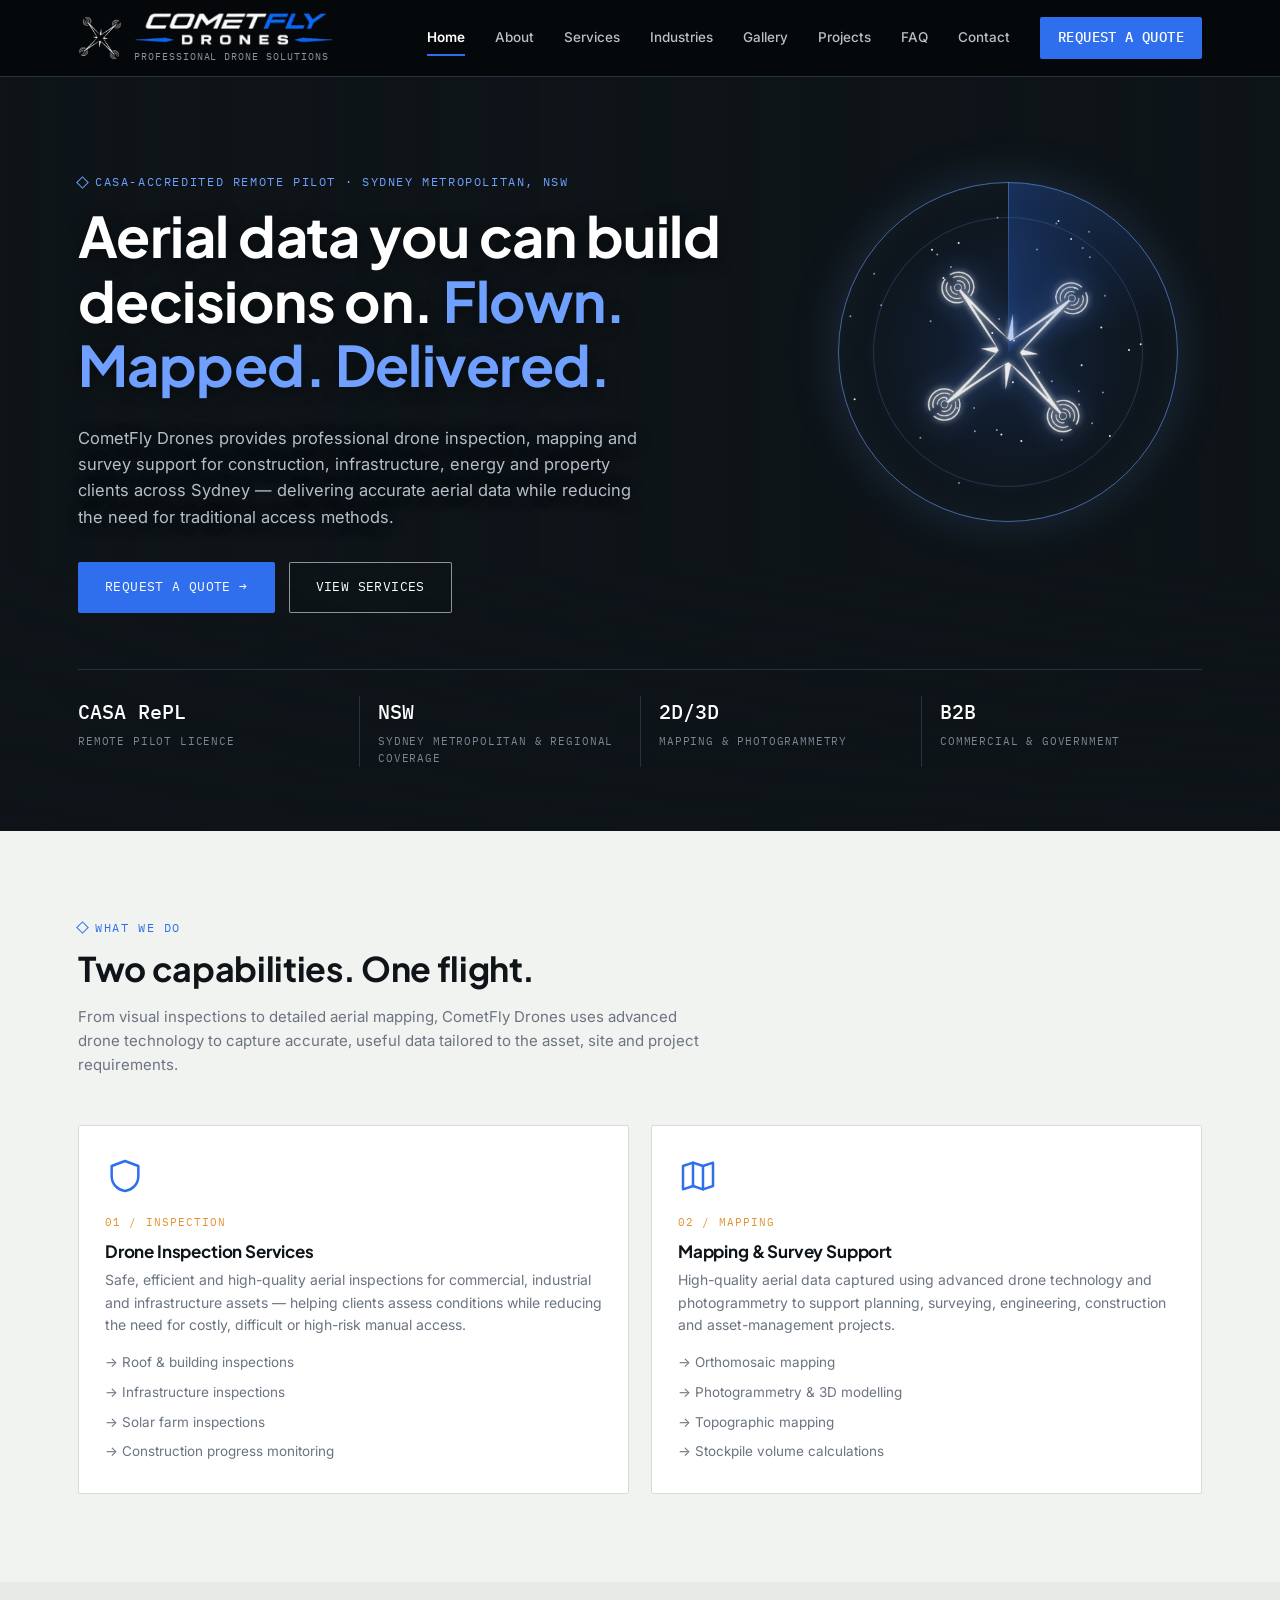
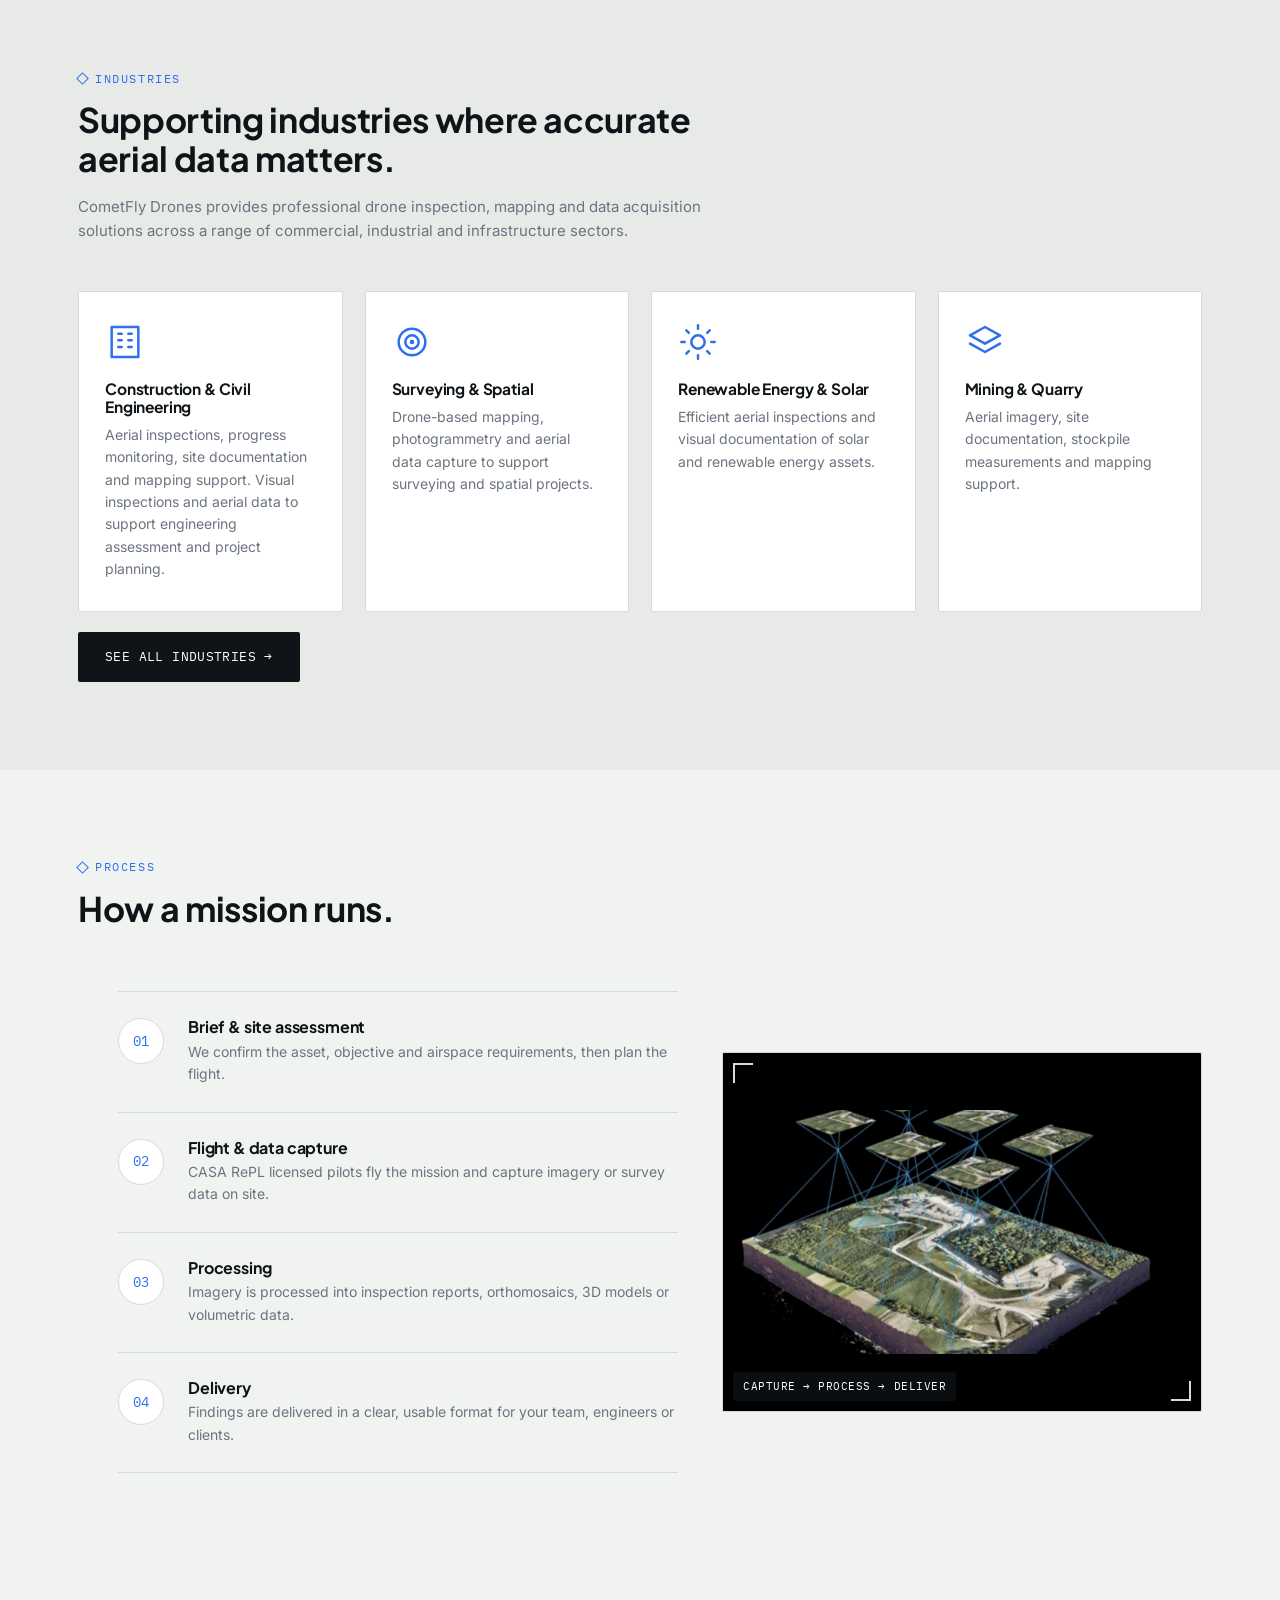
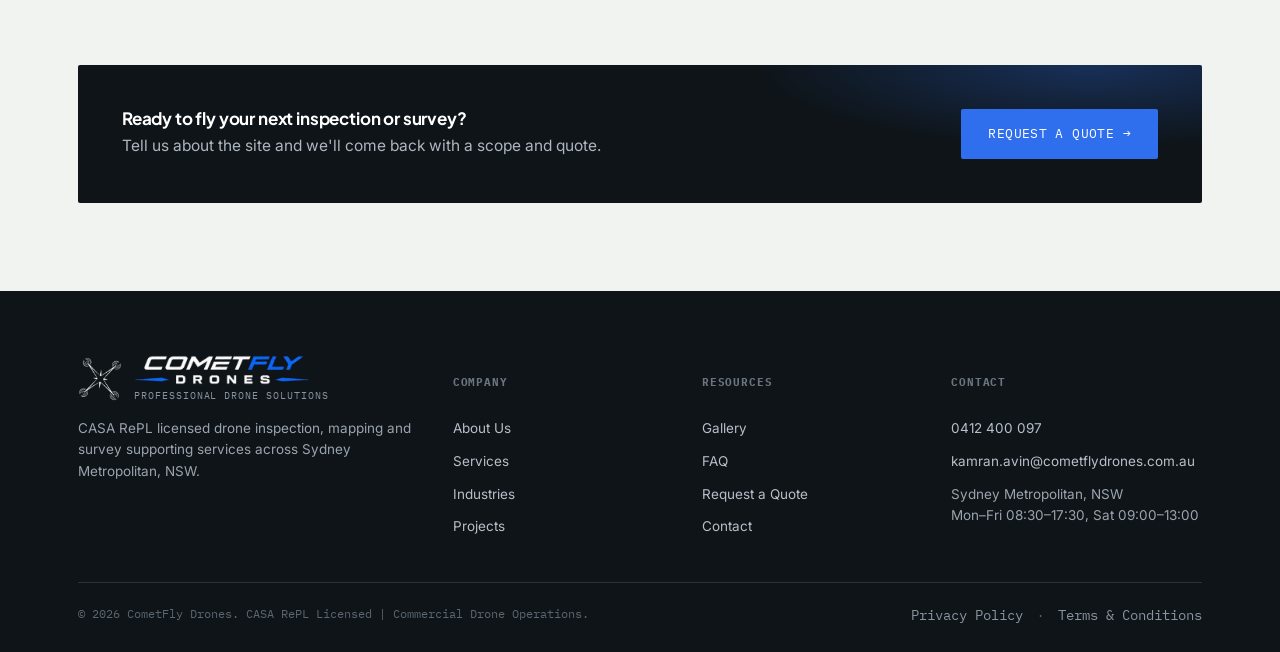
<file: index.html>
<!DOCTYPE html>
<html lang="en">
<head>
<meta charset="UTF-8">
<meta name="viewport" content="width=device-width, initial-scale=1.0">
<title>CometFly Drones | Professional Drone Solutions — Sydney</title>
<meta name="description" content="CometFly Drones — CASA RePL licensed drone inspection, mapping and survey services across Sydney Metropolitan, NSW.">
<link rel="icon" type="image/png" href="logo-mark.png">
<link rel="stylesheet" href="styles.css?v=4">
</head>
<body>
<header class="site-header">
  <div class="nav">
    <a href="index.html" class="brand" aria-label="CometFly Drones — home">
      <img src="logo-mark-white.png" alt="" class="brand-mark-img" width="44" height="44">
      <span class="brand-lockup">
        <img src="logo-wordmark.png" alt="CometFly Drones" class="brand-wordmark" width="904" height="154">
        <span class="brand-sub">Professional Drone Solutions</span>
      </span>
    </a>
    <nav class="nav-links">
      <a class="active" href="index.html">Home</a>
<a class="" href="about.html">About</a>
<a class="" href="services.html">Services</a>
<a class="" href="industries.html">Industries</a>
<a class="" href="gallery.html">Gallery</a>
<a class="" href="projects.html">Projects</a>
<a class="" href="faq.html">FAQ</a>
<a class="" href="contact.html">Contact</a>

      <a class="nav-cta" href="quote.html">Request a Quote</a>
    </nav>
    <button type="button" class="nav-toggle" aria-label="Menu" aria-expanded="false">☰</button>
  </div>
</header>

<section class="hero">
  <div class="hero-photo hero-slides"><img src="construction-progress-1.jpg" alt="CometFly Drones aerial construction site inspection" fetchpriority="high"><img src="roof-inspection.jpg" alt="Drone roof inspection" loading="eager" aria-hidden="true"><img src="solar-farm-inspection.jpg" alt="Solar farm drone inspection" loading="eager" aria-hidden="true"><img src="3d-model-building.jpg" alt="3D building model from drone photogrammetry" loading="eager" aria-hidden="true"><img src="substation-infrastructure.jpg" alt="Infrastructure drone inspection" loading="eager" aria-hidden="true"></div>
  <div class="scan-galaxy"></div>
  <div class="scan-drone"></div>
  <div class="scan-ring"></div>
  <div class="scan-sweep"></div>
  <div class="wrap">
    <div class="eyebrow">CASA-Accredited Remote Pilot · Sydney Metropolitan, NSW</div>
    <h1>Aerial data you can build decisions on. <em>Flown. Mapped. Delivered.</em></h1>
    <p class="lead">CometFly Drones provides professional drone inspection, mapping and survey support for construction, infrastructure, energy and property clients across Sydney — delivering accurate aerial data while reducing the need for traditional access methods.</p>
    <div class="hero-actions">
      <a href="quote.html" class="btn btn-primary">Request a Quote →</a>
      <a href="services.html" class="btn btn-ghost">View Services</a>
    </div>
    <div class="telemetry-strip">
      <div><div class="tval">CASA RePL</div><div class="tlabel">Remote Pilot Licence</div></div>
      <div><div class="tval">NSW</div><div class="tlabel">Sydney Metropolitan &amp; Regional Coverage</div></div>
      <div><div class="tval">2D/3D</div><div class="tlabel">Mapping &amp; Photogrammetry</div></div>
      <div><div class="tval">B2B</div><div class="tlabel">Commercial &amp; Government</div></div>
    </div>
  </div>
</section>

<section>
  <div class="wrap">
    <div class="section-head reveal">
      <div class="eyebrow">What We Do</div>
      <h2>Two capabilities. One flight.</h2>
      <p>From visual inspections to detailed aerial mapping, CometFly Drones uses advanced drone technology to capture accurate, useful data tailored to the asset, site and project requirements.</p>
    </div>
    <div class="grid grid-2">
      <div class="card reveal">
        <div class="card-icon"><svg viewBox="0 0 24 24" fill="none" stroke-width="1.5" stroke-linecap="round" stroke-linejoin="round"><path d="M12 3 4 6v6c0 5 3.5 8.2 8 9 4.5-.8 8-4 8-9V6l-8-3Z"/></svg></div>
        <div class="num">01 / INSPECTION</div>
        <h3>Drone Inspection Services</h3>
        <p>Safe, efficient and high-quality aerial inspections for commercial, industrial and infrastructure assets — helping clients assess conditions while reducing the need for costly, difficult or high-risk manual access.</p>
        <ul style="margin-top:16px; display:flex; flex-direction:column; gap:8px;">
          <li style="font-size:13.5px; color:var(--grey);">→ Roof &amp; building inspections</li>
          <li style="font-size:13.5px; color:var(--grey);">→ Infrastructure inspections</li>
          <li style="font-size:13.5px; color:var(--grey);">→ Solar farm inspections</li>
          <li style="font-size:13.5px; color:var(--grey);">→ Construction progress monitoring</li>
        </ul>
      </div>
      <div class="card reveal">
        <div class="card-icon"><svg viewBox="0 0 24 24" fill="none" stroke-width="1.5" stroke-linecap="round" stroke-linejoin="round"><path d="M9 4 3 6v14l6-2 6 2 6-2V4l-6 2-6-2Z"/><path d="M9 4v14M15 6v14"/></svg></div>
        <div class="num">02 / MAPPING</div>
        <h3>Mapping &amp; Survey Support</h3>
        <p>High-quality aerial data captured using advanced drone technology and photogrammetry to support planning, surveying, engineering, construction and asset-management projects.</p>
        <ul style="margin-top:16px; display:flex; flex-direction:column; gap:8px;">
          <li style="font-size:13.5px; color:var(--grey);">→ Orthomosaic mapping</li>
          <li style="font-size:13.5px; color:var(--grey);">→ Photogrammetry &amp; 3D modelling</li>
          <li style="font-size:13.5px; color:var(--grey);">→ Topographic mapping</li>
          <li style="font-size:13.5px; color:var(--grey);">→ Stockpile volume calculations</li>
        </ul>
      </div>
    </div>
  </div>
</section>

<section class="section-alt">
  <div class="wrap">
    <div class="section-head reveal">
      <div class="eyebrow">Industries</div>
      <h2>Supporting industries where accurate aerial data matters.</h2>
      <p>CometFly Drones provides professional drone inspection, mapping and data acquisition solutions across a range of commercial, industrial and infrastructure sectors.</p>
    </div>
    <div class="grid grid-4">
      <div class="card reveal"><div class="card-icon"><svg viewBox="0 0 24 24" fill="none" stroke-width="1.5" stroke-linecap="round" stroke-linejoin="round"><rect x="4" y="3" width="16" height="18"/><path d="M8 7h2M14 7h2M8 11h2M14 11h2M8 15h2M14 15h2"/></svg></div><h3 style="font-size:15.5px;">Construction &amp; Civil Engineering</h3><p style="margin-top:8px;">Aerial inspections, progress monitoring, site documentation and mapping support. Visual inspections and aerial data to support engineering assessment and project planning.</p></div>
      <div class="card reveal"><div class="card-icon"><svg viewBox="0 0 24 24" fill="none" stroke-width="1.5"><circle cx="12" cy="12" r="8"/><circle cx="12" cy="12" r="4"/><circle cx="12" cy="12" r=".6" fill="currentColor"/></svg></div><h3 style="font-size:15.5px;">Surveying &amp; Spatial</h3><p style="margin-top:8px;">Drone-based mapping, photogrammetry and aerial data capture to support surveying and spatial projects.</p></div>
      <div class="card reveal"><div class="card-icon"><svg viewBox="0 0 24 24" fill="none" stroke-width="1.5" stroke-linecap="round"><circle cx="12" cy="12" r="4"/><path d="M12 2v2M12 20v2M4 12H2M22 12h-2M5 5l1.5 1.5M17.5 17.5 19 19M5 19l1.5-1.5M17.5 6.5 19 5"/></svg></div><h3 style="font-size:15.5px;">Renewable Energy &amp; Solar</h3><p style="margin-top:8px;">Efficient aerial inspections and visual documentation of solar and renewable energy assets.</p></div>
      <div class="card reveal"><div class="card-icon"><svg viewBox="0 0 24 24" fill="none" stroke-width="1.5" stroke-linecap="round" stroke-linejoin="round"><path d="m12 3 9 5-9 5-9-5 9-5Z"/><path d="m3 13 9 5 9-5"/></svg></div><h3 style="font-size:15.5px;">Mining &amp; Quarry</h3><p style="margin-top:8px;">Aerial imagery, site documentation, stockpile measurements and mapping support.</p></div>
    </div>
    <div style="margin-top:20px;"><a href="industries.html" class="btn btn-dark">See all industries →</a></div>
  </div>
</section>

<section>
  <div class="wrap">
    <div class="section-head reveal">
      <div class="eyebrow">Process</div>
      <h2>How a mission runs.</h2>
    </div>
    <div class="process-wrap">
    <ol class="process reveal">
      <li><div><h4>Brief &amp; site assessment</h4><p>We confirm the asset, objective and airspace requirements, then plan the flight.</p></div></li>
      <li><div><h4>Flight &amp; data capture</h4><p>CASA RePL licensed pilots fly the mission and capture imagery or survey data on site.</p></div></li>
      <li><div><h4>Processing</h4><p>Imagery is processed into inspection reports, orthomosaics, 3D models or volumetric data.</p></div></li>
      <li><div><h4>Delivery</h4><p>Findings are delivered in a clear, usable format for your team, engineers or clients.</p></div></li>
    </ol>
    <div class="reveal ph-img process-img"><img src="process-photogrammetry.jpg" alt="Drone photogrammetry: overlapping aerial images processed into a 3D site model"><div class="ph-tag">Capture &rarr; process &rarr; deliver</div></div>
    </div>
  </div>
</section>

<section>
  <div class="wrap">
    <div class="cta-band reveal">
      <div>
        <h3>Ready to fly your next inspection or survey?</h3>
        <p>Tell us about the site and we'll come back with a scope and quote.</p>
      </div>
      <a href="quote.html" class="btn btn-primary">Request a Quote →</a>
    </div>
  </div>
</section>
<footer class="site-footer">
  <div class="wrap">
    <div class="footer-grid">
      <div class="footer-brand">
        <a href="index.html" class="brand" aria-label="CometFly Drones — home">
          <img src="logo-mark-white.png" alt="" class="brand-mark-img" width="44" height="44">
          <span class="brand-lockup">
            <img src="logo-wordmark.png" alt="CometFly Drones" class="brand-wordmark" width="904" height="154">
            <span class="brand-sub">Professional Drone Solutions</span>
          </span>
        </a>
        <p>CASA RePL licensed drone inspection, mapping and survey supporting services across Sydney Metropolitan, NSW.</p>
      </div>
      <div>
        <h5>Company</h5>
        <a href="about.html">About Us</a>
        <a href="services.html">Services</a>
        <a href="industries.html">Industries</a>
        <a href="projects.html">Projects</a>
      </div>
      <div>
        <h5>Resources</h5>
        <a href="gallery.html">Gallery</a>
        <a href="faq.html">FAQ</a>
        <a href="quote.html">Request a Quote</a>
        <a href="contact.html">Contact</a>
      </div>
      <div>
        <h5>Contact</h5>
        <a href="tel:0412400097">0412 400 097</a>
        <a href="mailto:kamran.avin@cometflydrones.com.au">kamran.avin@cometflydrones.com.au</a>
        <p style="margin-bottom:0;">Sydney Metropolitan, NSW<br>Mon–Fri 08:30–17:30, Sat 09:00–13:00</p>
      </div>
    </div>
    <div class="footer-bottom">
      <span>© 2026 CometFly Drones. CASA RePL Licensed | Commercial Drone Operations.</span>
      <span><a href="privacy.html">Privacy Policy</a> &nbsp;·&nbsp; <a href="terms.html">Terms &amp; Conditions</a></span>
    </div>
  </div>
</footer>
<script src="script.js?v=4"></script>
</body>
</html>
</file>
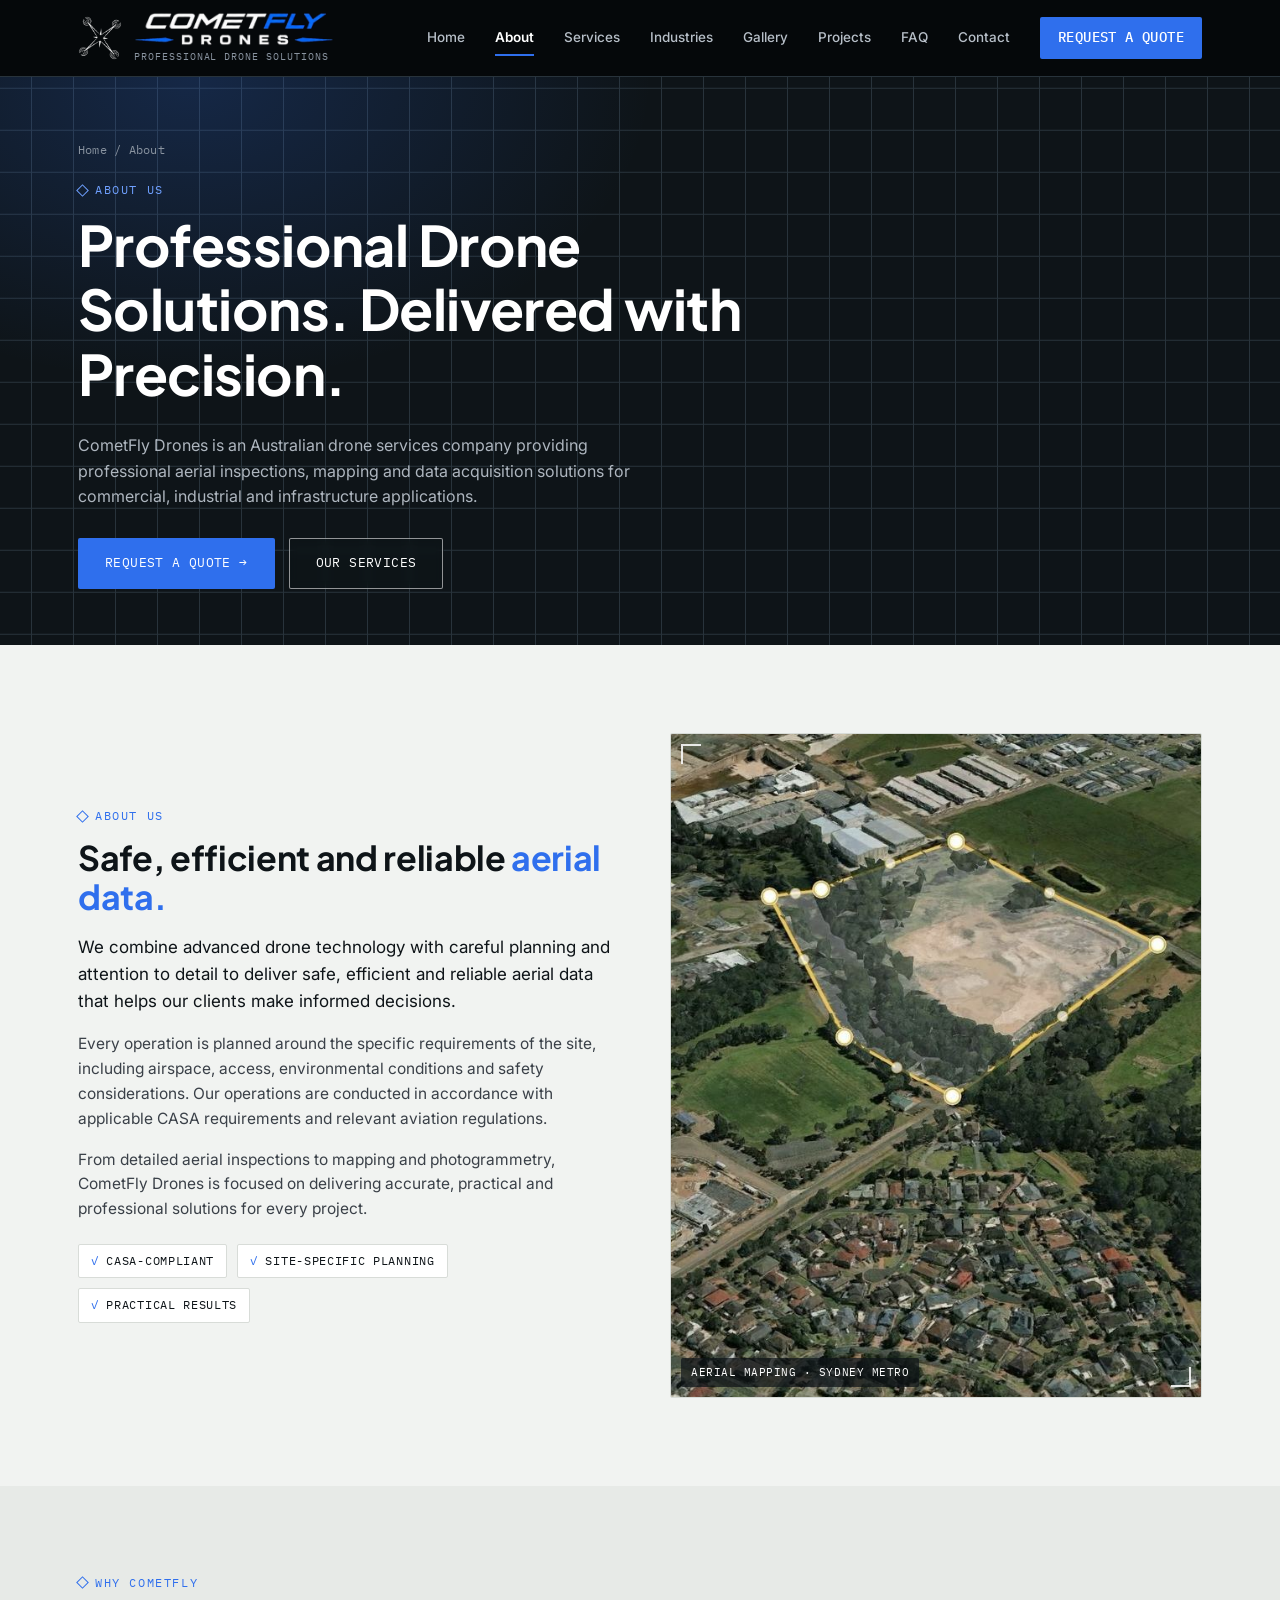
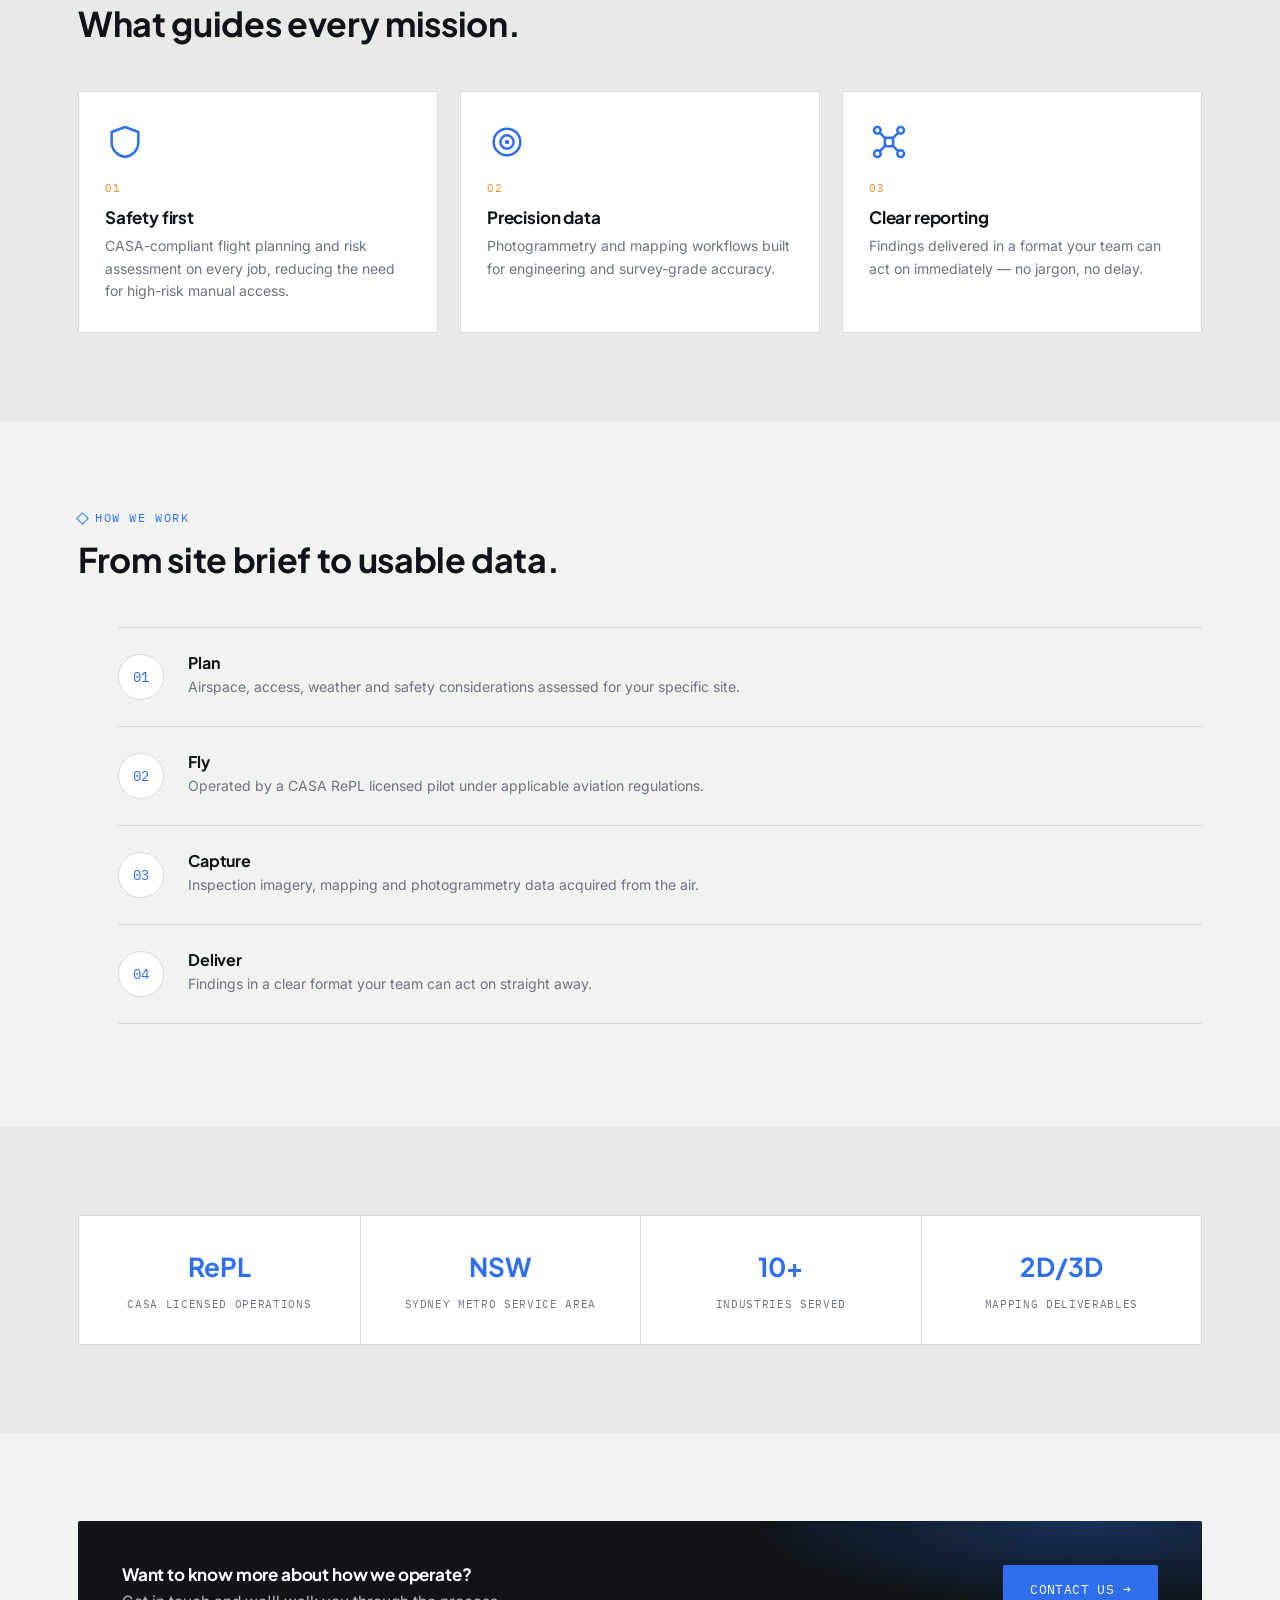
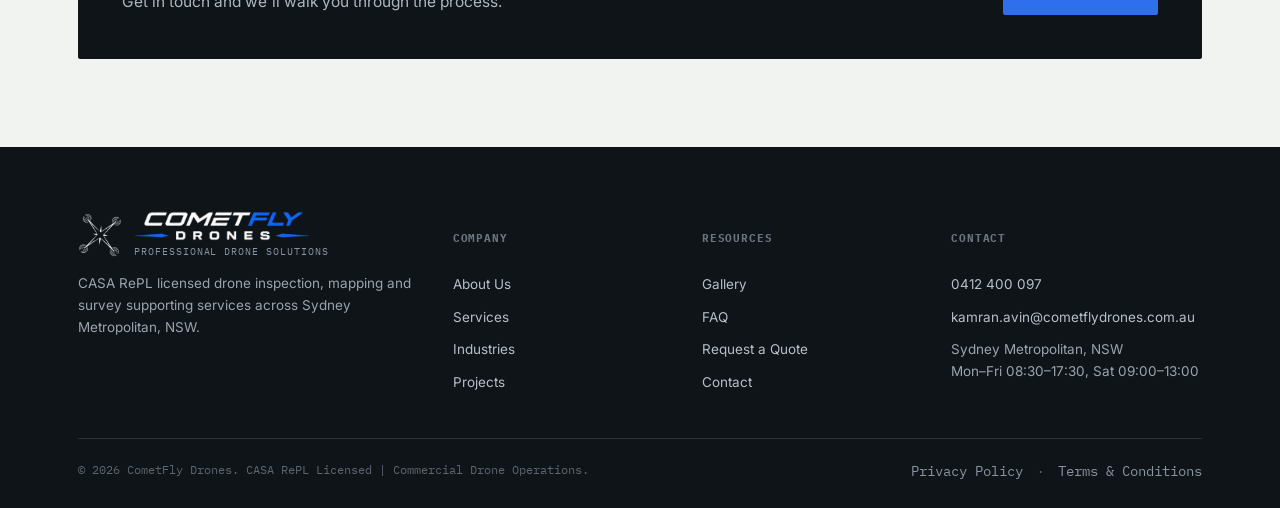
<file: about.html>
<!DOCTYPE html>
<html lang="en">
<head>
<meta charset="UTF-8">
<meta name="viewport" content="width=device-width, initial-scale=1.0">
<title>About Us | CometFly Drones</title>
<meta name="description" content="CometFly Drones — CASA RePL licensed drone inspection, mapping and survey services across Sydney Metropolitan, NSW.">
<link rel="icon" type="image/png" href="logo-mark.png">
<link rel="stylesheet" href="styles.css?v=4">
</head>
<body>
<header class="site-header">
  <div class="nav">
    <a href="index.html" class="brand" aria-label="CometFly Drones — home">
      <img src="logo-mark-white.png" alt="" class="brand-mark-img" width="44" height="44">
      <span class="brand-lockup">
        <img src="logo-wordmark.png" alt="CometFly Drones" class="brand-wordmark" width="904" height="154">
        <span class="brand-sub">Professional Drone Solutions</span>
      </span>
    </a>
    <nav class="nav-links">
      <a class="" href="index.html">Home</a>
<a class="active" href="about.html">About</a>
<a class="" href="services.html">Services</a>
<a class="" href="industries.html">Industries</a>
<a class="" href="gallery.html">Gallery</a>
<a class="" href="projects.html">Projects</a>
<a class="" href="faq.html">FAQ</a>
<a class="" href="contact.html">Contact</a>

      <a class="nav-cta" href="quote.html">Request a Quote</a>
    </nav>
    <button type="button" class="nav-toggle" aria-label="Menu" aria-expanded="false">☰</button>
  </div>
</header>

<section class="page-hero">
  <div class="wrap">
    <div class="crumbs"><a href="index.html">Home</a> / About</div>
    <div class="eyebrow">About Us</div>
    <h1>Professional Drone Solutions. Delivered with Precision.</h1>
    <p>CometFly Drones is an Australian drone services company providing professional aerial inspections, mapping and data acquisition solutions for commercial, industrial and infrastructure applications.</p>
    <div class="hero-actions"><a href="quote.html" class="btn btn-primary">Request a Quote →</a><a href="services.html" class="btn btn-ghost">Our Services</a></div>
  </div>
</section>

<section>
  <div class="wrap">
    <div class="grid grid-2" style="align-items:center; gap:60px;">
      <div class="reveal">
        <div class="eyebrow">About Us</div>
        <h2 style="margin-bottom:18px;">Safe, efficient and reliable <em class="accent">aerial data.</em></h2>
        <p class="lead-dark">We combine advanced drone technology with careful planning and attention to detail to deliver safe, efficient and reliable aerial data that helps our clients make informed decisions.</p>
        <p style="margin-top:16px;">Every operation is planned around the specific requirements of the site, including airspace, access, environmental conditions and safety considerations. Our operations are conducted in accordance with applicable CASA requirements and relevant aviation regulations.</p>
        <p style="margin-top:16px;">From detailed aerial inspections to mapping and photogrammetry, CometFly Drones is focused on delivering accurate, practical and professional solutions for every project.</p>
        <div class="ticks"><span>CASA-compliant</span><span>Site-specific planning</span><span>Practical results</span></div>
      </div>
      <div class="reveal ph-img" style="aspect-ratio:4/5;"><img src="about-aerial-mapping.jpg" alt="CometFly Drones aerial mapping with survey boundary overlay"><div class="ph-tag">Aerial mapping &middot; Sydney Metro</div></div>
    </div>
  </div>
</section>

<section class="section-alt">
  <div class="wrap">
    <div class="section-head reveal">
      <div class="eyebrow">Why CometFly</div>
      <h2>What guides every mission.</h2>
    </div>
    <div class="grid grid-3">
      <div class="card reveal"><div class="card-icon"><svg viewBox="0 0 24 24" fill="none" stroke-width="1.5" stroke-linecap="round" stroke-linejoin="round"><path d="M12 3 4 6v6c0 5 3.5 8.2 8 9 4.5-.8 8-4 8-9V6l-8-3Z"/></svg></div><div class="num">01</div><h3>Safety first</h3><p>CASA-compliant flight planning and risk assessment on every job, reducing the need for high-risk manual access.</p></div>
      <div class="card reveal"><div class="card-icon"><svg viewBox="0 0 24 24" fill="none" stroke-width="1.5"><circle cx="12" cy="12" r="8"/><circle cx="12" cy="12" r="4"/><circle cx="12" cy="12" r=".6" fill="currentColor"/></svg></div><div class="num">02</div><h3>Precision data</h3><p>Photogrammetry and mapping workflows built for engineering and survey-grade accuracy.</p></div>
      <div class="card reveal"><div class="card-icon"><svg viewBox="0 0 24 24" fill="none" stroke-width="1.5" stroke-linecap="round" stroke-linejoin="round"><circle cx="5" cy="5" r="2"/><circle cx="19" cy="5" r="2"/><circle cx="5" cy="19" r="2"/><circle cx="19" cy="19" r="2"/><path d="M6.5 6.5 10 10M17.5 6.5 14 10M6.5 17.5 10 14M17.5 17.5 14 14"/><rect x="9.5" y="9.5" width="5" height="5" rx="1"/></svg></div><div class="num">03</div><h3>Clear reporting</h3><p>Findings delivered in a format your team can act on immediately — no jargon, no delay.</p></div>
    </div>
  </div>
</section>

<section>
  <div class="wrap">
    <div class="section-head reveal">
      <div class="eyebrow">How we work</div>
      <h2>From site brief to usable data.</h2>
    </div>
    <ol class="process reveal">
      <li><div><h4>Plan</h4><p>Airspace, access, weather and safety considerations assessed for your specific site.</p></div></li>
      <li><div><h4>Fly</h4><p>Operated by a CASA RePL licensed pilot under applicable aviation regulations.</p></div></li>
      <li><div><h4>Capture</h4><p>Inspection imagery, mapping and photogrammetry data acquired from the air.</p></div></li>
      <li><div><h4>Deliver</h4><p>Findings in a clear format your team can act on straight away.</p></div></li>
    </ol>
  </div>
</section>

<section class="section-alt">
  <div class="wrap">
    <div class="stats reveal">
      <div class="stat"><b>RePL</b><span>CASA Licensed Operations</span></div>
      <div class="stat"><b>NSW</b><span>Sydney Metro Service Area</span></div>
      <div class="stat"><b>10+</b><span>Industries Served</span></div>
      <div class="stat"><b>2D/3D</b><span>Mapping Deliverables</span></div>
    </div>
  </div>
</section>

<section>
  <div class="wrap">
    <div class="cta-band reveal">
      <div><h3>Want to know more about how we operate?</h3><p>Get in touch and we'll walk you through the process.</p></div>
      <a href="contact.html" class="btn btn-primary">Contact Us →</a>
    </div>
  </div>
</section>
<footer class="site-footer">
  <div class="wrap">
    <div class="footer-grid">
      <div class="footer-brand">
        <a href="index.html" class="brand" aria-label="CometFly Drones — home">
          <img src="logo-mark-white.png" alt="" class="brand-mark-img" width="44" height="44">
          <span class="brand-lockup">
            <img src="logo-wordmark.png" alt="CometFly Drones" class="brand-wordmark" width="904" height="154">
            <span class="brand-sub">Professional Drone Solutions</span>
          </span>
        </a>
        <p>CASA RePL licensed drone inspection, mapping and survey supporting services across Sydney Metropolitan, NSW.</p>
      </div>
      <div>
        <h5>Company</h5>
        <a href="about.html">About Us</a>
        <a href="services.html">Services</a>
        <a href="industries.html">Industries</a>
        <a href="projects.html">Projects</a>
      </div>
      <div>
        <h5>Resources</h5>
        <a href="gallery.html">Gallery</a>
        <a href="faq.html">FAQ</a>
        <a href="quote.html">Request a Quote</a>
        <a href="contact.html">Contact</a>
      </div>
      <div>
        <h5>Contact</h5>
        <a href="tel:0412400097">0412 400 097</a>
        <a href="mailto:kamran.avin@cometflydrones.com.au">kamran.avin@cometflydrones.com.au</a>
        <p style="margin-bottom:0;">Sydney Metropolitan, NSW<br>Mon–Fri 08:30–17:30, Sat 09:00–13:00</p>
      </div>
    </div>
    <div class="footer-bottom">
      <span>© 2026 CometFly Drones. CASA RePL Licensed | Commercial Drone Operations.</span>
      <span><a href="privacy.html">Privacy Policy</a> &nbsp;·&nbsp; <a href="terms.html">Terms &amp; Conditions</a></span>
    </div>
  </div>
</footer>
<script src="script.js?v=4"></script>
</body>
</html>
</file>
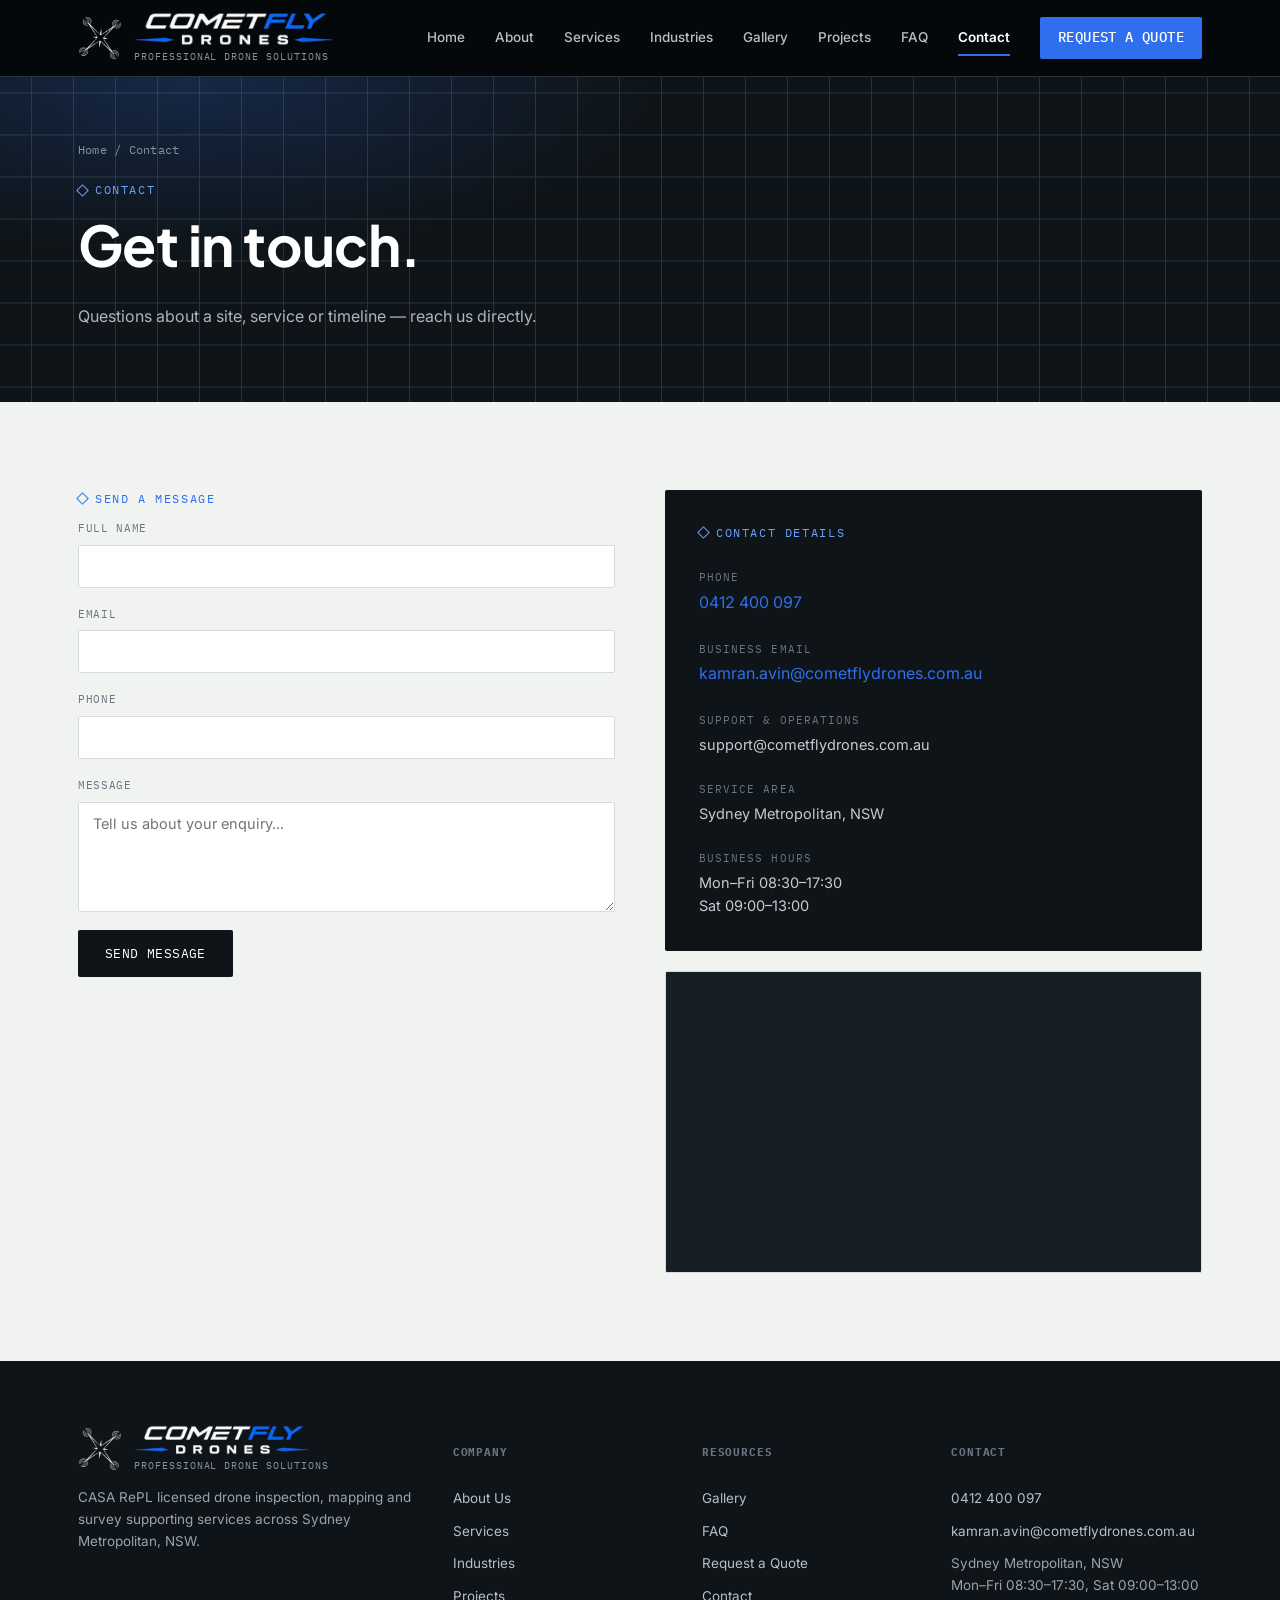
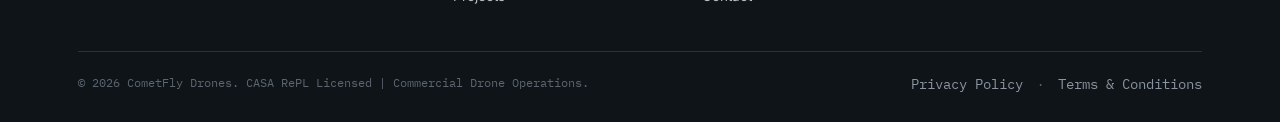
<file: contact.html>
<!DOCTYPE html>
<html lang="en">
<head>
<meta charset="UTF-8">
<meta name="viewport" content="width=device-width, initial-scale=1.0">
<title>Contact | CometFly Drones</title>
<meta name="description" content="CometFly Drones — CASA RePL licensed drone inspection, mapping and survey services across Sydney Metropolitan, NSW.">
<link rel="icon" type="image/png" href="logo-mark.png">
<link rel="stylesheet" href="styles.css?v=4">
</head>
<body>
<header class="site-header">
  <div class="nav">
    <a href="index.html" class="brand" aria-label="CometFly Drones — home">
      <img src="logo-mark-white.png" alt="" class="brand-mark-img" width="44" height="44">
      <span class="brand-lockup">
        <img src="logo-wordmark.png" alt="CometFly Drones" class="brand-wordmark" width="904" height="154">
        <span class="brand-sub">Professional Drone Solutions</span>
      </span>
    </a>
    <nav class="nav-links">
      <a class="" href="index.html">Home</a>
<a class="" href="about.html">About</a>
<a class="" href="services.html">Services</a>
<a class="" href="industries.html">Industries</a>
<a class="" href="gallery.html">Gallery</a>
<a class="" href="projects.html">Projects</a>
<a class="" href="faq.html">FAQ</a>
<a class="active" href="contact.html">Contact</a>

      <a class="nav-cta" href="quote.html">Request a Quote</a>
    </nav>
    <button type="button" class="nav-toggle" aria-label="Menu" aria-expanded="false">☰</button>
  </div>
</header>

<section class="page-hero">
  <div class="wrap">
    <div class="crumbs"><a href="index.html">Home</a> / Contact</div>
    <div class="eyebrow">Contact</div>
    <h1>Get in touch.</h1>
    <p>Questions about a site, service or timeline — reach us directly.</p>
  </div>
</section>

<section>
  <div class="wrap">
    <div class="grid grid-2" style="gap:50px; align-items:start;">
      <div class="reveal">
        <div class="eyebrow">Send a message</div>
        <form id="contact-form" data-subject="New website enquiry — CometFly Drones">
          <input type="text" name="_honey" class="hp" tabindex="-1" autocomplete="off" aria-hidden="true">
          <div class="field"><label>Full name</label><input type="text" name="name" autocomplete="name" required></div>
          <div class="field"><label>Email</label><input type="email" name="email" autocomplete="email" required></div>
          <div class="field"><label>Phone</label><input type="tel" name="phone" autocomplete="tel"></div>
          <div class="field"><label>Message</label><textarea name="message" required placeholder="Tell us about your enquiry..."></textarea></div>
          <button type="submit" class="btn btn-dark">Send Message</button>
        </form>
      </div>
      <div class="reveal">
        <div class="dark-card">
          <div class="eyebrow" style="margin-bottom:22px;">Contact Details</div>
          <div style="display:flex; flex-direction:column; gap:20px;">
            <div><div class="tlabel" style="font-family:var(--font-mono); font-size:10.5px; letter-spacing:.1em; color:var(--grey); text-transform:uppercase;">Phone</div><div style="font-size:16px; margin-top:4px;"><a href="tel:0412400097" style="color:var(--blue);">0412 400 097</a></div></div>
            <div><div class="tlabel" style="font-family:var(--font-mono); font-size:10.5px; letter-spacing:.1em; color:var(--grey); text-transform:uppercase;">Business Email</div><div style="font-size:16px; margin-top:4px;"><a href="mailto:kamran.avin@cometflydrones.com.au" style="color:var(--blue); word-break:break-all;">kamran.avin@cometflydrones.com.au</a></div></div>
            <div><div class="tlabel" style="font-family:var(--font-mono); font-size:10.5px; letter-spacing:.1em; color:var(--grey); text-transform:uppercase;">Support &amp; Operations</div><div style="font-size:14.5px; margin-top:4px; color:#c7cad0;"><a href="mailto:support@cometflydrones.com.au" style="color:#c7cad0;">support@cometflydrones.com.au</a></div></div>
            <div><div class="tlabel" style="font-family:var(--font-mono); font-size:10.5px; letter-spacing:.1em; color:var(--grey); text-transform:uppercase;">Service Area</div><div style="font-size:14.5px; margin-top:4px; color:#c7cad0;">Sydney Metropolitan, NSW</div></div>
            <div><div class="tlabel" style="font-family:var(--font-mono); font-size:10.5px; letter-spacing:.1em; color:var(--grey); text-transform:uppercase;">Business Hours</div><div style="font-size:14.5px; margin-top:4px; color:#c7cad0;">Mon–Fri 08:30–17:30<br>Sat 09:00–13:00</div></div>
          </div>
        </div>
        <div class="reveal map-embed"><iframe title="CometFly Drones service area — Sydney Metropolitan, NSW" src="https://www.google.com/maps?q=Sydney%20NSW%2C%20Australia&amp;z=10&amp;output=embed" loading="lazy" referrerpolicy="no-referrer-when-downgrade" allowfullscreen></iframe></div>
      </div>
    </div>
  </div>
</section>
<footer class="site-footer">
  <div class="wrap">
    <div class="footer-grid">
      <div class="footer-brand">
        <a href="index.html" class="brand" aria-label="CometFly Drones — home">
          <img src="logo-mark-white.png" alt="" class="brand-mark-img" width="44" height="44">
          <span class="brand-lockup">
            <img src="logo-wordmark.png" alt="CometFly Drones" class="brand-wordmark" width="904" height="154">
            <span class="brand-sub">Professional Drone Solutions</span>
          </span>
        </a>
        <p>CASA RePL licensed drone inspection, mapping and survey supporting services across Sydney Metropolitan, NSW.</p>
      </div>
      <div>
        <h5>Company</h5>
        <a href="about.html">About Us</a>
        <a href="services.html">Services</a>
        <a href="industries.html">Industries</a>
        <a href="projects.html">Projects</a>
      </div>
      <div>
        <h5>Resources</h5>
        <a href="gallery.html">Gallery</a>
        <a href="faq.html">FAQ</a>
        <a href="quote.html">Request a Quote</a>
        <a href="contact.html">Contact</a>
      </div>
      <div>
        <h5>Contact</h5>
        <a href="tel:0412400097">0412 400 097</a>
        <a href="mailto:kamran.avin@cometflydrones.com.au">kamran.avin@cometflydrones.com.au</a>
        <p style="margin-bottom:0;">Sydney Metropolitan, NSW<br>Mon–Fri 08:30–17:30, Sat 09:00–13:00</p>
      </div>
    </div>
    <div class="footer-bottom">
      <span>© 2026 CometFly Drones. CASA RePL Licensed | Commercial Drone Operations.</span>
      <span><a href="privacy.html">Privacy Policy</a> &nbsp;·&nbsp; <a href="terms.html">Terms &amp; Conditions</a></span>
    </div>
  </div>
</footer>
<script src="script.js?v=4"></script>
</body>
</html>
</file>
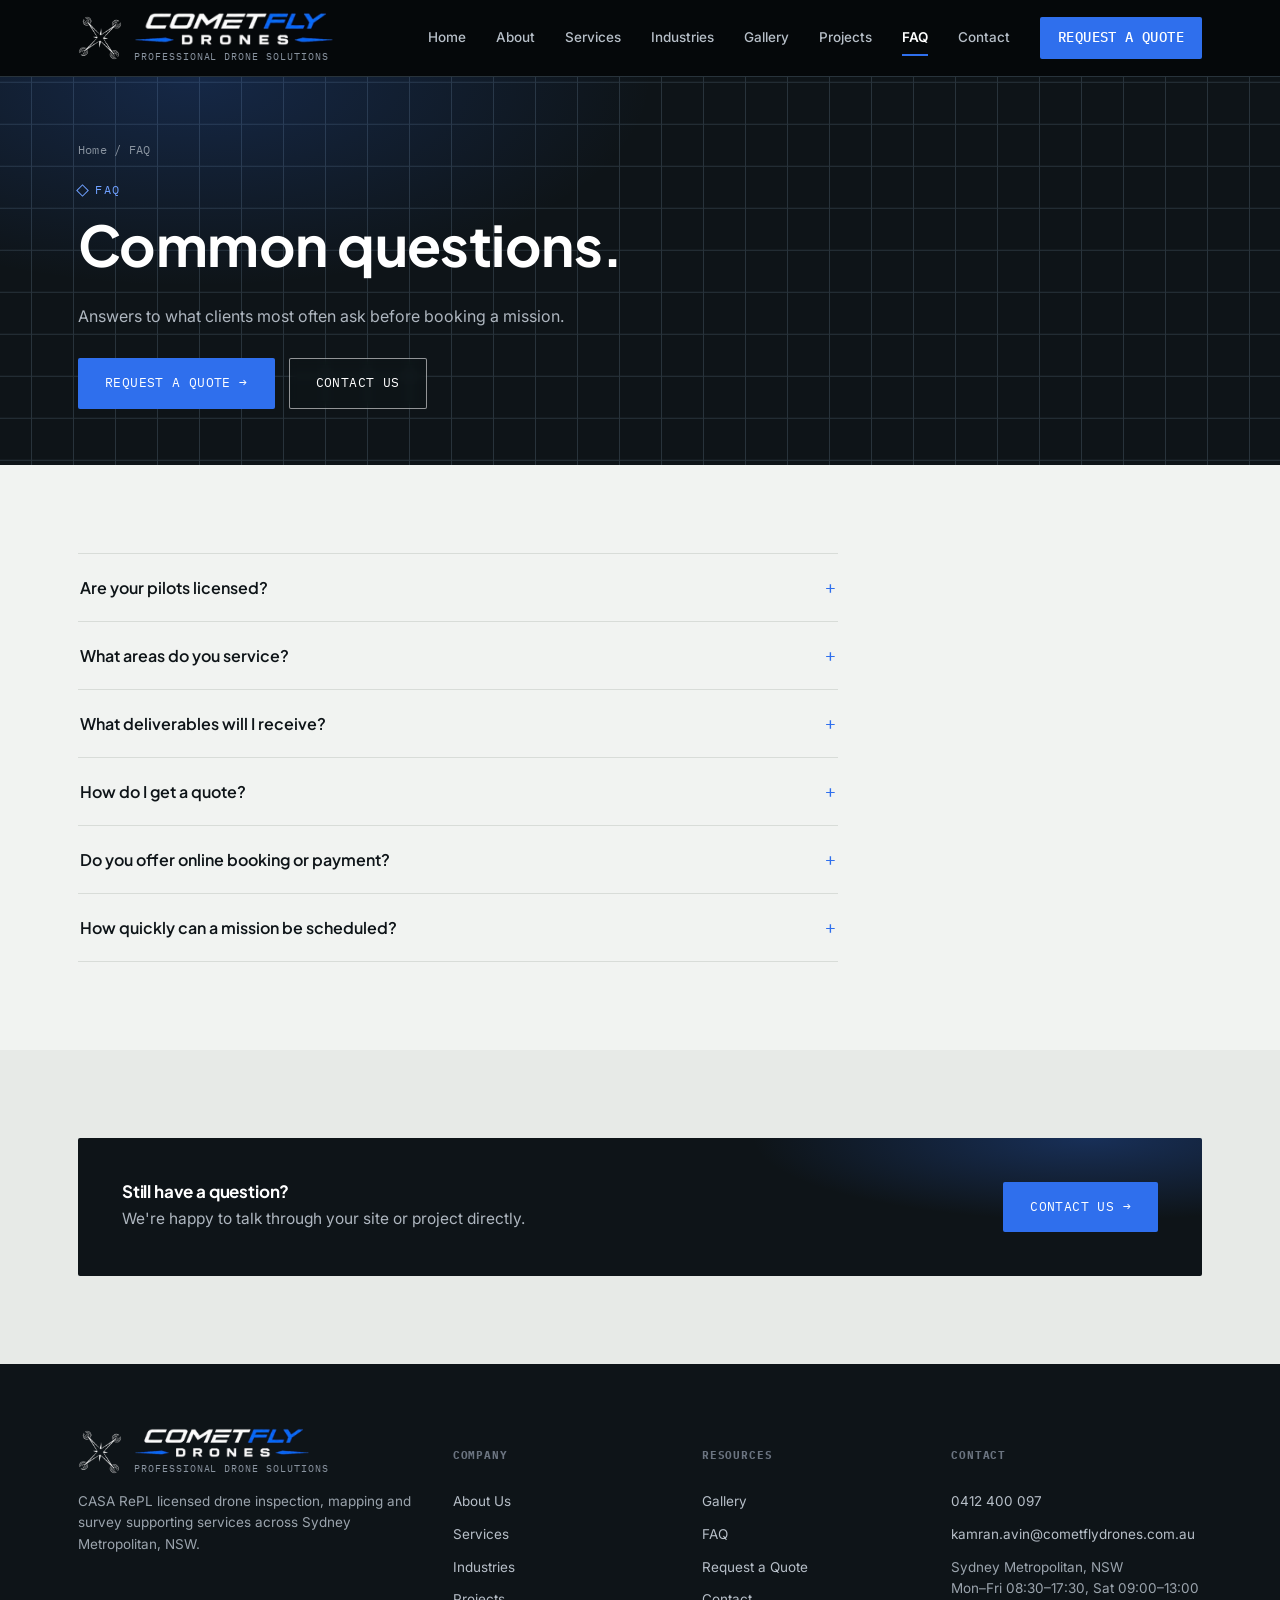
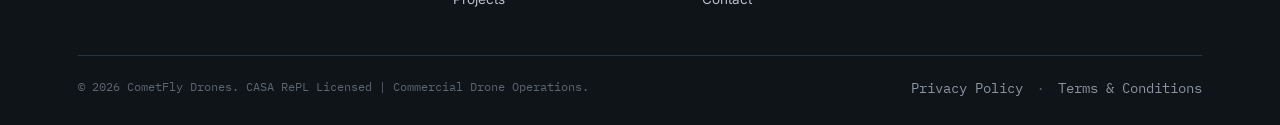
<file: faq.html>
<!DOCTYPE html>
<html lang="en">
<head>
<meta charset="UTF-8">
<meta name="viewport" content="width=device-width, initial-scale=1.0">
<title>FAQ | CometFly Drones</title>
<meta name="description" content="CometFly Drones — CASA RePL licensed drone inspection, mapping and survey services across Sydney Metropolitan, NSW.">
<link rel="icon" type="image/png" href="logo-mark.png">
<link rel="stylesheet" href="styles.css?v=4">
</head>
<body>
<header class="site-header">
  <div class="nav">
    <a href="index.html" class="brand" aria-label="CometFly Drones — home">
      <img src="logo-mark-white.png" alt="" class="brand-mark-img" width="44" height="44">
      <span class="brand-lockup">
        <img src="logo-wordmark.png" alt="CometFly Drones" class="brand-wordmark" width="904" height="154">
        <span class="brand-sub">Professional Drone Solutions</span>
      </span>
    </a>
    <nav class="nav-links">
      <a class="" href="index.html">Home</a>
<a class="" href="about.html">About</a>
<a class="" href="services.html">Services</a>
<a class="" href="industries.html">Industries</a>
<a class="" href="gallery.html">Gallery</a>
<a class="" href="projects.html">Projects</a>
<a class="active" href="faq.html">FAQ</a>
<a class="" href="contact.html">Contact</a>

      <a class="nav-cta" href="quote.html">Request a Quote</a>
    </nav>
    <button type="button" class="nav-toggle" aria-label="Menu" aria-expanded="false">☰</button>
  </div>
</header>

<section class="page-hero">
  <div class="wrap">
    <div class="crumbs"><a href="index.html">Home</a> / FAQ</div>
    <div class="eyebrow">FAQ</div>
    <h1>Common questions.</h1>
    <p>Answers to what clients most often ask before booking a mission.</p>
    <div class="hero-actions"><a href="quote.html" class="btn btn-primary">Request a Quote →</a><a href="contact.html" class="btn btn-ghost">Contact Us</a></div>
  </div>
</section>

<section>
  <div class="wrap">
    <div style="max-width:760px;" class="reveal">
      <div class="faq-item">
      <button class="faq-q">Are your pilots licensed?<span class="plus">+</span></button>
      <div class="faq-a"><p>Yes — all flights are operated by CASA RePL (Remote Pilot Licence) licensed pilots, in line with Australian civil aviation drone regulations.</p></div>
    </div>
    <div class="faq-item">
      <button class="faq-q">What areas do you service?<span class="plus">+</span></button>
      <div class="faq-a"><p>We currently service the Sydney Metropolitan area, NSW. Get in touch if your site is outside this area — we may still be able to help.</p></div>
    </div>
    <div class="faq-item">
      <button class="faq-q">What deliverables will I receive?<span class="plus">+</span></button>
      <div class="faq-a"><p>Depending on the service, deliverables include inspection reports and imagery, orthomosaic maps, 3D models, topographic data, or stockpile volume reports.</p></div>
    </div>
    <div class="faq-item">
      <button class="faq-q">How do I get a quote?<span class="plus">+</span></button>
      <div class="faq-a"><p>Use the Request a Quote page and tell us about the site, service needed and timing. We'll come back with a scope and price.</p></div>
    </div>
    <div class="faq-item">
      <button class="faq-q">Do you offer online booking or payment?<span class="plus">+</span></button>
      <div class="faq-a"><p>Not currently. Missions are booked directly with us once we have reviewed your enquiry or quote request, and payment terms are confirmed with your quote.</p></div>
    </div>
    <div class="faq-item">
      <button class="faq-q">How quickly can a mission be scheduled?<span class="plus">+</span></button>
      <div class="faq-a"><p>Turnaround depends on scope, site access and weather. We'll confirm timing once we understand the brief.</p></div>
    </div>
    
    </div>
  </div>
</section>
<section class="section-alt">
  <div class="wrap">
    <div class="cta-band reveal">
      <div><h3>Still have a question?</h3><p>We're happy to talk through your site or project directly.</p></div>
      <a href="contact.html" class="btn btn-primary">Contact Us →</a>
    </div>
  </div>
</section>
<footer class="site-footer">
  <div class="wrap">
    <div class="footer-grid">
      <div class="footer-brand">
        <a href="index.html" class="brand" aria-label="CometFly Drones — home">
          <img src="logo-mark-white.png" alt="" class="brand-mark-img" width="44" height="44">
          <span class="brand-lockup">
            <img src="logo-wordmark.png" alt="CometFly Drones" class="brand-wordmark" width="904" height="154">
            <span class="brand-sub">Professional Drone Solutions</span>
          </span>
        </a>
        <p>CASA RePL licensed drone inspection, mapping and survey supporting services across Sydney Metropolitan, NSW.</p>
      </div>
      <div>
        <h5>Company</h5>
        <a href="about.html">About Us</a>
        <a href="services.html">Services</a>
        <a href="industries.html">Industries</a>
        <a href="projects.html">Projects</a>
      </div>
      <div>
        <h5>Resources</h5>
        <a href="gallery.html">Gallery</a>
        <a href="faq.html">FAQ</a>
        <a href="quote.html">Request a Quote</a>
        <a href="contact.html">Contact</a>
      </div>
      <div>
        <h5>Contact</h5>
        <a href="tel:0412400097">0412 400 097</a>
        <a href="mailto:kamran.avin@cometflydrones.com.au">kamran.avin@cometflydrones.com.au</a>
        <p style="margin-bottom:0;">Sydney Metropolitan, NSW<br>Mon–Fri 08:30–17:30, Sat 09:00–13:00</p>
      </div>
    </div>
    <div class="footer-bottom">
      <span>© 2026 CometFly Drones. CASA RePL Licensed | Commercial Drone Operations.</span>
      <span><a href="privacy.html">Privacy Policy</a> &nbsp;·&nbsp; <a href="terms.html">Terms &amp; Conditions</a></span>
    </div>
  </div>
</footer>
<script src="script.js?v=4"></script>
</body>
</html>
</file>
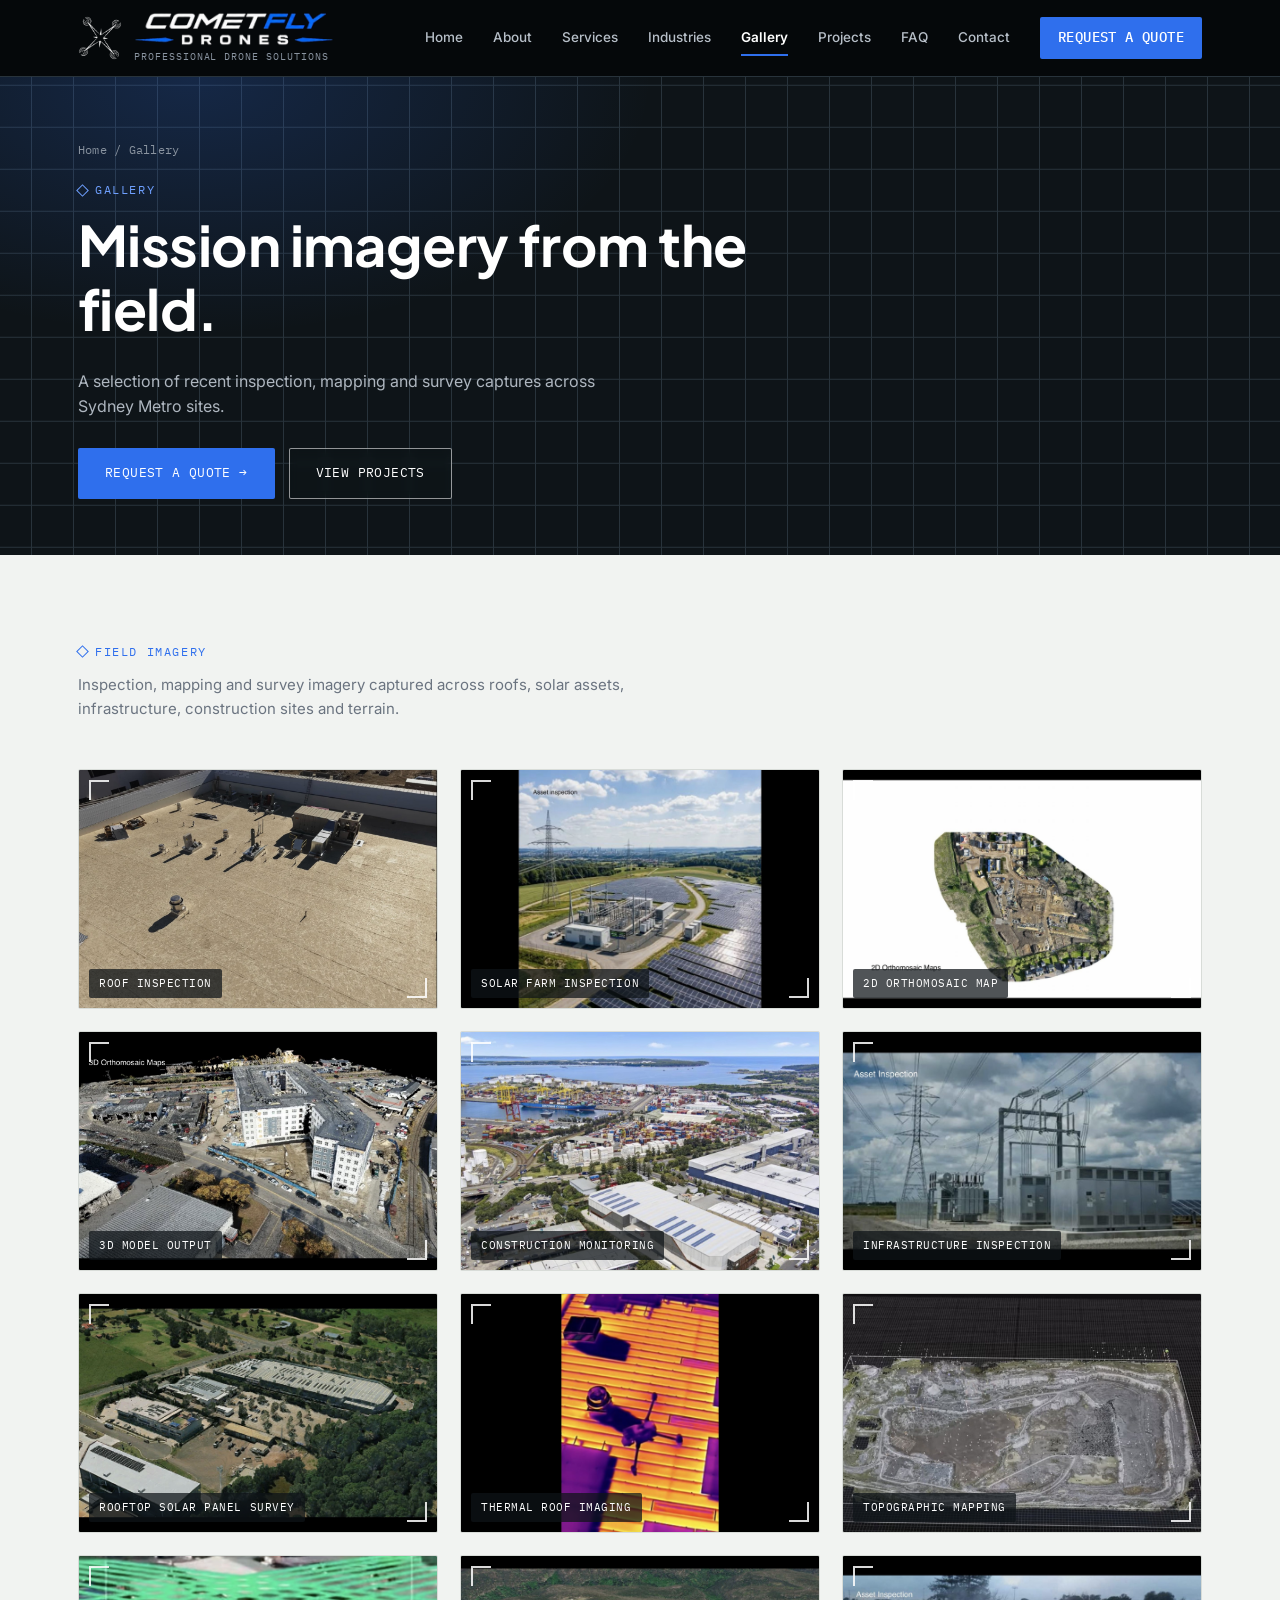
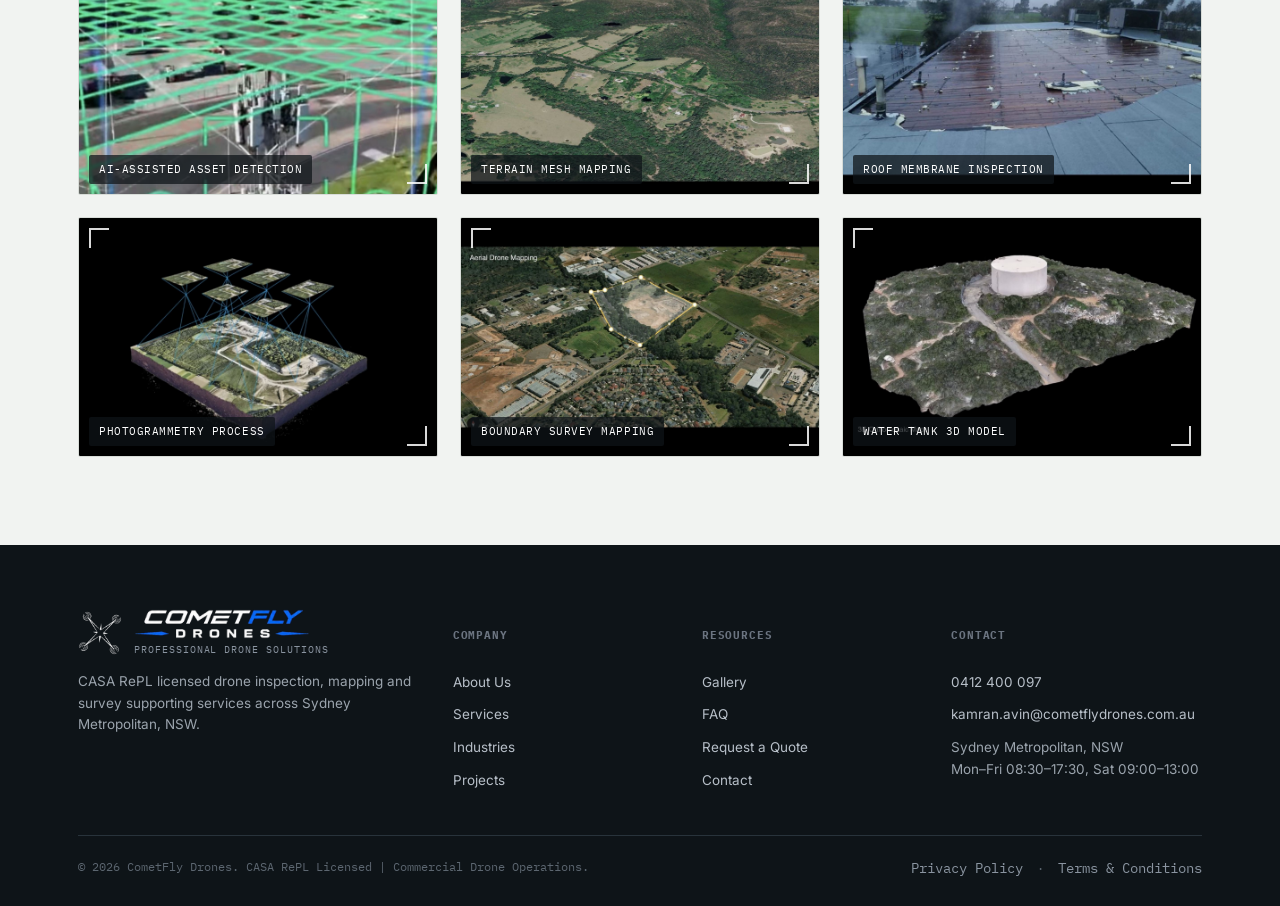
<file: gallery.html>
<!DOCTYPE html>
<html lang="en">
<head>
<meta charset="UTF-8">
<meta name="viewport" content="width=device-width, initial-scale=1.0">
<title>Gallery | CometFly Drones</title>
<meta name="description" content="CometFly Drones — CASA RePL licensed drone inspection, mapping and survey services across Sydney Metropolitan, NSW.">
<link rel="icon" type="image/png" href="logo-mark.png">
<link rel="stylesheet" href="styles.css?v=4">
</head>
<body>
<header class="site-header">
  <div class="nav">
    <a href="index.html" class="brand" aria-label="CometFly Drones — home">
      <img src="logo-mark-white.png" alt="" class="brand-mark-img" width="44" height="44">
      <span class="brand-lockup">
        <img src="logo-wordmark.png" alt="CometFly Drones" class="brand-wordmark" width="904" height="154">
        <span class="brand-sub">Professional Drone Solutions</span>
      </span>
    </a>
    <nav class="nav-links">
      <a class="" href="index.html">Home</a>
<a class="" href="about.html">About</a>
<a class="" href="services.html">Services</a>
<a class="" href="industries.html">Industries</a>
<a class="active" href="gallery.html">Gallery</a>
<a class="" href="projects.html">Projects</a>
<a class="" href="faq.html">FAQ</a>
<a class="" href="contact.html">Contact</a>

      <a class="nav-cta" href="quote.html">Request a Quote</a>
    </nav>
    <button type="button" class="nav-toggle" aria-label="Menu" aria-expanded="false">☰</button>
  </div>
</header>

<section class="page-hero">
  <div class="wrap">
    <div class="crumbs"><a href="index.html">Home</a> / Gallery</div>
    <div class="eyebrow">Gallery</div>
    <h1>Mission imagery from the field.</h1>
    <p>A selection of recent inspection, mapping and survey captures across Sydney Metro sites.</p>
    <div class="hero-actions"><a href="quote.html" class="btn btn-primary">Request a Quote →</a><a href="projects.html" class="btn btn-ghost">View Projects</a></div>
  </div>
</section>

<section>
  <div class="wrap">
    <div class="section-head reveal">
      <div class="eyebrow">Field imagery</div>
      <p>Inspection, mapping and survey imagery captured across roofs, solar assets, infrastructure, construction sites and terrain.</p>
    </div>
    <div class="grid grid-3">
      <div class="reveal ph-img"><img src="roof-inspection.jpg" alt="CometFly Drones — Roof Inspection"><div class="ph-tag">Roof Inspection</div></div><div class="reveal ph-img"><img src="solar-farm-inspection.jpg" alt="CometFly Drones — Solar Farm Inspection"><div class="ph-tag">Solar Farm Inspection</div></div><div class="reveal ph-img"><img src="orthomosaic-2d-map.jpg" alt="CometFly Drones — 2D Orthomosaic Map"><div class="ph-tag">2D Orthomosaic Map</div></div><div class="reveal ph-img"><img src="3d-model-building.jpg" alt="CometFly Drones — 3D Model Output"><div class="ph-tag">3D Model Output</div></div><div class="reveal ph-img"><img src="construction-progress-1.jpg" alt="CometFly Drones — Construction Monitoring"><div class="ph-tag">Construction Monitoring</div></div><div class="reveal ph-img"><img src="substation-infrastructure.jpg" alt="CometFly Drones — Infrastructure Inspection"><div class="ph-tag">Infrastructure Inspection</div></div><div class="reveal ph-img"><img src="rooftop-solar-panels.jpg" alt="CometFly Drones — Rooftop Solar Panel Survey"><div class="ph-tag">Rooftop Solar Panel Survey</div></div><div class="reveal ph-img"><img src="thermal-roof.jpg" alt="CometFly Drones — Thermal Roof Imaging"><div class="ph-tag">Thermal Roof Imaging</div></div><div class="reveal ph-img"><img src="topographic-terrain.jpg" alt="CometFly Drones — Topographic Mapping"><div class="ph-tag">Topographic Mapping</div></div><div class="reveal ph-img"><img src="ai-detection-substation.jpg" alt="CometFly Drones — AI-Assisted Asset Detection"><div class="ph-tag">AI-Assisted Asset Detection</div></div><div class="reveal ph-img"><img src="terrain-mesh-mapping.jpg" alt="CometFly Drones — Terrain Mesh Mapping"><div class="ph-tag">Terrain Mesh Mapping</div></div><div class="reveal ph-img"><img src="roof-membrane-inspection.jpg" alt="CometFly Drones — Roof Membrane Inspection"><div class="ph-tag">Roof Membrane Inspection</div></div><div class="reveal ph-img"><img src="photogrammetry-process.jpg" alt="CometFly Drones — Photogrammetry Capture Process"><div class="ph-tag">Photogrammetry Process</div></div><div class="reveal ph-img"><img src="boundary-survey-mapping.jpg" alt="CometFly Drones — Boundary Survey Mapping"><div class="ph-tag">Boundary Survey Mapping</div></div><div class="reveal ph-img"><img src="watertank-3d-mesh.jpg" alt="CometFly Drones — Water Tank 3D Model"><div class="ph-tag">Water Tank 3D Model</div></div>
    </div>
  </div>
</section>
<footer class="site-footer">
  <div class="wrap">
    <div class="footer-grid">
      <div class="footer-brand">
        <a href="index.html" class="brand" aria-label="CometFly Drones — home">
          <img src="logo-mark-white.png" alt="" class="brand-mark-img" width="44" height="44">
          <span class="brand-lockup">
            <img src="logo-wordmark.png" alt="CometFly Drones" class="brand-wordmark" width="904" height="154">
            <span class="brand-sub">Professional Drone Solutions</span>
          </span>
        </a>
        <p>CASA RePL licensed drone inspection, mapping and survey supporting services across Sydney Metropolitan, NSW.</p>
      </div>
      <div>
        <h5>Company</h5>
        <a href="about.html">About Us</a>
        <a href="services.html">Services</a>
        <a href="industries.html">Industries</a>
        <a href="projects.html">Projects</a>
      </div>
      <div>
        <h5>Resources</h5>
        <a href="gallery.html">Gallery</a>
        <a href="faq.html">FAQ</a>
        <a href="quote.html">Request a Quote</a>
        <a href="contact.html">Contact</a>
      </div>
      <div>
        <h5>Contact</h5>
        <a href="tel:0412400097">0412 400 097</a>
        <a href="mailto:kamran.avin@cometflydrones.com.au">kamran.avin@cometflydrones.com.au</a>
        <p style="margin-bottom:0;">Sydney Metropolitan, NSW<br>Mon–Fri 08:30–17:30, Sat 09:00–13:00</p>
      </div>
    </div>
    <div class="footer-bottom">
      <span>© 2026 CometFly Drones. CASA RePL Licensed | Commercial Drone Operations.</span>
      <span><a href="privacy.html">Privacy Policy</a> &nbsp;·&nbsp; <a href="terms.html">Terms &amp; Conditions</a></span>
    </div>
  </div>
</footer>
<script src="script.js?v=4"></script>
</body>
</html>
</file>
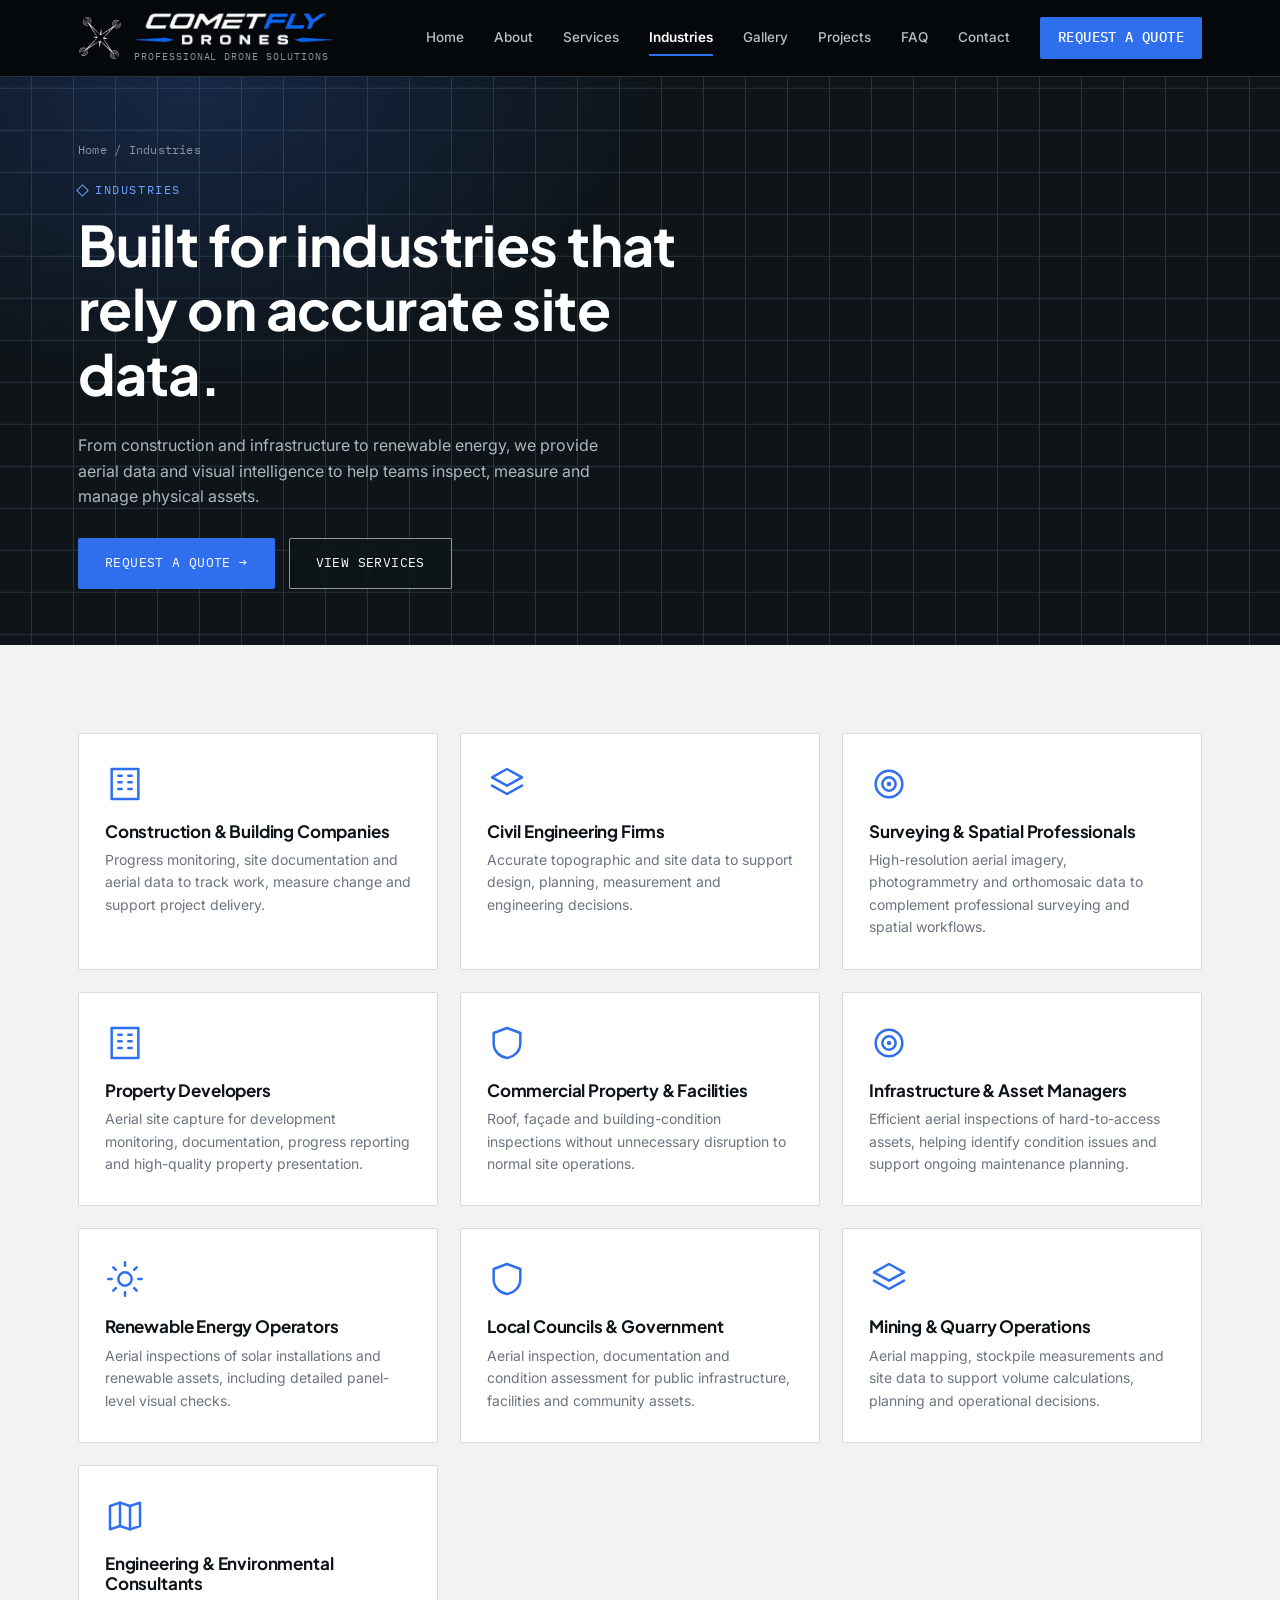
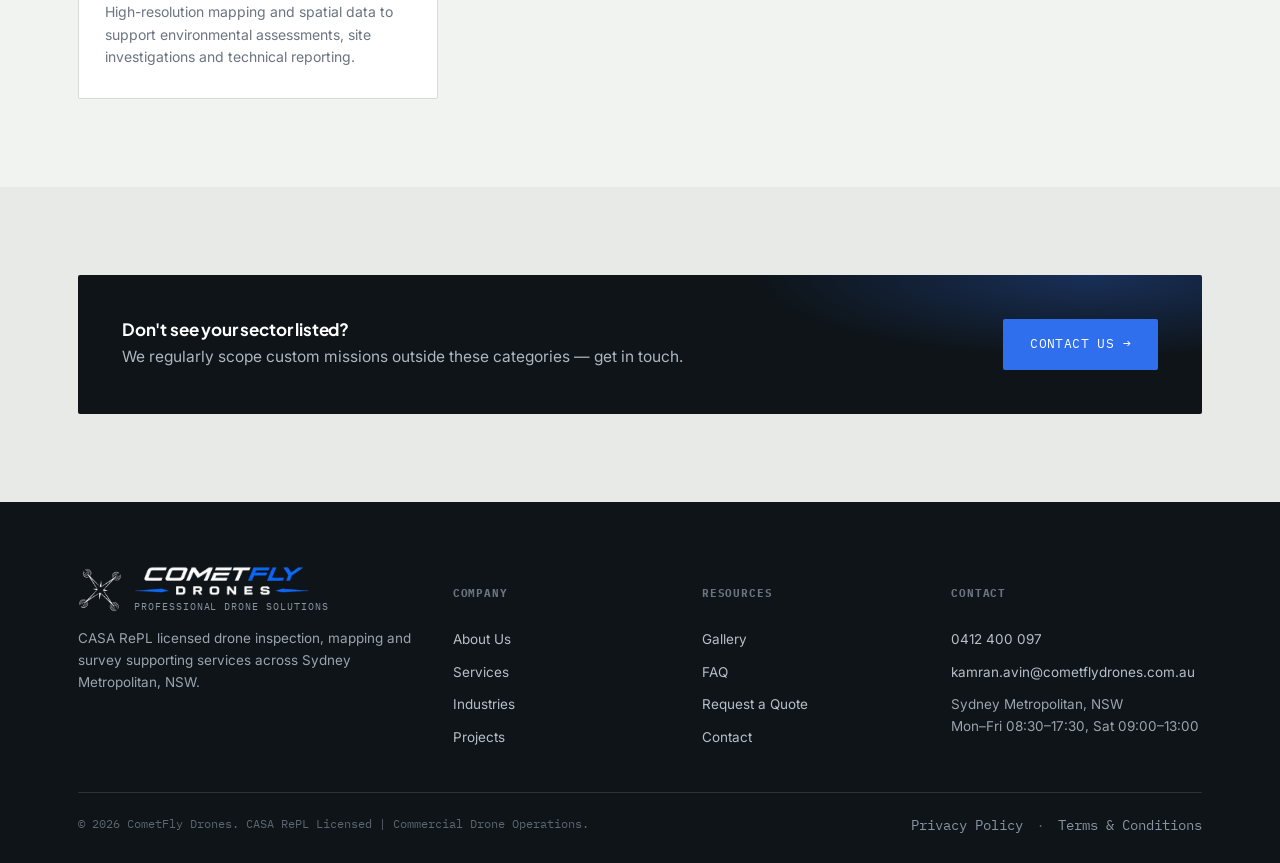
<file: industries.html>
<!DOCTYPE html>
<html lang="en">
<head>
<meta charset="UTF-8">
<meta name="viewport" content="width=device-width, initial-scale=1.0">
<title>Industries We Serve | CometFly Drones</title>
<meta name="description" content="CometFly Drones — CASA RePL licensed drone inspection, mapping and survey services across Sydney Metropolitan, NSW.">
<link rel="icon" type="image/png" href="logo-mark.png">
<link rel="stylesheet" href="styles.css?v=4">
</head>
<body>
<header class="site-header">
  <div class="nav">
    <a href="index.html" class="brand" aria-label="CometFly Drones — home">
      <img src="logo-mark-white.png" alt="" class="brand-mark-img" width="44" height="44">
      <span class="brand-lockup">
        <img src="logo-wordmark.png" alt="CometFly Drones" class="brand-wordmark" width="904" height="154">
        <span class="brand-sub">Professional Drone Solutions</span>
      </span>
    </a>
    <nav class="nav-links">
      <a class="" href="index.html">Home</a>
<a class="" href="about.html">About</a>
<a class="" href="services.html">Services</a>
<a class="active" href="industries.html">Industries</a>
<a class="" href="gallery.html">Gallery</a>
<a class="" href="projects.html">Projects</a>
<a class="" href="faq.html">FAQ</a>
<a class="" href="contact.html">Contact</a>

      <a class="nav-cta" href="quote.html">Request a Quote</a>
    </nav>
    <button type="button" class="nav-toggle" aria-label="Menu" aria-expanded="false">☰</button>
  </div>
</header>

<section class="page-hero">
  <div class="wrap">
    <div class="crumbs"><a href="index.html">Home</a> / Industries</div>
    <div class="eyebrow">Industries</div>
    <h1>Built for industries that rely on accurate site data.</h1>
    <p>From construction and infrastructure to renewable energy, we provide aerial data and visual intelligence to help teams inspect, measure and manage physical assets.</p>
    <div class="hero-actions"><a href="quote.html" class="btn btn-primary">Request a Quote →</a><a href="services.html" class="btn btn-ghost">View Services</a></div>
  </div>
</section>

<section>
  <div class="wrap">
    <div class="grid grid-3">
      <div class="card reveal"><div class="card-icon"><svg viewBox="0 0 24 24" fill="none" stroke-width="1.5" stroke-linecap="round" stroke-linejoin="round"><rect x="4" y="3" width="16" height="18"/><path d="M8 7h2M14 7h2M8 11h2M14 11h2M8 15h2M14 15h2"/></svg></div><h3>Construction &amp; Building Companies</h3><p>Progress monitoring, site documentation and aerial data to track work, measure change and support project delivery.</p></div>
      <div class="card reveal"><div class="card-icon"><svg viewBox="0 0 24 24" fill="none" stroke-width="1.5" stroke-linecap="round" stroke-linejoin="round"><path d="m12 3 9 5-9 5-9-5 9-5Z"/><path d="m3 13 9 5 9-5"/></svg></div><h3>Civil Engineering Firms</h3><p>Accurate topographic and site data to support design, planning, measurement and engineering decisions.</p></div>
      <div class="card reveal"><div class="card-icon"><svg viewBox="0 0 24 24" fill="none" stroke-width="1.5"><circle cx="12" cy="12" r="8"/><circle cx="12" cy="12" r="4"/><circle cx="12" cy="12" r=".6" fill="currentColor"/></svg></div><h3>Surveying &amp; Spatial Professionals</h3><p>High-resolution aerial imagery, photogrammetry and orthomosaic data to complement professional surveying and spatial workflows.</p></div>
      <div class="card reveal"><div class="card-icon"><svg viewBox="0 0 24 24" fill="none" stroke-width="1.5" stroke-linecap="round" stroke-linejoin="round"><rect x="4" y="3" width="16" height="18"/><path d="M8 7h2M14 7h2M8 11h2M14 11h2M8 15h2M14 15h2"/></svg></div><h3>Property Developers</h3><p>Aerial site capture for development monitoring, documentation, progress reporting and high-quality property presentation.</p></div>
      <div class="card reveal"><div class="card-icon"><svg viewBox="0 0 24 24" fill="none" stroke-width="1.5" stroke-linecap="round" stroke-linejoin="round"><path d="M12 3 4 6v6c0 5 3.5 8.2 8 9 4.5-.8 8-4 8-9V6l-8-3Z"/></svg></div><h3>Commercial Property &amp; Facilities</h3><p>Roof, façade and building-condition inspections without unnecessary disruption to normal site operations.</p></div>
      <div class="card reveal"><div class="card-icon"><svg viewBox="0 0 24 24" fill="none" stroke-width="1.5"><circle cx="12" cy="12" r="8"/><circle cx="12" cy="12" r="4"/><circle cx="12" cy="12" r=".6" fill="currentColor"/></svg></div><h3>Infrastructure &amp; Asset Managers</h3><p>Efficient aerial inspections of hard-to-access assets, helping identify condition issues and support ongoing maintenance planning.</p></div>
      <div class="card reveal"><div class="card-icon"><svg viewBox="0 0 24 24" fill="none" stroke-width="1.5" stroke-linecap="round"><circle cx="12" cy="12" r="4"/><path d="M12 2v2M12 20v2M4 12H2M22 12h-2M5 5l1.5 1.5M17.5 17.5 19 19M5 19l1.5-1.5M17.5 6.5 19 5"/></svg></div><h3>Renewable Energy Operators</h3><p>Aerial inspections of solar installations and renewable assets, including detailed panel-level visual checks.</p></div>
      <div class="card reveal"><div class="card-icon"><svg viewBox="0 0 24 24" fill="none" stroke-width="1.5" stroke-linecap="round" stroke-linejoin="round"><path d="M12 3 4 6v6c0 5 3.5 8.2 8 9 4.5-.8 8-4 8-9V6l-8-3Z"/></svg></div><h3>Local Councils &amp; Government</h3><p>Aerial inspection, documentation and condition assessment for public infrastructure, facilities and community assets.</p></div>
      <div class="card reveal"><div class="card-icon"><svg viewBox="0 0 24 24" fill="none" stroke-width="1.5" stroke-linecap="round" stroke-linejoin="round"><path d="m12 3 9 5-9 5-9-5 9-5Z"/><path d="m3 13 9 5 9-5"/></svg></div><h3>Mining &amp; Quarry Operations</h3><p>Aerial mapping, stockpile measurements and site data to support volume calculations, planning and operational decisions.</p></div>
      <div class="card reveal"><div class="card-icon"><svg viewBox="0 0 24 24" fill="none" stroke-width="1.5" stroke-linecap="round" stroke-linejoin="round"><path d="M9 4 3 6v14l6-2 6 2 6-2V4l-6 2-6-2Z"/><path d="M9 4v14M15 6v14"/></svg></div><h3>Engineering &amp; Environmental Consultants</h3><p>High-resolution mapping and spatial data to support environmental assessments, site investigations and technical reporting.</p></div>
    </div>
  </div>
</section>

<section class="section-alt">
  <div class="wrap">
    <div class="cta-band reveal">
      <div><h3>Don't see your sector listed?</h3><p>We regularly scope custom missions outside these categories — get in touch.</p></div>
      <a href="contact.html" class="btn btn-primary">Contact Us →</a>
    </div>
  </div>
</section>
<footer class="site-footer">
  <div class="wrap">
    <div class="footer-grid">
      <div class="footer-brand">
        <a href="index.html" class="brand" aria-label="CometFly Drones — home">
          <img src="logo-mark-white.png" alt="" class="brand-mark-img" width="44" height="44">
          <span class="brand-lockup">
            <img src="logo-wordmark.png" alt="CometFly Drones" class="brand-wordmark" width="904" height="154">
            <span class="brand-sub">Professional Drone Solutions</span>
          </span>
        </a>
        <p>CASA RePL licensed drone inspection, mapping and survey supporting services across Sydney Metropolitan, NSW.</p>
      </div>
      <div>
        <h5>Company</h5>
        <a href="about.html">About Us</a>
        <a href="services.html">Services</a>
        <a href="industries.html">Industries</a>
        <a href="projects.html">Projects</a>
      </div>
      <div>
        <h5>Resources</h5>
        <a href="gallery.html">Gallery</a>
        <a href="faq.html">FAQ</a>
        <a href="quote.html">Request a Quote</a>
        <a href="contact.html">Contact</a>
      </div>
      <div>
        <h5>Contact</h5>
        <a href="tel:0412400097">0412 400 097</a>
        <a href="mailto:kamran.avin@cometflydrones.com.au">kamran.avin@cometflydrones.com.au</a>
        <p style="margin-bottom:0;">Sydney Metropolitan, NSW<br>Mon–Fri 08:30–17:30, Sat 09:00–13:00</p>
      </div>
    </div>
    <div class="footer-bottom">
      <span>© 2026 CometFly Drones. CASA RePL Licensed | Commercial Drone Operations.</span>
      <span><a href="privacy.html">Privacy Policy</a> &nbsp;·&nbsp; <a href="terms.html">Terms &amp; Conditions</a></span>
    </div>
  </div>
</footer>
<script src="script.js?v=4"></script>
</body>
</html>
</file>
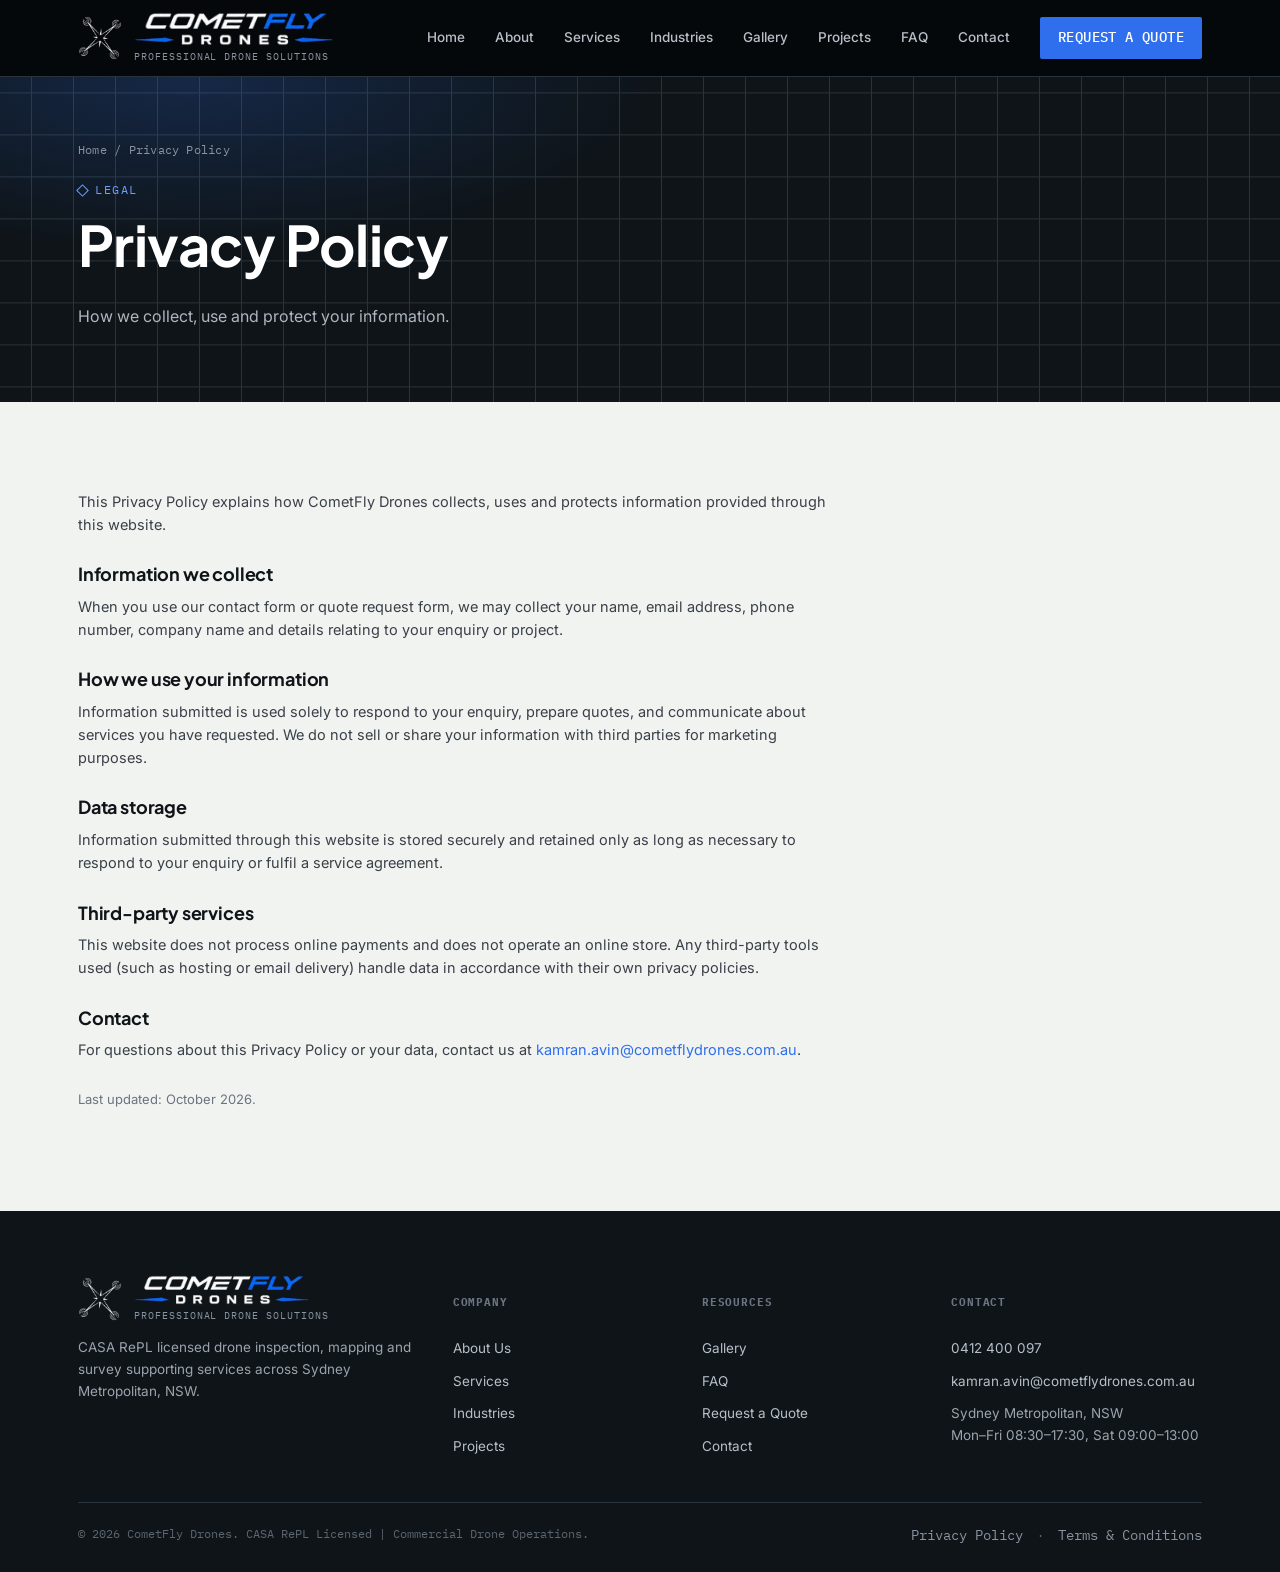
<file: privacy.html>
<!DOCTYPE html>
<html lang="en">
<head>
<meta charset="UTF-8">
<meta name="viewport" content="width=device-width, initial-scale=1.0">
<title>Privacy Policy | CometFly Drones</title>
<meta name="description" content="CometFly Drones — CASA RePL licensed drone inspection, mapping and survey services across Sydney Metropolitan, NSW.">
<link rel="icon" type="image/png" href="logo-mark.png">
<link rel="stylesheet" href="styles.css?v=4">
</head>
<body>
<header class="site-header">
  <div class="nav">
    <a href="index.html" class="brand" aria-label="CometFly Drones — home">
      <img src="logo-mark-white.png" alt="" class="brand-mark-img" width="44" height="44">
      <span class="brand-lockup">
        <img src="logo-wordmark.png" alt="CometFly Drones" class="brand-wordmark" width="904" height="154">
        <span class="brand-sub">Professional Drone Solutions</span>
      </span>
    </a>
    <nav class="nav-links">
      <a class="" href="index.html">Home</a>
<a class="" href="about.html">About</a>
<a class="" href="services.html">Services</a>
<a class="" href="industries.html">Industries</a>
<a class="" href="gallery.html">Gallery</a>
<a class="" href="projects.html">Projects</a>
<a class="" href="faq.html">FAQ</a>
<a class="" href="contact.html">Contact</a>

      <a class="nav-cta" href="quote.html">Request a Quote</a>
    </nav>
    <button type="button" class="nav-toggle" aria-label="Menu" aria-expanded="false">☰</button>
  </div>
</header>

<section class="page-hero">
  <div class="wrap">
    <div class="crumbs"><a href="index.html">Home</a> / Privacy Policy</div>
    <div class="eyebrow">Legal</div>
    <h1>Privacy Policy</h1>
    <p>How we collect, use and protect your information.</p>
  </div>
</section>

<section>
  <div class="wrap">
    <div style="max-width:760px;" class="reveal legal">
      <p style="margin-bottom:20px;">This Privacy Policy explains how CometFly Drones collects, uses and protects information provided through this website.</p>

      <h3 style="font-size:18px; margin:28px 0 10px;">Information we collect</h3>
      <p>When you use our contact form or quote request form, we may collect your name, email address, phone number, company name and details relating to your enquiry or project.</p>

      <h3 style="font-size:18px; margin:28px 0 10px;">How we use your information</h3>
      <p>Information submitted is used solely to respond to your enquiry, prepare quotes, and communicate about services you have requested. We do not sell or share your information with third parties for marketing purposes.</p>

      <h3 style="font-size:18px; margin:28px 0 10px;">Data storage</h3>
      <p>Information submitted through this website is stored securely and retained only as long as necessary to respond to your enquiry or fulfil a service agreement.</p>

      <h3 style="font-size:18px; margin:28px 0 10px;">Third-party services</h3>
      <p>This website does not process online payments and does not operate an online store. Any third-party tools used (such as hosting or email delivery) handle data in accordance with their own privacy policies.</p>

      <h3 style="font-size:18px; margin:28px 0 10px;">Contact</h3>
      <p>For questions about this Privacy Policy or your data, contact us at <a href="mailto:kamran.avin@cometflydrones.com.au" style="color:var(--blue);">kamran.avin@cometflydrones.com.au</a>.</p>

      <p style="margin-top:28px; font-size:13px; color:var(--grey);">Last updated: October 2026.</p>
    </div>
  </div>
</section>
<footer class="site-footer">
  <div class="wrap">
    <div class="footer-grid">
      <div class="footer-brand">
        <a href="index.html" class="brand" aria-label="CometFly Drones — home">
          <img src="logo-mark-white.png" alt="" class="brand-mark-img" width="44" height="44">
          <span class="brand-lockup">
            <img src="logo-wordmark.png" alt="CometFly Drones" class="brand-wordmark" width="904" height="154">
            <span class="brand-sub">Professional Drone Solutions</span>
          </span>
        </a>
        <p>CASA RePL licensed drone inspection, mapping and survey supporting services across Sydney Metropolitan, NSW.</p>
      </div>
      <div>
        <h5>Company</h5>
        <a href="about.html">About Us</a>
        <a href="services.html">Services</a>
        <a href="industries.html">Industries</a>
        <a href="projects.html">Projects</a>
      </div>
      <div>
        <h5>Resources</h5>
        <a href="gallery.html">Gallery</a>
        <a href="faq.html">FAQ</a>
        <a href="quote.html">Request a Quote</a>
        <a href="contact.html">Contact</a>
      </div>
      <div>
        <h5>Contact</h5>
        <a href="tel:0412400097">0412 400 097</a>
        <a href="mailto:kamran.avin@cometflydrones.com.au">kamran.avin@cometflydrones.com.au</a>
        <p style="margin-bottom:0;">Sydney Metropolitan, NSW<br>Mon–Fri 08:30–17:30, Sat 09:00–13:00</p>
      </div>
    </div>
    <div class="footer-bottom">
      <span>© 2026 CometFly Drones. CASA RePL Licensed | Commercial Drone Operations.</span>
      <span><a href="privacy.html">Privacy Policy</a> &nbsp;·&nbsp; <a href="terms.html">Terms &amp; Conditions</a></span>
    </div>
  </div>
</footer>
<script src="script.js?v=4"></script>
</body>
</html>
</file>
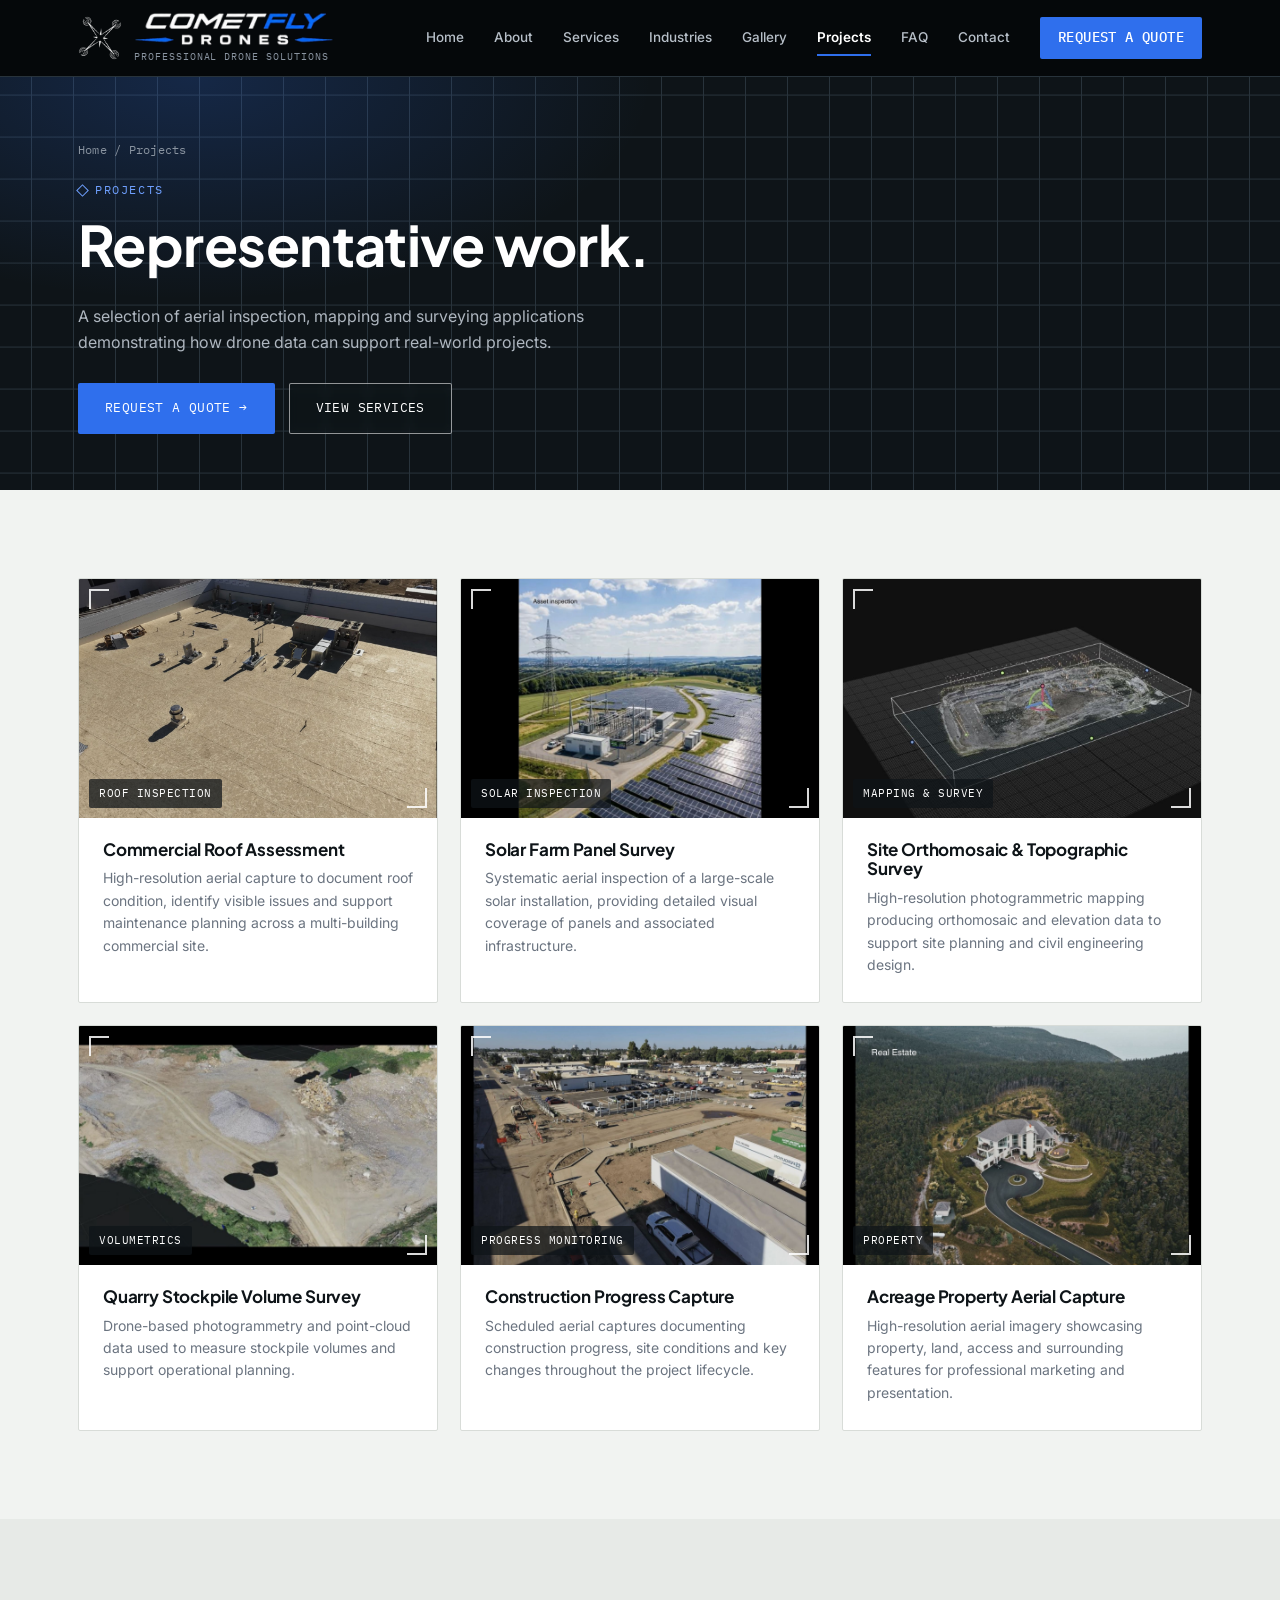
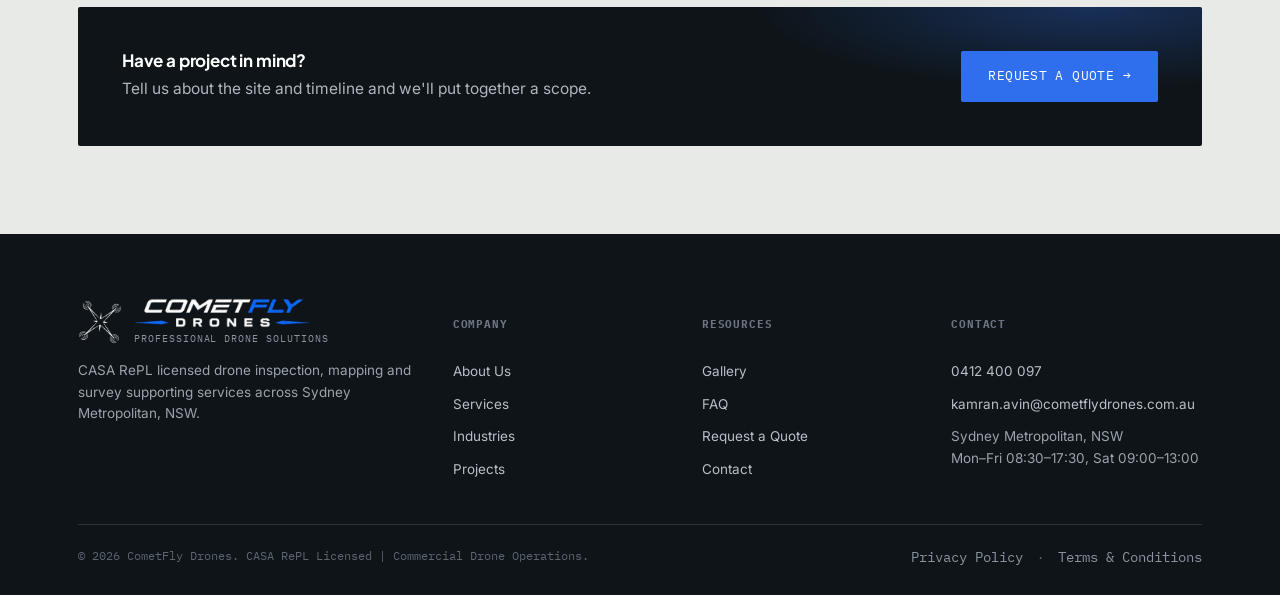
<file: projects.html>
<!DOCTYPE html>
<html lang="en">
<head>
<meta charset="UTF-8">
<meta name="viewport" content="width=device-width, initial-scale=1.0">
<title>Projects | CometFly Drones</title>
<meta name="description" content="CometFly Drones — CASA RePL licensed drone inspection, mapping and survey services across Sydney Metropolitan, NSW.">
<link rel="icon" type="image/png" href="logo-mark.png">
<link rel="stylesheet" href="styles.css?v=4">
</head>
<body>
<header class="site-header">
  <div class="nav">
    <a href="index.html" class="brand" aria-label="CometFly Drones — home">
      <img src="logo-mark-white.png" alt="" class="brand-mark-img" width="44" height="44">
      <span class="brand-lockup">
        <img src="logo-wordmark.png" alt="CometFly Drones" class="brand-wordmark" width="904" height="154">
        <span class="brand-sub">Professional Drone Solutions</span>
      </span>
    </a>
    <nav class="nav-links">
      <a class="" href="index.html">Home</a>
<a class="" href="about.html">About</a>
<a class="" href="services.html">Services</a>
<a class="" href="industries.html">Industries</a>
<a class="" href="gallery.html">Gallery</a>
<a class="active" href="projects.html">Projects</a>
<a class="" href="faq.html">FAQ</a>
<a class="" href="contact.html">Contact</a>

      <a class="nav-cta" href="quote.html">Request a Quote</a>
    </nav>
    <button type="button" class="nav-toggle" aria-label="Menu" aria-expanded="false">☰</button>
  </div>
</header>

<section class="page-hero">
  <div class="wrap">
    <div class="crumbs"><a href="index.html">Home</a> / Projects</div>
    <div class="eyebrow">Projects</div>
    <h1>Representative work.</h1>
    <p>A selection of aerial inspection, mapping and surveying applications demonstrating how drone data can support real-world projects.</p>
    <div class="hero-actions"><a href="quote.html" class="btn btn-primary">Request a Quote →</a><a href="services.html" class="btn btn-ghost">View Services</a></div>
  </div>
</section>

<section>
  <div class="wrap">
    <div class="grid grid-3">
      <div class="card reveal" style="padding:0; overflow:hidden;">
      <div class="ph-img" style="border:0; border-radius:0;"><img src="roof-inspection.jpg" alt="Commercial Roof Assessment"><div class="ph-tag">Roof Inspection</div></div>
      <div style="padding:22px 24px 26px;"><h3>Commercial Roof Assessment</h3><p style="margin-top:8px;">High-resolution aerial capture to document roof condition, identify visible issues and support maintenance planning across a multi-building commercial site.</p></div>
    </div>
    <div class="card reveal" style="padding:0; overflow:hidden;">
      <div class="ph-img" style="border:0; border-radius:0;"><img src="solar-farm-inspection.jpg" alt="Solar Farm Panel Survey"><div class="ph-tag">Solar Inspection</div></div>
      <div style="padding:22px 24px 26px;"><h3>Solar Farm Panel Survey</h3><p style="margin-top:8px;">Systematic aerial inspection of a large-scale solar installation, providing detailed visual coverage of panels and associated infrastructure.</p></div>
    </div>
    <div class="card reveal" style="padding:0; overflow:hidden;">
      <div class="ph-img" style="border:0; border-radius:0;"><img src="mapping-boundary.jpg" alt="Site Orthomosaic &amp; Topographic Survey"><div class="ph-tag">Mapping &amp; Survey</div></div>
      <div style="padding:22px 24px 26px;"><h3>Site Orthomosaic &amp; Topographic Survey</h3><p style="margin-top:8px;">High-resolution photogrammetric mapping producing orthomosaic and elevation data to support site planning and civil engineering design.</p></div>
    </div>
    <div class="card reveal" style="padding:0; overflow:hidden;">
      <div class="ph-img" style="border:0; border-radius:0;"><img src="stockpile-volumetric.jpg" alt="Quarry Stockpile Volume Survey"><div class="ph-tag">Volumetrics</div></div>
      <div style="padding:22px 24px 26px;"><h3>Quarry Stockpile Volume Survey</h3><p style="margin-top:8px;">Drone-based photogrammetry and point-cloud data used to measure stockpile volumes and support operational planning.</p></div>
    </div>
    <div class="card reveal" style="padding:0; overflow:hidden;">
      <div class="ph-img" style="border:0; border-radius:0;"><img src="construction-progress-2.jpg" alt="Construction Progress Capture"><div class="ph-tag">Progress Monitoring</div></div>
      <div style="padding:22px 24px 26px;"><h3>Construction Progress Capture</h3><p style="margin-top:8px;">Scheduled aerial captures documenting construction progress, site conditions and key changes throughout the project lifecycle.</p></div>
    </div>
    <div class="card reveal" style="padding:0; overflow:hidden;">
      <div class="ph-img" style="border:0; border-radius:0;"><img src="real-estate-property.jpg" alt="Acreage Property Aerial Capture"><div class="ph-tag">Property</div></div>
      <div style="padding:22px 24px 26px;"><h3>Acreage Property Aerial Capture</h3><p style="margin-top:8px;">High-resolution aerial imagery showcasing property, land, access and surrounding features for professional marketing and presentation.</p></div>
    </div>
    
    </div>
  </div>
</section>
<section class="section-alt">
  <div class="wrap">
    <div class="cta-band reveal">
      <div><h3>Have a project in mind?</h3><p>Tell us about the site and timeline and we'll put together a scope.</p></div>
      <a href="quote.html" class="btn btn-primary">Request a Quote →</a>
    </div>
  </div>
</section>
<footer class="site-footer">
  <div class="wrap">
    <div class="footer-grid">
      <div class="footer-brand">
        <a href="index.html" class="brand" aria-label="CometFly Drones — home">
          <img src="logo-mark-white.png" alt="" class="brand-mark-img" width="44" height="44">
          <span class="brand-lockup">
            <img src="logo-wordmark.png" alt="CometFly Drones" class="brand-wordmark" width="904" height="154">
            <span class="brand-sub">Professional Drone Solutions</span>
          </span>
        </a>
        <p>CASA RePL licensed drone inspection, mapping and survey supporting services across Sydney Metropolitan, NSW.</p>
      </div>
      <div>
        <h5>Company</h5>
        <a href="about.html">About Us</a>
        <a href="services.html">Services</a>
        <a href="industries.html">Industries</a>
        <a href="projects.html">Projects</a>
      </div>
      <div>
        <h5>Resources</h5>
        <a href="gallery.html">Gallery</a>
        <a href="faq.html">FAQ</a>
        <a href="quote.html">Request a Quote</a>
        <a href="contact.html">Contact</a>
      </div>
      <div>
        <h5>Contact</h5>
        <a href="tel:0412400097">0412 400 097</a>
        <a href="mailto:kamran.avin@cometflydrones.com.au">kamran.avin@cometflydrones.com.au</a>
        <p style="margin-bottom:0;">Sydney Metropolitan, NSW<br>Mon–Fri 08:30–17:30, Sat 09:00–13:00</p>
      </div>
    </div>
    <div class="footer-bottom">
      <span>© 2026 CometFly Drones. CASA RePL Licensed | Commercial Drone Operations.</span>
      <span><a href="privacy.html">Privacy Policy</a> &nbsp;·&nbsp; <a href="terms.html">Terms &amp; Conditions</a></span>
    </div>
  </div>
</footer>
<script src="script.js?v=4"></script>
</body>
</html>
</file>
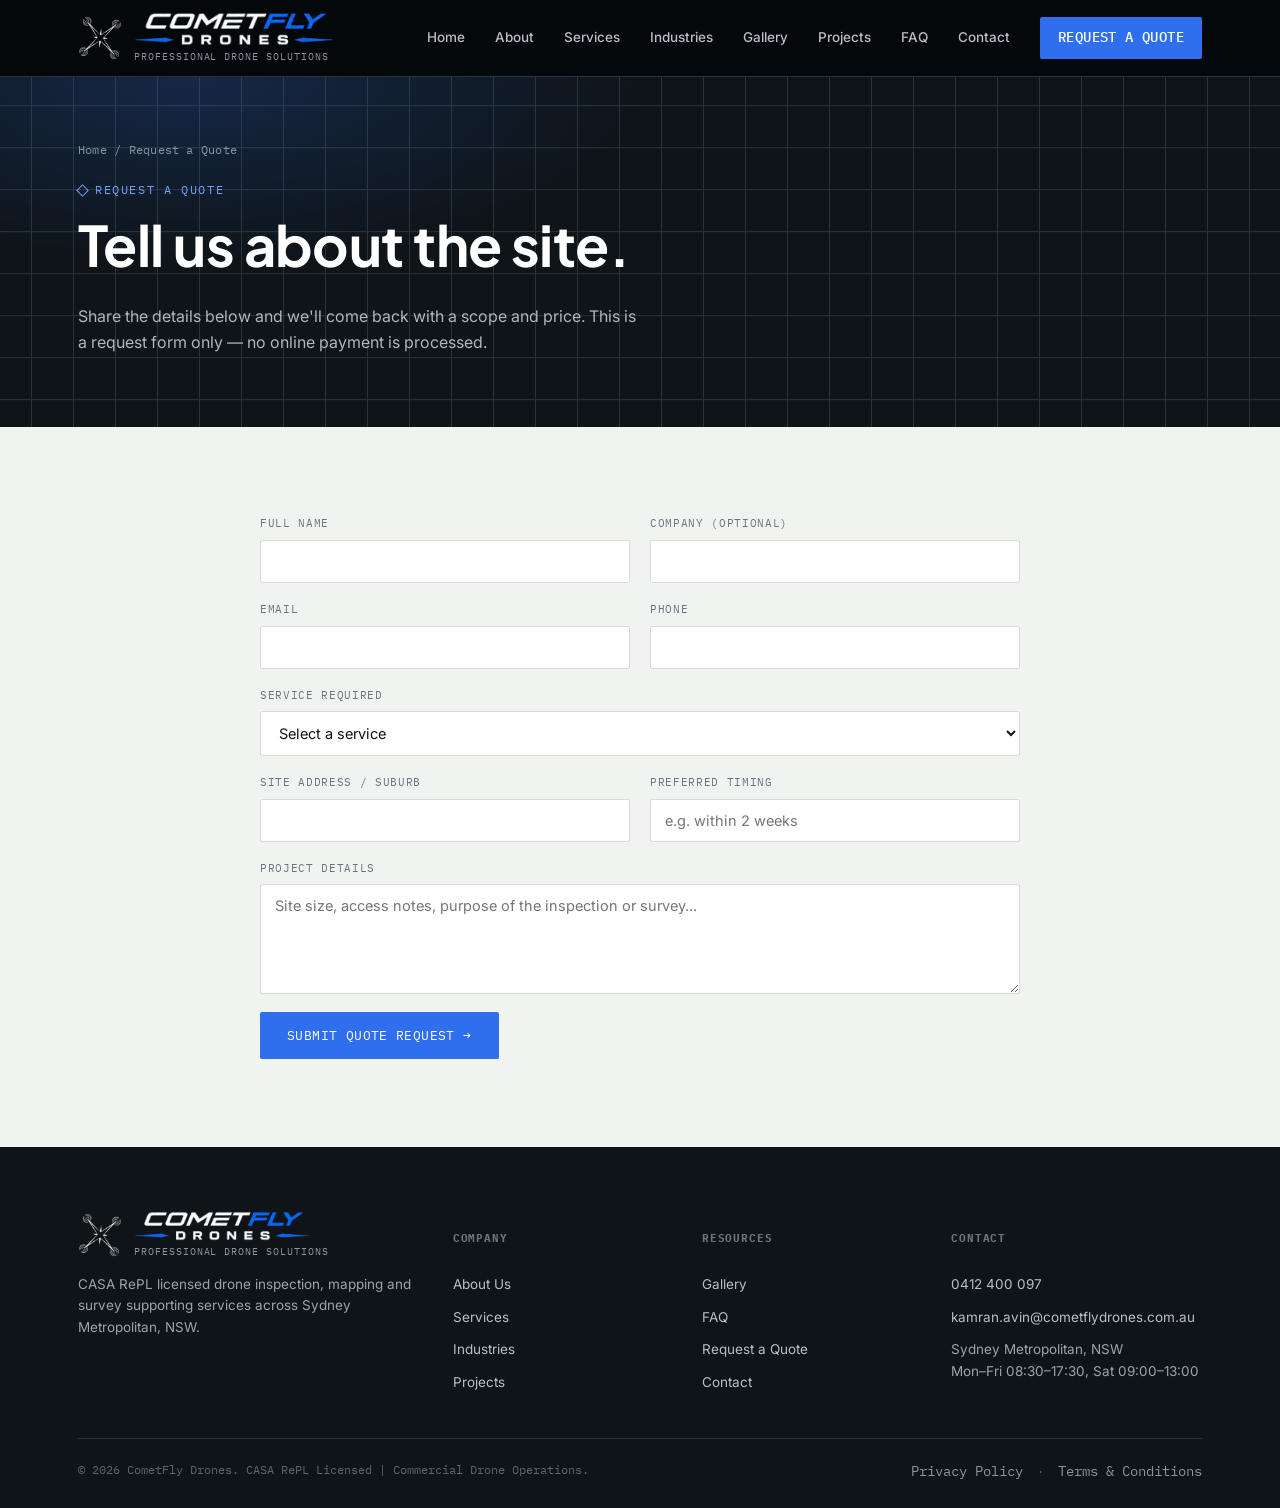
<file: quote.html>
<!DOCTYPE html>
<html lang="en">
<head>
<meta charset="UTF-8">
<meta name="viewport" content="width=device-width, initial-scale=1.0">
<title>Request a Quote | CometFly Drones</title>
<meta name="description" content="CometFly Drones — CASA RePL licensed drone inspection, mapping and survey services across Sydney Metropolitan, NSW.">
<link rel="icon" type="image/png" href="logo-mark.png">
<link rel="stylesheet" href="styles.css?v=4">
</head>
<body>
<header class="site-header">
  <div class="nav">
    <a href="index.html" class="brand" aria-label="CometFly Drones — home">
      <img src="logo-mark-white.png" alt="" class="brand-mark-img" width="44" height="44">
      <span class="brand-lockup">
        <img src="logo-wordmark.png" alt="CometFly Drones" class="brand-wordmark" width="904" height="154">
        <span class="brand-sub">Professional Drone Solutions</span>
      </span>
    </a>
    <nav class="nav-links">
      <a class="" href="index.html">Home</a>
<a class="" href="about.html">About</a>
<a class="" href="services.html">Services</a>
<a class="" href="industries.html">Industries</a>
<a class="" href="gallery.html">Gallery</a>
<a class="" href="projects.html">Projects</a>
<a class="" href="faq.html">FAQ</a>
<a class="" href="contact.html">Contact</a>

      <a class="nav-cta" href="quote.html">Request a Quote</a>
    </nav>
    <button type="button" class="nav-toggle" aria-label="Menu" aria-expanded="false">☰</button>
  </div>
</header>

<section class="page-hero">
  <div class="wrap">
    <div class="crumbs"><a href="index.html">Home</a> / Request a Quote</div>
    <div class="eyebrow">Request a Quote</div>
    <h1>Tell us about the site.</h1>
    <p>Share the details below and we'll come back with a scope and price. This is a request form only — no online payment is processed.</p>
  </div>
</section>

<section>
  <div class="wrap">
    <div class="reveal" style="max-width:760px; margin:0 auto;">
      <form id="quote-form" data-subject="New quote request — CometFly Drones">
          <input type="text" name="_honey" class="hp" tabindex="-1" autocomplete="off" aria-hidden="true">
        <div class="form-grid">
          <div class="field"><label>Full name</label><input type="text" name="name" required></div>
          <div class="field"><label>Company (optional)</label><input type="text" name="company"></div>
          <div class="field"><label>Email</label><input type="email" name="email" required></div>
          <div class="field"><label>Phone</label><input type="tel" name="phone" required></div>
          <div class="field full">
            <label>Service required</label>
            <select name="service" required>
              <option value="">Select a service</option>
              <option>Roof inspection</option>
              <option>Building inspection</option>
              <option>Infrastructure inspection</option>
              <option>Solar farm inspection</option>
              <option>Construction progress monitoring</option>
              <option>Orthomosaic mapping</option>
              <option>Photogrammetry / 3D model</option>
              <option>Topographic mapping</option>
              <option>Stockpile volume calculation</option>
              <option>Not sure — please advise</option>
            </select>
          </div>
          <div class="field"><label>Site address / suburb</label><input type="text" name="site_address" required></div>
          <div class="field"><label>Preferred timing</label><input type="text" name="preferred_timing" placeholder="e.g. within 2 weeks"></div>
          <div class="field full"><label>Project details</label><textarea name="project_details" placeholder="Site size, access notes, purpose of the inspection or survey..."></textarea></div>
        </div>
        <button type="submit" class="btn btn-primary">Submit Quote Request →</button>
      </form>
    </div>
  </div>
</section>
<footer class="site-footer">
  <div class="wrap">
    <div class="footer-grid">
      <div class="footer-brand">
        <a href="index.html" class="brand" aria-label="CometFly Drones — home">
          <img src="logo-mark-white.png" alt="" class="brand-mark-img" width="44" height="44">
          <span class="brand-lockup">
            <img src="logo-wordmark.png" alt="CometFly Drones" class="brand-wordmark" width="904" height="154">
            <span class="brand-sub">Professional Drone Solutions</span>
          </span>
        </a>
        <p>CASA RePL licensed drone inspection, mapping and survey supporting services across Sydney Metropolitan, NSW.</p>
      </div>
      <div>
        <h5>Company</h5>
        <a href="about.html">About Us</a>
        <a href="services.html">Services</a>
        <a href="industries.html">Industries</a>
        <a href="projects.html">Projects</a>
      </div>
      <div>
        <h5>Resources</h5>
        <a href="gallery.html">Gallery</a>
        <a href="faq.html">FAQ</a>
        <a href="quote.html">Request a Quote</a>
        <a href="contact.html">Contact</a>
      </div>
      <div>
        <h5>Contact</h5>
        <a href="tel:0412400097">0412 400 097</a>
        <a href="mailto:kamran.avin@cometflydrones.com.au">kamran.avin@cometflydrones.com.au</a>
        <p style="margin-bottom:0;">Sydney Metropolitan, NSW<br>Mon–Fri 08:30–17:30, Sat 09:00–13:00</p>
      </div>
    </div>
    <div class="footer-bottom">
      <span>© 2026 CometFly Drones. CASA RePL Licensed | Commercial Drone Operations.</span>
      <span><a href="privacy.html">Privacy Policy</a> &nbsp;·&nbsp; <a href="terms.html">Terms &amp; Conditions</a></span>
    </div>
  </div>
</footer>
<script src="script.js?v=4"></script>
</body>
</html>
</file>
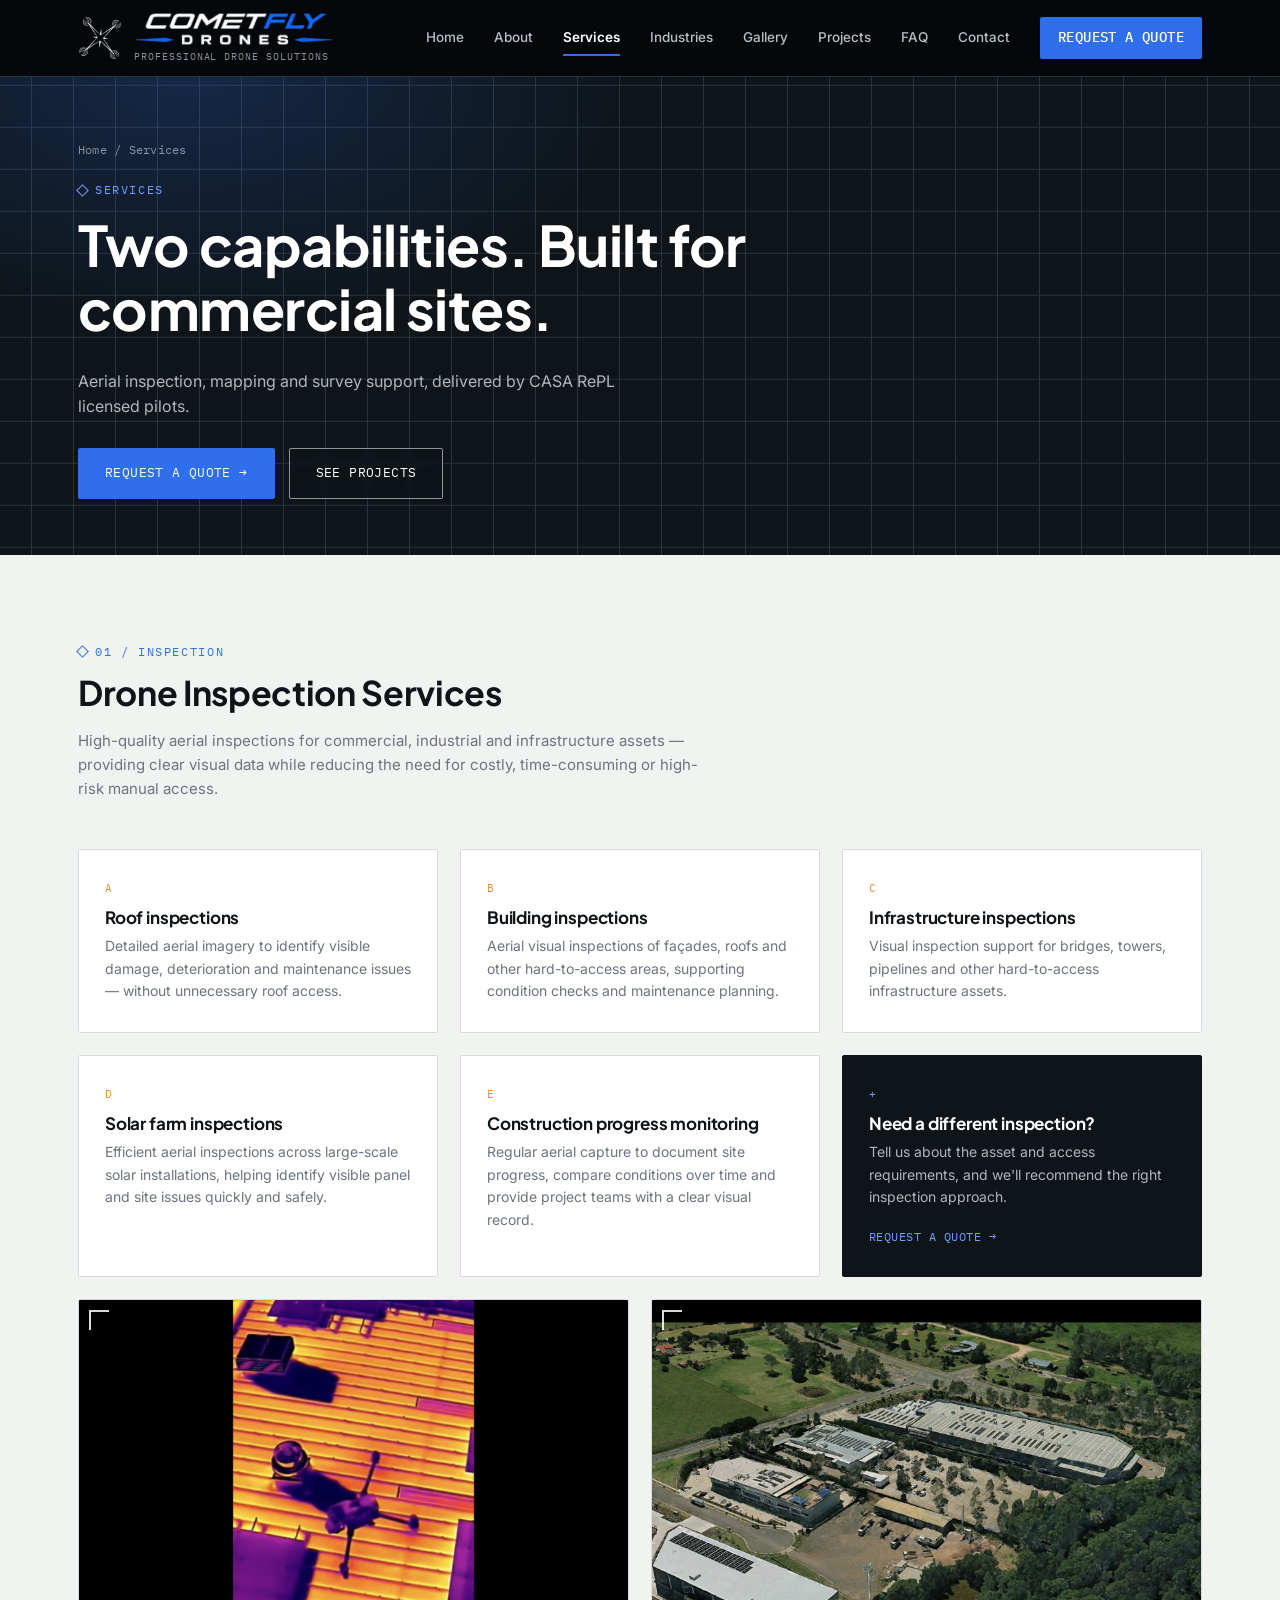
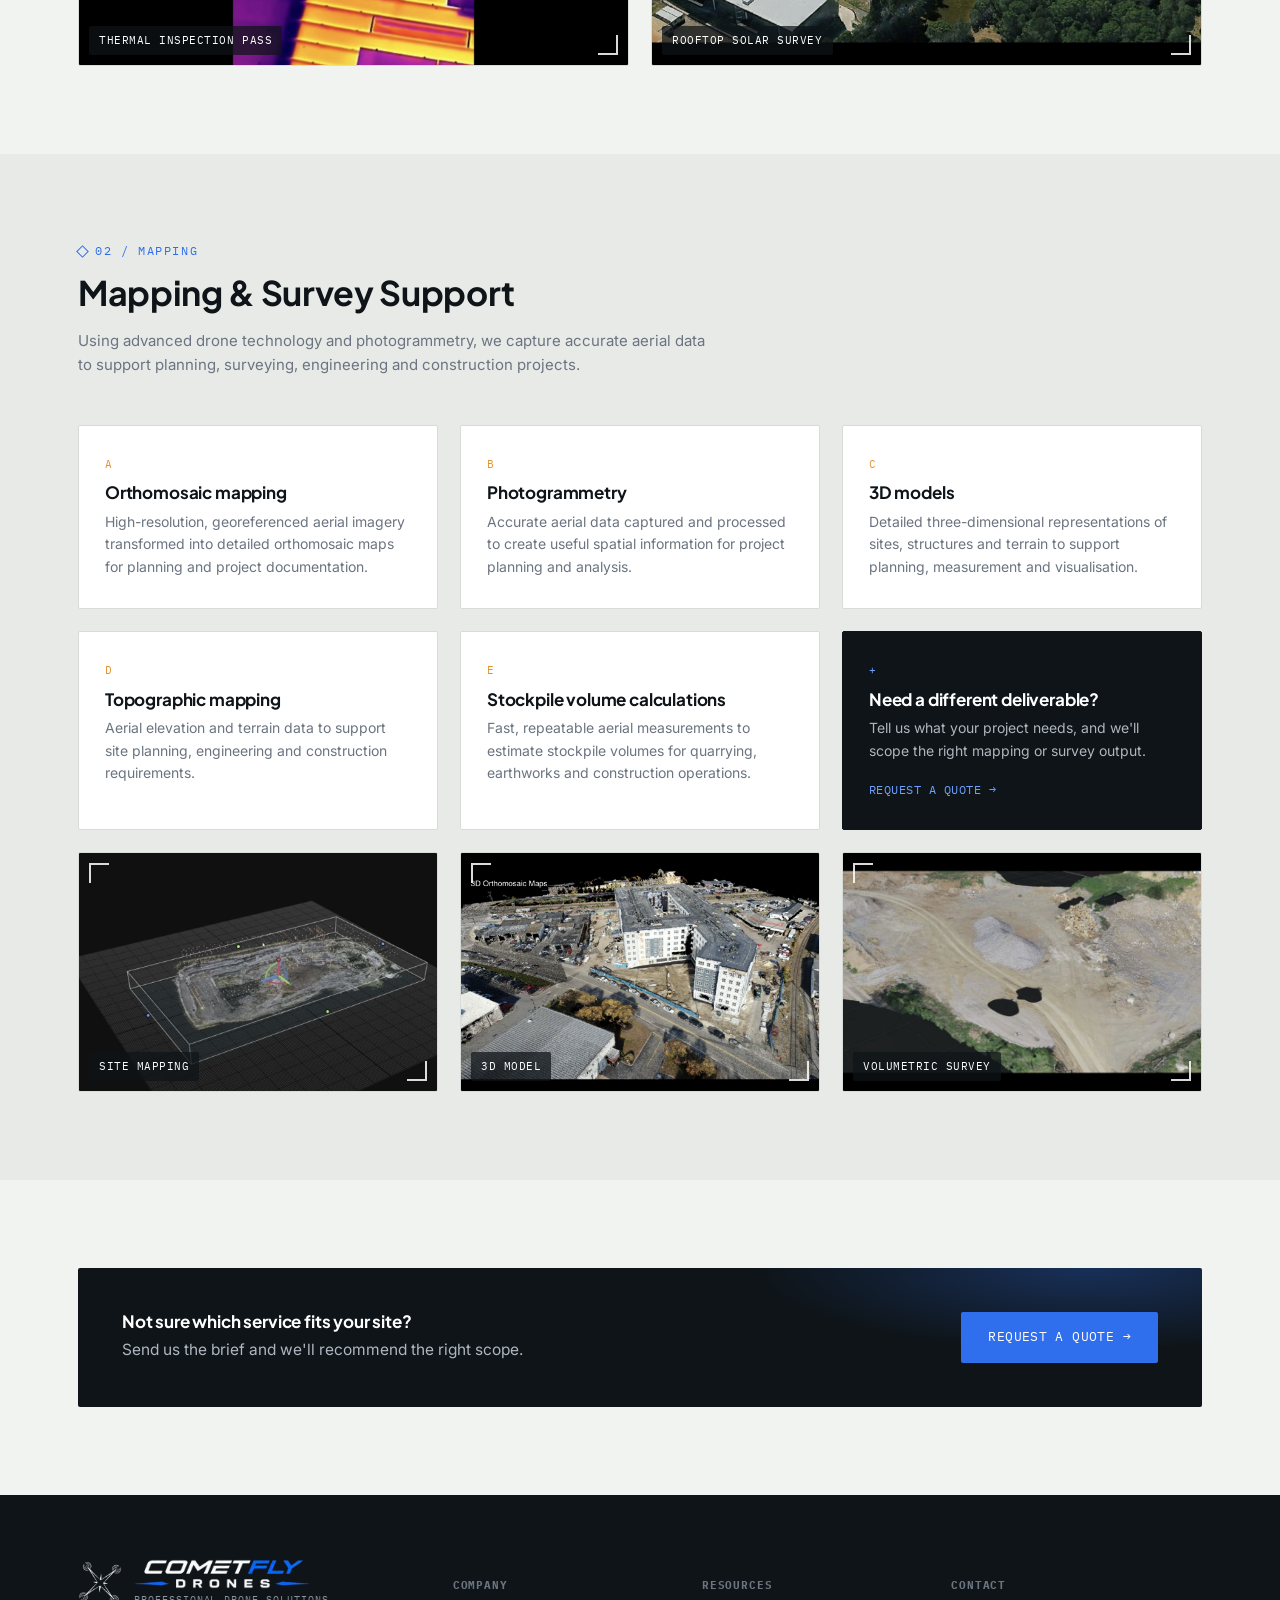
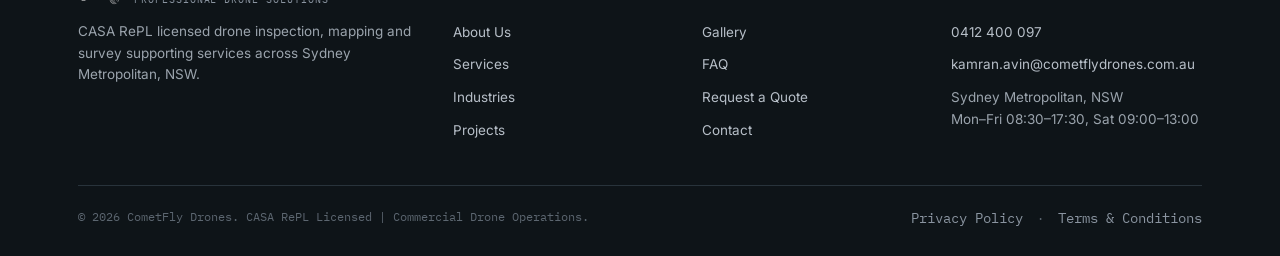
<file: services.html>
<!DOCTYPE html>
<html lang="en">
<head>
<meta charset="UTF-8">
<meta name="viewport" content="width=device-width, initial-scale=1.0">
<title>Services | CometFly Drones</title>
<meta name="description" content="CometFly Drones — CASA RePL licensed drone inspection, mapping and survey services across Sydney Metropolitan, NSW.">
<link rel="icon" type="image/png" href="logo-mark.png">
<link rel="stylesheet" href="styles.css?v=4">
</head>
<body>
<header class="site-header">
  <div class="nav">
    <a href="index.html" class="brand" aria-label="CometFly Drones — home">
      <img src="logo-mark-white.png" alt="" class="brand-mark-img" width="44" height="44">
      <span class="brand-lockup">
        <img src="logo-wordmark.png" alt="CometFly Drones" class="brand-wordmark" width="904" height="154">
        <span class="brand-sub">Professional Drone Solutions</span>
      </span>
    </a>
    <nav class="nav-links">
      <a class="" href="index.html">Home</a>
<a class="" href="about.html">About</a>
<a class="active" href="services.html">Services</a>
<a class="" href="industries.html">Industries</a>
<a class="" href="gallery.html">Gallery</a>
<a class="" href="projects.html">Projects</a>
<a class="" href="faq.html">FAQ</a>
<a class="" href="contact.html">Contact</a>

      <a class="nav-cta" href="quote.html">Request a Quote</a>
    </nav>
    <button type="button" class="nav-toggle" aria-label="Menu" aria-expanded="false">☰</button>
  </div>
</header>

<section class="page-hero">
  <div class="wrap">
    <div class="crumbs"><a href="index.html">Home</a> / Services</div>
    <div class="eyebrow">Services</div>
    <h1>Two capabilities. Built for commercial sites.</h1>
    <p>Aerial inspection, mapping and survey support, delivered by CASA RePL licensed pilots.</p>
    <div class="hero-actions"><a href="quote.html" class="btn btn-primary">Request a Quote →</a><a href="projects.html" class="btn btn-ghost">See Projects</a></div>
  </div>
</section>

<section>
  <div class="wrap">
    <div class="section-head reveal">
      <div class="eyebrow">01 / Inspection</div>
      <h2>Drone Inspection Services</h2>
      <p>High-quality aerial inspections for commercial, industrial and infrastructure assets — providing clear visual data while reducing the need for costly, time-consuming or high-risk manual access.</p>
    </div>
    <div class="grid grid-3">
      <div class="card reveal"><div class="num">A</div><h3>Roof inspections</h3><p>Detailed aerial imagery to identify visible damage, deterioration and maintenance issues — without unnecessary roof access.</p></div>
      <div class="card reveal"><div class="num">B</div><h3>Building inspections</h3><p>Aerial visual inspections of façades, roofs and other hard-to-access areas, supporting condition checks and maintenance planning.</p></div>
      <div class="card reveal"><div class="num">C</div><h3>Infrastructure inspections</h3><p>Visual inspection support for bridges, towers, pipelines and other hard-to-access infrastructure assets.</p></div>
      <div class="card reveal"><div class="num">D</div><h3>Solar farm inspections</h3><p>Efficient aerial inspections across large-scale solar installations, helping identify visible panel and site issues quickly and safely.</p></div>
      <div class="card reveal"><div class="num">E</div><h3>Construction progress monitoring</h3><p>Regular aerial capture to document site progress, compare conditions over time and provide project teams with a clear visual record.</p></div>
      <a href="quote.html" class="card card-cta reveal"><div class="num">+</div><h3>Need a different inspection?</h3><p>Tell us about the asset and access requirements, and we'll recommend the right inspection approach.</p><span class="card-link">Request a Quote →</span></a>
    </div>
    <div class="grid grid-2" style="margin-top:22px;">
      <div class="reveal ph-img"><img src="thermal-roof.jpg" alt="Thermal imaging roof inspection"><div class="ph-tag">Thermal Inspection Pass</div></div>
      <div class="reveal ph-img"><img src="rooftop-solar-panels.jpg" alt="Rooftop solar panel inspection"><div class="ph-tag">Rooftop Solar Survey</div></div>
    </div>
  </div>
</section>

<section class="section-alt">
  <div class="wrap">
    <div class="section-head reveal">
      <div class="eyebrow">02 / Mapping</div>
      <h2>Mapping &amp; Survey Support</h2>
      <p>Using advanced drone technology and photogrammetry, we capture accurate aerial data to support planning, surveying, engineering and construction projects.</p>
    </div>
    <div class="grid grid-3">
      <div class="card reveal"><div class="num">A</div><h3>Orthomosaic mapping</h3><p>High-resolution, georeferenced aerial imagery transformed into detailed orthomosaic maps for planning and project documentation.</p></div>
      <div class="card reveal"><div class="num">B</div><h3>Photogrammetry</h3><p>Accurate aerial data captured and processed to create useful spatial information for project planning and analysis.</p></div>
      <div class="card reveal"><div class="num">C</div><h3>3D models</h3><p>Detailed three-dimensional representations of sites, structures and terrain to support planning, measurement and visualisation.</p></div>
      <div class="card reveal"><div class="num">D</div><h3>Topographic mapping</h3><p>Aerial elevation and terrain data to support site planning, engineering and construction requirements.</p></div>
      <div class="card reveal"><div class="num">E</div><h3>Stockpile volume calculations</h3><p>Fast, repeatable aerial measurements to estimate stockpile volumes for quarrying, earthworks and construction operations.</p></div>
      <a href="quote.html" class="card card-cta reveal"><div class="num">+</div><h3>Need a different deliverable?</h3><p>Tell us what your project needs, and we'll scope the right mapping or survey output.</p><span class="card-link">Request a Quote →</span></a>
    </div>
    <div class="grid grid-3" style="margin-top:22px;">
      <div class="reveal ph-img"><img src="mapping-boundary.jpg" alt="Aerial site mapping with boundary overlay"><div class="ph-tag">Site Mapping</div></div>
      <div class="reveal ph-img"><img src="3d-model-building.jpg" alt="3D textured model of a building"><div class="ph-tag">3D Model</div></div>
      <div class="reveal ph-img"><img src="stockpile-volumetric.jpg" alt="Stockpile volumetric point cloud"><div class="ph-tag">Volumetric Survey</div></div>
    </div>
  </div>
</section>

<section>
  <div class="wrap">
    <div class="cta-band reveal">
      <div><h3>Not sure which service fits your site?</h3><p>Send us the brief and we'll recommend the right scope.</p></div>
      <a href="quote.html" class="btn btn-primary">Request a Quote →</a>
    </div>
  </div>
</section>
<footer class="site-footer">
  <div class="wrap">
    <div class="footer-grid">
      <div class="footer-brand">
        <a href="index.html" class="brand" aria-label="CometFly Drones — home">
          <img src="logo-mark-white.png" alt="" class="brand-mark-img" width="44" height="44">
          <span class="brand-lockup">
            <img src="logo-wordmark.png" alt="CometFly Drones" class="brand-wordmark" width="904" height="154">
            <span class="brand-sub">Professional Drone Solutions</span>
          </span>
        </a>
        <p>CASA RePL licensed drone inspection, mapping and survey supporting services across Sydney Metropolitan, NSW.</p>
      </div>
      <div>
        <h5>Company</h5>
        <a href="about.html">About Us</a>
        <a href="services.html">Services</a>
        <a href="industries.html">Industries</a>
        <a href="projects.html">Projects</a>
      </div>
      <div>
        <h5>Resources</h5>
        <a href="gallery.html">Gallery</a>
        <a href="faq.html">FAQ</a>
        <a href="quote.html">Request a Quote</a>
        <a href="contact.html">Contact</a>
      </div>
      <div>
        <h5>Contact</h5>
        <a href="tel:0412400097">0412 400 097</a>
        <a href="mailto:kamran.avin@cometflydrones.com.au">kamran.avin@cometflydrones.com.au</a>
        <p style="margin-bottom:0;">Sydney Metropolitan, NSW<br>Mon–Fri 08:30–17:30, Sat 09:00–13:00</p>
      </div>
    </div>
    <div class="footer-bottom">
      <span>© 2026 CometFly Drones. CASA RePL Licensed | Commercial Drone Operations.</span>
      <span><a href="privacy.html">Privacy Policy</a> &nbsp;·&nbsp; <a href="terms.html">Terms &amp; Conditions</a></span>
    </div>
  </div>
</footer>
<script src="script.js?v=4"></script>
</body>
</html>
</file>
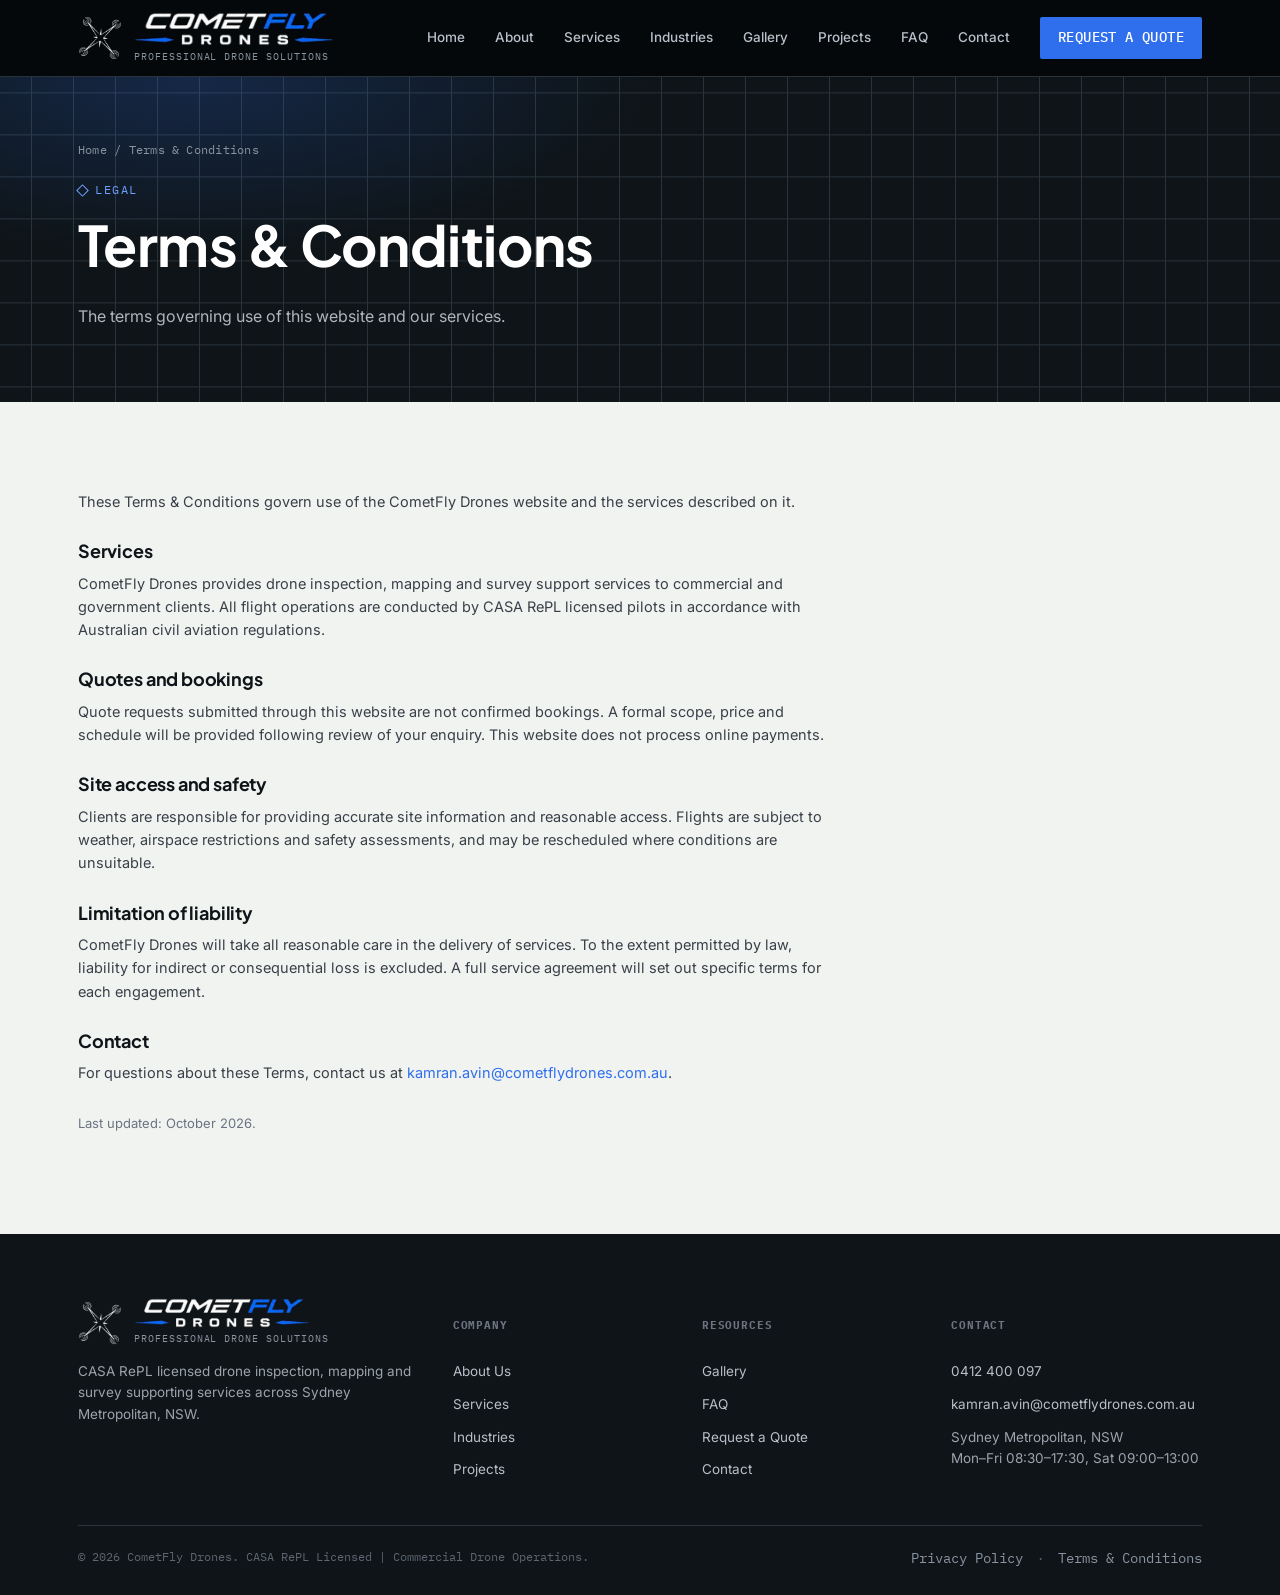
<file: terms.html>
<!DOCTYPE html>
<html lang="en">
<head>
<meta charset="UTF-8">
<meta name="viewport" content="width=device-width, initial-scale=1.0">
<title>Terms &amp; Conditions | CometFly Drones</title>
<meta name="description" content="CometFly Drones — CASA RePL licensed drone inspection, mapping and survey services across Sydney Metropolitan, NSW.">
<link rel="icon" type="image/png" href="logo-mark.png">
<link rel="stylesheet" href="styles.css?v=4">
</head>
<body>
<header class="site-header">
  <div class="nav">
    <a href="index.html" class="brand" aria-label="CometFly Drones — home">
      <img src="logo-mark-white.png" alt="" class="brand-mark-img" width="44" height="44">
      <span class="brand-lockup">
        <img src="logo-wordmark.png" alt="CometFly Drones" class="brand-wordmark" width="904" height="154">
        <span class="brand-sub">Professional Drone Solutions</span>
      </span>
    </a>
    <nav class="nav-links">
      <a class="" href="index.html">Home</a>
<a class="" href="about.html">About</a>
<a class="" href="services.html">Services</a>
<a class="" href="industries.html">Industries</a>
<a class="" href="gallery.html">Gallery</a>
<a class="" href="projects.html">Projects</a>
<a class="" href="faq.html">FAQ</a>
<a class="" href="contact.html">Contact</a>

      <a class="nav-cta" href="quote.html">Request a Quote</a>
    </nav>
    <button type="button" class="nav-toggle" aria-label="Menu" aria-expanded="false">☰</button>
  </div>
</header>

<section class="page-hero">
  <div class="wrap">
    <div class="crumbs"><a href="index.html">Home</a> / Terms &amp; Conditions</div>
    <div class="eyebrow">Legal</div>
    <h1>Terms &amp; Conditions</h1>
    <p>The terms governing use of this website and our services.</p>
  </div>
</section>

<section>
  <div class="wrap">
    <div style="max-width:760px;" class="reveal legal">
      <p style="margin-bottom:20px;">These Terms &amp; Conditions govern use of the CometFly Drones website and the services described on it.</p>

      <h3 style="font-size:18px; margin:28px 0 10px;">Services</h3>
      <p>CometFly Drones provides drone inspection, mapping and survey support services to commercial and government clients. All flight operations are conducted by CASA RePL licensed pilots in accordance with Australian civil aviation regulations.</p>

      <h3 style="font-size:18px; margin:28px 0 10px;">Quotes and bookings</h3>
      <p>Quote requests submitted through this website are not confirmed bookings. A formal scope, price and schedule will be provided following review of your enquiry. This website does not process online payments.</p>

      <h3 style="font-size:18px; margin:28px 0 10px;">Site access and safety</h3>
      <p>Clients are responsible for providing accurate site information and reasonable access. Flights are subject to weather, airspace restrictions and safety assessments, and may be rescheduled where conditions are unsuitable.</p>

      <h3 style="font-size:18px; margin:28px 0 10px;">Limitation of liability</h3>
      <p>CometFly Drones will take all reasonable care in the delivery of services. To the extent permitted by law, liability for indirect or consequential loss is excluded. A full service agreement will set out specific terms for each engagement.</p>

      <h3 style="font-size:18px; margin:28px 0 10px;">Contact</h3>
      <p>For questions about these Terms, contact us at <a href="mailto:kamran.avin@cometflydrones.com.au" style="color:var(--blue);">kamran.avin@cometflydrones.com.au</a>.</p>

      <p style="margin-top:28px; font-size:13px; color:var(--grey);">Last updated: October 2026.</p>
    </div>
  </div>
</section>
<footer class="site-footer">
  <div class="wrap">
    <div class="footer-grid">
      <div class="footer-brand">
        <a href="index.html" class="brand" aria-label="CometFly Drones — home">
          <img src="logo-mark-white.png" alt="" class="brand-mark-img" width="44" height="44">
          <span class="brand-lockup">
            <img src="logo-wordmark.png" alt="CometFly Drones" class="brand-wordmark" width="904" height="154">
            <span class="brand-sub">Professional Drone Solutions</span>
          </span>
        </a>
        <p>CASA RePL licensed drone inspection, mapping and survey supporting services across Sydney Metropolitan, NSW.</p>
      </div>
      <div>
        <h5>Company</h5>
        <a href="about.html">About Us</a>
        <a href="services.html">Services</a>
        <a href="industries.html">Industries</a>
        <a href="projects.html">Projects</a>
      </div>
      <div>
        <h5>Resources</h5>
        <a href="gallery.html">Gallery</a>
        <a href="faq.html">FAQ</a>
        <a href="quote.html">Request a Quote</a>
        <a href="contact.html">Contact</a>
      </div>
      <div>
        <h5>Contact</h5>
        <a href="tel:0412400097">0412 400 097</a>
        <a href="mailto:kamran.avin@cometflydrones.com.au">kamran.avin@cometflydrones.com.au</a>
        <p style="margin-bottom:0;">Sydney Metropolitan, NSW<br>Mon–Fri 08:30–17:30, Sat 09:00–13:00</p>
      </div>
    </div>
    <div class="footer-bottom">
      <span>© 2026 CometFly Drones. CASA RePL Licensed | Commercial Drone Operations.</span>
      <span><a href="privacy.html">Privacy Policy</a> &nbsp;·&nbsp; <a href="terms.html">Terms &amp; Conditions</a></span>
    </div>
  </div>
</footer>
<script src="script.js?v=4"></script>
</body>
</html>
</file>
<file: styles.css>
/* ===========================================================
   CometFly Drones — Design System
   Concept: flight-telemetry / targeting-reticle aesthetic.
   Signature element: viewfinder corner-brackets on imagery +
   topographic contour-line watermark, echoing an aerial camera
   locking onto a survey site.
   =========================================================== */

@import url('https://fonts.googleapis.com/css2?family=Plus+Jakarta+Sans:wght@500;600;700;800&family=Inter:wght@400;500;600&family=IBM+Plex+Mono:wght@400;500&display=swap');

:root{
  --ink:#0E1418;
  --ink-soft:#161F26;
  --paper:#F1F3F1;
  --paper-2:#E7EAE7;
  --blue:#2F6FED;
  --amber:#E2932F;
  --grey:#6B7480;
  --line:#D8DCD8;
  --line-dark:#28333B;
  --white:#FFFFFF;
  --font-display:'Plus Jakarta Sans', system-ui, sans-serif;
  --font-body:'Inter', system-ui, sans-serif;
  --font-mono:'IBM Plex Mono', monospace;
  --radius:2px;
}

*{box-sizing:border-box;}
html{scroll-behavior:smooth;}
body{
  margin:0;
  font-family:var(--font-body);
  background:var(--paper);
  color:var(--ink);
  font-size:15.5px;
  line-height:1.6;
  -webkit-font-smoothing:antialiased;
}
h1,h2,h3,h4{
  font-family:var(--font-display);
  font-weight:700;
  line-height:1.15;
  margin:0 0 0.5em;
  letter-spacing:-0.01em;
}
h1{font-size:clamp(34px,5.2vw,56px);}
h2{font-size:clamp(24px,3.2vw,34px);}
h3{font-size:17px;}
p{margin:0 0 1em; color:#3A4048;}
a{color:inherit; text-decoration:none;}
ul{list-style:none; margin:0; padding:0;}
img{max-width:100%; display:block;}
button{font-family:inherit; cursor:pointer;}
input,select,textarea{font-family:inherit;}

@media (prefers-reduced-motion: reduce){
  *{animation-duration:0.01ms !important; animation-iteration-count:1 !important; transition-duration:0.01ms !important; scroll-behavior:auto !important;}
}

:focus-visible{outline:2px solid var(--blue); outline-offset:2px;}

.wrap{max-width:1180px; margin:0 auto; padding:0 28px;}

.eyebrow{
  font-family:var(--font-mono);
  font-size:11.5px;
  letter-spacing:.14em;
  text-transform:uppercase;
  color:var(--blue);
  margin-bottom:12px;
  display:flex; align-items:center; gap:8px;
}
.eyebrow::before{
  content:'';
  width:7px; height:7px;
  border:1.5px solid var(--blue);
  transform:rotate(45deg);
  flex-shrink:0;
}

/* ---------- Buttons ---------- */
.btn{
  display:inline-flex; align-items:center; gap:8px;
  font-family:var(--font-mono);
  font-size:13px; letter-spacing:.03em;
  text-transform:uppercase;
  padding:14px 26px;
  border:1px solid transparent;
  border-radius:var(--radius);
  transition:transform .18s ease, background .18s ease, border-color .18s ease, color .18s ease;
  white-space:nowrap;
}
.btn:hover{transform:translateY(-1px);}
.btn-primary{background:var(--blue); color:var(--white);}
.btn-primary:hover{background:#2559C4;}
.btn-ghost{border-color:var(--line-dark); color:var(--white);}
.btn-ghost:hover{border-color:var(--white); background:rgba(255,255,255,.06);}
.btn-dark{background:var(--ink); color:var(--white);}
.btn-dark:hover{background:#000;}

/* ---------- Header ---------- */
.site-header{
  position:sticky; top:0; z-index:50;
  background:#05080A;
  border-bottom:1px solid var(--line-dark);
}
.nav{
  max-width:1180px; margin:0 auto; padding:0 28px;
  display:flex; align-items:center; justify-content:space-between;
  height:76px;
}
.brand{display:flex; align-items:center; gap:12px;}
.brand-mark-img{width:44px; height:44px; object-fit:contain;}
.brand-wordmark{height:34px; width:auto; object-fit:contain;}
.site-footer .brand-wordmark{height:30px;}
.brand-lockup{display:flex; flex-direction:column; align-items:flex-start; gap:3px;}
.brand-lockup .brand-sub{margin-top:0; color:#8A94A0; font-size:9.5px; white-space:nowrap;}
.brand-text{
  font-family:var(--font-display); font-weight:800;
  font-size:20px; letter-spacing:-.01em; line-height:1.1;
  color:var(--ink); display:block; white-space:nowrap;
}
.brand-text span{color:var(--blue);}
.brand-sub{
  display:block; font-family:var(--font-mono);
  font-size:9.5px; letter-spacing:.1em; text-transform:uppercase;
  color:var(--grey); margin-top:2px;
}
.nav-links{display:flex; align-items:center; gap:30px;}
.nav-links a{
  font-size:13.5px; font-weight:500; color:#B7BFC8;
  position:relative; padding:4px 0;
  transition:color .15s ease;
}
.nav-links a:not(.nav-cta)::after{
  content:''; position:absolute; left:0; right:0; bottom:-3px; height:2px;
  background:var(--blue); transform:scaleX(0); transform-origin:left;
  transition:transform .2s ease;
}
.nav-links a:hover:not(.nav-cta){color:var(--white);}
.nav-links a:hover:not(.nav-cta)::after{transform:scaleX(1);}
.nav-links a.active:not(.nav-cta){color:var(--white); font-weight:600;}
.nav-links a.active:not(.nav-cta)::after{transform:scaleX(1);}
.nav-cta{
  font-family:var(--font-mono); font-size:12px; text-transform:uppercase; letter-spacing:.03em;
  background:var(--blue); color:var(--white) !important;
  padding:10px 18px; border-radius:var(--radius);
  transition:background .15s ease;
}
.nav-cta:hover{background:#2559C4;}
.nav-toggle{
  display:none; background:none; border:1px solid var(--line-dark); border-radius:var(--radius);
  width:44px; height:44px; font-size:20px; color:var(--white); border-color:#3A4650;
}

/* ---------- Page hero (inner pages) ---------- */
.page-hero{
  background:var(--ink); color:var(--white);
  padding:64px 0 56px;
  position:relative; overflow:hidden;
  background-image:
    linear-gradient(var(--line-dark) 1px, transparent 1px),
    linear-gradient(90deg, var(--line-dark) 1px, transparent 1px);
  background-size:42px 42px;
  background-position:center;
}
.page-hero::after{
  content:''; position:absolute; inset:0;
  background:radial-gradient(ellipse 60% 90% at 15% 0%, rgba(47,111,237,.22), transparent 60%);
  pointer-events:none;
}
.page-hero .wrap{position:relative; z-index:1;}
.crumbs{
  font-family:var(--font-mono); font-size:11.5px; color:#8A94A0;
  margin-bottom:22px; letter-spacing:.02em;
}
.crumbs a{color:#8A94A0; transition:color .15s ease;}
.crumbs a:hover{color:var(--white);}
.page-hero h1{color:var(--white); max-width:680px;}
.page-hero p{color:#AEB6BF; max-width:560px; font-size:16px;}
.page-hero .eyebrow{color:#6FA0FF;}
.page-hero .eyebrow::before{border-color:#6FA0FF;}

/* ---------- Home hero ---------- */
.hero{
  position:relative; background:var(--ink); color:var(--white);
  padding:96px 0 64px; overflow:hidden; isolation:isolate;
}
.hero-photo{
  position:absolute; inset:0; z-index:-2;
}
.hero-photo img{width:100%; height:100%; object-fit:cover; opacity:.32;}
.hero::before{
  content:''; position:absolute; inset:0; z-index:-1;
  background:linear-gradient(180deg, rgba(14,20,24,.55) 0%, rgba(14,20,24,.88) 60%, var(--ink) 100%);
}
.scan-galaxy{
  position:absolute; top:14%; right:8%; width:340px; height:340px;
  border-radius:50%; z-index:-1; pointer-events:none; overflow:hidden;
  background:radial-gradient(circle at 50% 50%, rgba(47,111,237,.16), rgba(14,20,24,0) 72%);
  animation:galaxy-turn 120s linear infinite;
}
.scan-galaxy::before, .scan-galaxy::after{
  content:''; position:absolute; top:0; left:0; width:2px; height:2px; border-radius:50%;
  background:transparent;
  animation:twinkle 3.6s ease-in-out infinite;
}
.scan-galaxy::before{
  box-shadow:
    153.3px 150.0px 0 0px rgba(255,255,255,.9),
    207.9px 139.5px 0 0px rgba(255,255,255,.9),
    242.6px 182.2px 0 0px rgba(255,255,255,.9),
    174.9px 157.6px 0 0px rgba(255,255,255,.9),
    262.3px 144.6px 0 0px rgba(255,255,255,.9),
    219.5px 38.0px 0 0px rgba(255,255,255,.9),
    232.1px 56.1px 0 0px rgba(255,255,255,.9),
    182.3px 257.9px 0 0px rgba(255,255,255,.9),
    104.4px 95.0px 0 0px rgba(255,255,255,.9),
    93.0px 66.8px 0 0px rgba(255,255,255,.9),
    301.7px 161.3px 0 0px rgba(255,255,255,.9),
    173.9px 199.3px 0 0px rgba(255,255,255,.9),
    236.0px 105.1px 0 0px rgba(255,255,255,.9),
    162.4px 251.6px 0 0px rgba(255,255,255,.9),
    107.7px 215.7px 0 0px rgba(255,255,255,.9),
    270.9px 253.1px 0 0px rgba(255,255,255,.9),
    290.0px 167.1px 0 0px rgba(255,255,255,.9),
    119.7px 60.1px 0 0px rgba(255,255,255,.9),
    15.6px 216.2px 0 0px rgba(255,255,255,.9),
    157.8px 247.0px 0 0px rgba(159,191,255,.75),
    144.9px 183.4px 0 0px rgba(159,191,255,.75),
    98.3px 71.5px 0 0px rgba(159,191,255,.75),
    217.4px 40.5px 0 0px rgba(159,191,255,.75),
    212.8px 198.2px 0 0px rgba(159,191,255,.75),
    11.4px 133.3px 0 0px rgba(159,191,255,.75),
    250.9px 74.3px 0 0px rgba(159,191,255,.75),
    239.8px 208.3px 0 0px rgba(159,191,255,.75),
    118.2px 225.0px 0 0px rgba(159,191,255,.75),
    42.1px 122.2px 0 0px rgba(159,191,255,.75),
    135.9px 248.3px 0 0px rgba(159,191,255,.75),
    111.9px 84.0px 0 0px rgba(159,191,255,.75),
    91.6px 138.2px 0 0px rgba(159,191,255,.75),
    198.0px 66.5px 0 0px rgba(159,191,255,.75);
  animation-delay:0s;
}
.scan-galaxy::after{
  box-shadow:
    158.5px 34.8px 0 0px rgba(255,255,255,.5),
    135.1px 224.9px 0 0px rgba(255,255,255,.5),
    243.7px 65.1px 0 0px rgba(255,255,255,.5),
    81.4px 254.7px 0 0px rgba(255,255,255,.5),
    160.1px 136.1px 0 0px rgba(255,255,255,.5),
    240.1px 221.6px 0 0px rgba(255,255,255,.5),
    222.6px 257.0px 0 0px rgba(255,255,255,.5),
    250.1px 48.7px 0 0px rgba(255,255,255,.5),
    266.0px 112.8px 0 0px rgba(255,255,255,.5),
    35.2px 90.8px 0 0px rgba(255,255,255,.5),
    200.1px 189.4px 0 0px rgba(255,255,255,.5),
    263.9px 209.6px 0 0px rgba(255,255,255,.5),
    120.0px 300.0px 0 0px rgba(255,255,255,.5),
    253.1px 240.2px 0 0px rgba(255,255,255,.5);
  animation-delay:1.8s;
}
@keyframes galaxy-turn{ to{ transform:rotate(360deg); } }
@keyframes twinkle{
  0%, 100%{ opacity:.35; }
  50%{ opacity:1; }
}
.scan-drone{
  position:absolute; top:14%; right:8%; width:340px; height:340px;
  z-index:-1; pointer-events:none;
}
.scan-drone::before{
  content:''; position:absolute; top:50%; left:50%; width:170px; height:170px;
  transform:translate(-50%,-50%);
  background:url('hero-drone-glyph.png') center/contain no-repeat;
  opacity:.92;
  filter:drop-shadow(0 0 3px rgba(255,255,255,.8)) drop-shadow(0 0 14px rgba(111,160,255,.55));
  animation:logo-roam 40s ease-in-out infinite;
}
@keyframes logo-roam{
  0%{transform:translate(-50%,-50%) translate(0,0) rotate(0deg);}
  25%{transform:translate(-50%,-50%) translate(30px,-20px) rotate(2deg);}
  50%{transform:translate(-50%,-50%) translate(-25px,-30px) rotate(-2deg);}
  75%{transform:translate(-50%,-50%) translate(-30px,20px) rotate(2deg);}
  100%{transform:translate(-50%,-50%) translate(0,0) rotate(0deg);}
}
@keyframes drone-bob{
  0%, 100%{ transform:translate(-50%,-50%) translateY(0) rotate(0deg); }
  50%{ transform:translate(-50%,-50%) translateY(-8px) rotate(2deg); }
}
.scan-ring{
  position:absolute; top:14%; right:8%; width:340px; height:340px;
  border:1px solid rgba(111,160,255,.6); border-radius:50%; box-shadow:0 0 50px rgba(111,160,255,.18), inset 0 0 36px rgba(111,160,255,.08);
  z-index:-1; pointer-events:none;
}
.scan-ring::before{
  content:''; position:absolute; inset:34px; border:1px solid rgba(111,160,255,.22); border-radius:50%;
}
.scan-ring::after{
  content:''; position:absolute; top:-1px; left:50%; width:1px; height:50%;
  background:linear-gradient(rgba(111,160,255,.5), transparent);
  transform-origin:bottom; animation:sweep 6s linear infinite;
}
.scan-sweep{
  position:absolute; top:14%; right:8%; width:340px; height:340px;
  border-radius:50%; z-index:-1; pointer-events:none;
  background:conic-gradient(from 0deg, rgba(47,111,237,.28), transparent 22%);
  animation:sweep 6s linear infinite;
}
@keyframes sweep{ to{ transform:rotate(360deg); } }
.hero .eyebrow{color:#6FA0FF;}
.hero .eyebrow::before{border-color:#6FA0FF;}
.hero h1{color:var(--white); max-width:760px;}
.hero h1 em{color:#6FA0FF; font-style:normal;}
.hero .lead{color:#B7BFC8; max-width:560px; font-size:16.5px; margin-bottom:32px;}
.hero-actions{display:flex; gap:14px; margin-bottom:56px; flex-wrap:wrap;}

.telemetry-strip{
  display:grid; grid-template-columns:repeat(4,1fr);
  border-top:1px solid var(--line-dark);
  padding-top:26px;
}
.telemetry-strip > div{
  border-left:1px solid var(--line-dark); padding-left:18px;
}
.telemetry-strip > div:first-child{border-left:none; padding-left:0;}
.tval{font-family:var(--font-mono); font-size:20px; font-weight:500; color:var(--white);}
.tlabel{font-family:var(--font-mono); font-size:10.5px; letter-spacing:.08em; text-transform:uppercase; color:#7C8792; margin-top:5px;}

/* ---------- Sections ---------- */
section{padding:88px 0;}
.section-alt{background:var(--paper-2);}
.section-head{max-width:640px; margin-bottom:48px;}
.section-head p{color:var(--grey); font-size:15px;}

/* ---------- Grid & cards ---------- */
.grid{display:grid; gap:22px;}
.grid-2{grid-template-columns:1fr 1fr;}
.grid-3{grid-template-columns:repeat(3,1fr);}
.grid-4{grid-template-columns:repeat(4,1fr);}

.card{
  background:var(--white);
  border:1px solid var(--line);
  padding:30px 26px;
  border-radius:var(--radius);
  position:relative;
  transition:border-color .2s ease, transform .2s ease, box-shadow .2s ease;
}
.card:hover{
  border-color:var(--blue);
  transform:translateY(-3px);
  box-shadow:0 14px 30px -18px rgba(14,20,24,.28);
}
.card-icon{
  width:40px; height:40px; margin-bottom:18px;
  color:var(--blue);
}
.card-icon svg{width:100%; height:100%; stroke:currentColor;}
.card .num{
  font-family:var(--font-mono); font-size:11px; letter-spacing:.1em;
  color:var(--amber); margin-bottom:10px;
}
.card h3{margin-bottom:8px;}
.card p{font-size:14px; color:var(--grey); margin-bottom:0;}

/* ---------- Photo frames (viewfinder signature) ---------- */
.ph-img{
  position:relative; overflow:hidden;
  border:1px solid var(--line);
  border-radius:var(--radius);
  background:var(--ink-soft);
}
.ph-img img{width:100%; height:100%; object-fit:cover; display:block;}
.ph-img::before, .ph-img::after,
.ph-img .ph-tag::before, .ph-img .ph-tag::after{content:'';}
.ph-img::before{
  position:absolute; top:10px; left:10px; width:18px; height:18px;
  border-top:2px solid rgba(255,255,255,.85); border-left:2px solid rgba(255,255,255,.85);
  z-index:2; pointer-events:none;
}
.ph-img::after{
  position:absolute; bottom:10px; right:10px; width:18px; height:18px;
  border-bottom:2px solid rgba(255,255,255,.85); border-right:2px solid rgba(255,255,255,.85);
  z-index:2; pointer-events:none;
}
.ph-tag{
  position:absolute; left:10px; bottom:10px;
  font-family:var(--font-mono); font-size:10.5px; letter-spacing:.05em;
  background:rgba(14,20,24,.72); color:var(--white);
  padding:6px 10px; border-radius:2px; z-index:2;
  text-transform:uppercase;
}
.ph-img::before{top:10px;} /* ensure tag doesn't clash on small frames */

/* ---------- Stats ---------- */
.stats{
  display:grid; grid-template-columns:repeat(4,1fr);
  border:1px solid var(--line); border-radius:var(--radius);
  background:var(--white);
}
.stat{
  padding:30px 24px; text-align:center; border-left:1px solid var(--line);
}
.stat:first-child{border-left:none;}
.stat b{display:block; font-family:var(--font-display); font-size:26px; color:var(--blue);}
.stat span{display:block; font-family:var(--font-mono); font-size:11px; letter-spacing:.06em; text-transform:uppercase; color:var(--grey); margin-top:8px;}

/* ---------- Process (ordered, real sequence) ---------- */
.process{counter-reset:step; display:flex; flex-direction:column; gap:0;}
.process li{
  counter-increment:step;
  display:flex; gap:24px; align-items:flex-start;
  padding:26px 0; border-top:1px solid var(--line);
}
.process li:last-child{border-bottom:1px solid var(--line);}
.process li::before{
  content:counter(step,decimal-leading-zero);
  font-family:var(--font-mono); font-size:14px; color:var(--blue);
  border:1px solid var(--line); border-radius:50%;
  width:44px; height:44px; flex-shrink:0;
  display:flex; align-items:center; justify-content:center;
  background:var(--white);
}
.process h4{margin-bottom:4px; font-size:16px;}
.process p{margin-bottom:0; font-size:14px; color:var(--grey);}

/* ---------- CTA band ---------- */
.cta-band{
  background:var(--ink); color:var(--white);
  border-radius:var(--radius);
  padding:44px 44px;
  display:flex; align-items:center; justify-content:space-between; gap:24px; flex-wrap:wrap;
  position:relative; overflow:hidden;
}
.cta-band::before{
  content:''; position:absolute; inset:0;
  background:radial-gradient(ellipse 50% 100% at 90% 0%, rgba(47,111,237,.3), transparent 60%);
  pointer-events:none;
}
.cta-band h3{color:var(--white); margin-bottom:6px; position:relative;}
.cta-band p{color:#AEB6BF; margin-bottom:0; position:relative;}
.cta-band .btn{position:relative;}

/* ---------- Forms ---------- */
.field{margin-bottom:18px; display:flex; flex-direction:column; gap:7px;}
.field label{
  font-family:var(--font-mono); font-size:11px; letter-spacing:.06em; text-transform:uppercase; color:var(--grey);
}
.field input, .field select, .field textarea{
  border:1px solid var(--line); border-radius:var(--radius);
  padding:12px 14px; font-size:14.5px; background:var(--white); color:var(--ink);
  transition:border-color .15s ease;
}
.field input:focus, .field select:focus, .field textarea:focus{
  border-color:var(--blue); outline:none;
}
.field textarea{min-height:110px; resize:vertical; font-family:inherit;}
.form-grid{display:grid; grid-template-columns:1fr 1fr; gap:0 20px;}
.form-grid .full{grid-column:1 / -1;}

.dark-card{
  background:var(--ink); color:var(--white);
  border-radius:var(--radius); padding:34px;
}
.dark-card .eyebrow{color:#6FA0FF;}
.dark-card .eyebrow::before{border-color:#6FA0FF;}

/* ---------- FAQ ---------- */
.faq-item{border-top:1px solid var(--line);}
.faq-item:last-child{border-bottom:1px solid var(--line);}
.faq-q{
  width:100%; text-align:left; background:none; border:none;
  display:flex; align-items:center; justify-content:space-between;
  padding:22px 2px; font-family:var(--font-display); font-size:16px; font-weight:600; color:var(--ink);
}
.faq-q .plus{
  font-family:var(--font-mono); color:var(--blue); font-size:18px; font-weight:400;
  transition:transform .2s ease;
}
.faq-item.open .faq-q .plus{transform:rotate(45deg);}
.faq-a{
  max-height:0; overflow:hidden; transition:max-height .28s ease;
}
.faq-a p{padding:0 2px 22px; font-size:14.5px; color:var(--grey); margin:0;}
.faq-item.open .faq-a{max-height:240px;}

/* ---------- Legal ---------- */
.legal h3{margin-top:28px;}
.legal p{color:#3A4048; font-size:14.5px;}

/* ---------- Footer ---------- */
.site-footer{background:var(--ink); color:#9BA4AD; padding:64px 0 0;}
.footer-grid{
  display:grid; grid-template-columns:1.6fr 1fr 1fr 1.2fr; gap:40px;
  padding-bottom:44px; border-bottom:1px solid var(--line-dark);
}
.footer-brand p{color:#7C8792; font-size:13.5px; margin:14px 0 18px;}
.footer-social{display:flex; gap:10px;}
.footer-social a{
  width:32px; height:32px; border:1px solid var(--line-dark); border-radius:50%;
  display:flex; align-items:center; justify-content:center;
  font-family:var(--font-mono); font-size:11px; color:#9BA4AD;
  transition:border-color .15s ease, color .15s ease;
}
.footer-social a:hover{border-color:var(--blue); color:var(--white);}
.site-footer h5{
  font-family:var(--font-mono); font-size:11px; letter-spacing:.08em; text-transform:uppercase;
  color:#6B7480; margin-bottom:16px;
}
.site-footer > .wrap > .footer-grid > div:not(.footer-brand){display:flex; flex-direction:column; gap:11px;}
.site-footer a{font-size:13.5px; color:#B7BFC8; transition:color .15s ease;}
.site-footer a:hover{color:var(--white);}
.footer-bottom{
  padding:22px 0 26px; display:flex; justify-content:space-between; flex-wrap:wrap; gap:10px;
  font-family:var(--font-mono); font-size:11.5px; color:#5C6670;
}
.footer-bottom a{color:#8A94A0;}
.footer-bottom a:hover{color:var(--white);}

/* ---------- Final additions ---------- */
.site-footer .brand-text{color:var(--white);}
.site-footer .brand-text span{color:#6FA0FF;}
.page-hero .hero-actions{margin:28px 0 0;}
.ph-img{aspect-ratio:3/2;}
.accent{color:var(--blue); font-style:normal;}
.lead-dark{font-size:17px; color:var(--ink);}
.ticks{display:flex; flex-wrap:wrap; gap:10px; margin-top:22px;}
.ticks span{font-family:var(--font-mono); font-size:11.5px; letter-spacing:.06em; text-transform:uppercase;
  border:1px solid var(--line); background:var(--white); padding:7px 12px; border-radius:var(--radius); color:var(--ink);}
.ticks span::before{content:'✓ '; color:var(--blue);}
.map-embed{margin-top:20px; border:1px solid var(--line); border-radius:var(--radius); overflow:hidden; aspect-ratio:16/9; background:var(--ink-soft);}
.map-embed iframe{width:100%; height:100%; border:0; display:block;}
.hp{position:absolute; left:-9999px; width:1px; height:1px; opacity:0;}
.form-note{margin-top:14px; font-size:13.5px; color:var(--blue);}
.form-note.err{color:#C0392B;}
.form-note a{text-decoration:underline;}

.site-footer .footer-grid p{color:#9BA4AD; font-size:13.5px;}

.nav-links a.nav-cta{padding:10px 18px;}

/* ---------- Home hero slideshow (visible, moving) ---------- */
.hero-slides img{position:absolute; inset:0; width:100%; height:100%; object-fit:cover; opacity:0;
  animation:hero-slide 30s linear infinite; will-change:opacity, transform;}
.hero-slides img:nth-child(1){animation-delay:0s;}
.hero-slides img:nth-child(2){animation-delay:6s;}
.hero-slides img:nth-child(3){animation-delay:12s;}
.hero-slides img:nth-child(4){animation-delay:18s;}
.hero-slides img:nth-child(5){animation-delay:24s;}
@keyframes hero-slide{
  0%{opacity:0; transform:scale(1.04) translate3d(0,0,0);}
  5%{opacity:1;}
  20%{opacity:1;}
  26%{opacity:0; transform:scale(1.16) translate3d(-1.5%,-1%,0);}
  100%{opacity:0; transform:scale(1.16) translate3d(-1.5%,-1%,0);}
}
.hero::before{background:
  linear-gradient(90deg, rgba(14,20,24,.62) 0%, rgba(14,20,24,.30) 50%, rgba(14,20,24,.04) 100%),
  linear-gradient(180deg, rgba(14,20,24,0) 65%, rgba(14,20,24,.70) 100%);}
.hero-slides img{filter:brightness(1.12) saturate(1.08);}
.hero h1, .hero .lead{text-shadow:0 2px 18px rgba(0,0,0,.45);}
@media (prefers-reduced-motion: reduce){
  .hero-slides img{animation:none;}
  .hero-slides img:first-child{opacity:1;}
}
@media (max-width:760px){
  .hero::before{background:linear-gradient(180deg, rgba(14,20,24,.45) 0%, rgba(14,20,24,.55) 60%, rgba(14,20,24,.82) 100%);}
}

.hero .btn-ghost, .page-hero .btn-ghost{border-color:rgba(255,255,255,.55); background:rgba(14,20,24,.35); backdrop-filter:blur(4px);}
.hero .btn-ghost:hover, .page-hero .btn-ghost:hover{border-color:#fff; background:rgba(14,20,24,.55);}

/* ---------- Layout fixes (round 2) ---------- */
.process-wrap{display:grid; grid-template-columns:1.25fr 1fr; gap:44px; align-items:center;}
.process-img{aspect-ratio:4/3; background:#000;}
.process-img img{object-fit:contain;}
.card-cta{background:var(--ink); border-color:var(--ink); display:flex; flex-direction:column;}
.card-cta h3{color:var(--white);}
.card-cta p{color:#AEB6BF;}
.card-cta .num{color:#6FA0FF;}
.card-link{margin-top:auto; padding-top:18px; font-family:var(--font-mono); font-size:12px; letter-spacing:.04em; text-transform:uppercase; color:#6FA0FF;}
.card-cta:hover{border-color:var(--blue);}
@media (max-width:900px){
  .process-wrap{grid-template-columns:1fr;}
  .grid-3 > :last-child:nth-child(odd){grid-column:1 / -1;}
}
@media (max-width:760px){
  .grid-3 > :last-child:nth-child(odd){grid-column:auto;}
}
/* landscape tablets / small laptops: keep links inline, just tighter */
@media (min-width:1040px) and (max-width:1240px){
  .nav{padding:0 20px;}
  .nav-links{gap:16px;}
  .nav-links a{font-size:13px;}
  .nav-cta{padding:10px 14px !important; font-size:11.5px;}
  .brand-wordmark{height:30px;}
  .brand-mark-img{width:38px; height:38px;}
}
/* portrait tablets / phones: menu button + panel that opens inside the header (no vh maths, works in short landscape windows) */
@media (max-width:1039px){
  .nav{height:auto; min-height:76px; flex-wrap:wrap; align-content:flex-start;}
  .brand{height:76px;}
  .nav-toggle{display:flex; align-items:center; justify-content:center; touch-action:manipulation; -webkit-tap-highlight-color:transparent; margin-left:auto; height:44px; align-self:center;}
  .nav-links{
    display:none; position:static; width:100%; order:3;
    flex-direction:column; align-items:stretch; gap:0;
    padding:4px 0 20px; border-top:1px solid var(--line-dark);
  }
  .nav-links.open{display:flex;}
  .nav-links a:not(.nav-cta){font-size:17px; padding:14px 0; border-bottom:1px solid var(--line-dark); color:#E4E8EC;}
  .nav-links a:not(.nav-cta)::after{display:none;}
  .nav-links a.active:not(.nav-cta){color:#6FA0FF;}
  .nav-cta{margin-top:16px; text-align:center; padding:14px 18px !important; font-size:13px;}
}
/* short/landscape tablets: lay the menu out in columns so it fits */
@media (min-width:640px) and (max-width:1039px){
  .nav-links.open{display:grid; grid-template-columns:repeat(3,1fr); column-gap:28px; align-items:end;}
  .nav-links a:not(.nav-cta){padding:10px 0; font-size:16px;}
  .nav-links .nav-cta{grid-column:1 / -1; margin-top:10px; padding:12px 18px !important;}
  .nav-links.open{padding-bottom:14px;}
}

html,body{overflow-x:clip;}

/* ---------- Reveal-on-scroll ---------- */
.reveal{opacity:0; transform:translateY(18px); transition:opacity .6s ease, transform .6s ease;}
.reveal.in{opacity:1; transform:translateY(0);}

/* ---------- Responsive ---------- */
@media (max-width:900px){
  .grid-2, .grid-3, .grid-4{grid-template-columns:repeat(2,1fr);}
  .footer-grid{grid-template-columns:1fr 1fr;}
  .telemetry-strip{grid-template-columns:repeat(2,1fr); row-gap:20px;}
  .telemetry-strip > div:nth-child(3){border-left:none;}
  .stats{grid-template-columns:repeat(2,1fr);}
  .stat:nth-child(3){border-left:none;}
}
@media (max-width:760px){
  .grid-2, .grid-3, .grid-4{grid-template-columns:1fr;}
  .form-grid{grid-template-columns:1fr;}
  section{padding:64px 0;}
  .cta-band{flex-direction:column; align-items:flex-start;}
  .footer-grid{grid-template-columns:1fr;}
  .stats{grid-template-columns:1fr 1fr;}
  .scan-ring, .scan-sweep, .scan-galaxy, .scan-drone{
    width:240px; height:240px; top:24px; right:12px; left:auto; margin:0; opacity:.42;
  }
  .brand-wordmark{height:28px;}
  .brand-lockup .brand-sub{display:none;}
  .brand-mark-img{width:38px; height:38px;}
  .nav{padding:0 18px;}
}
</file>
